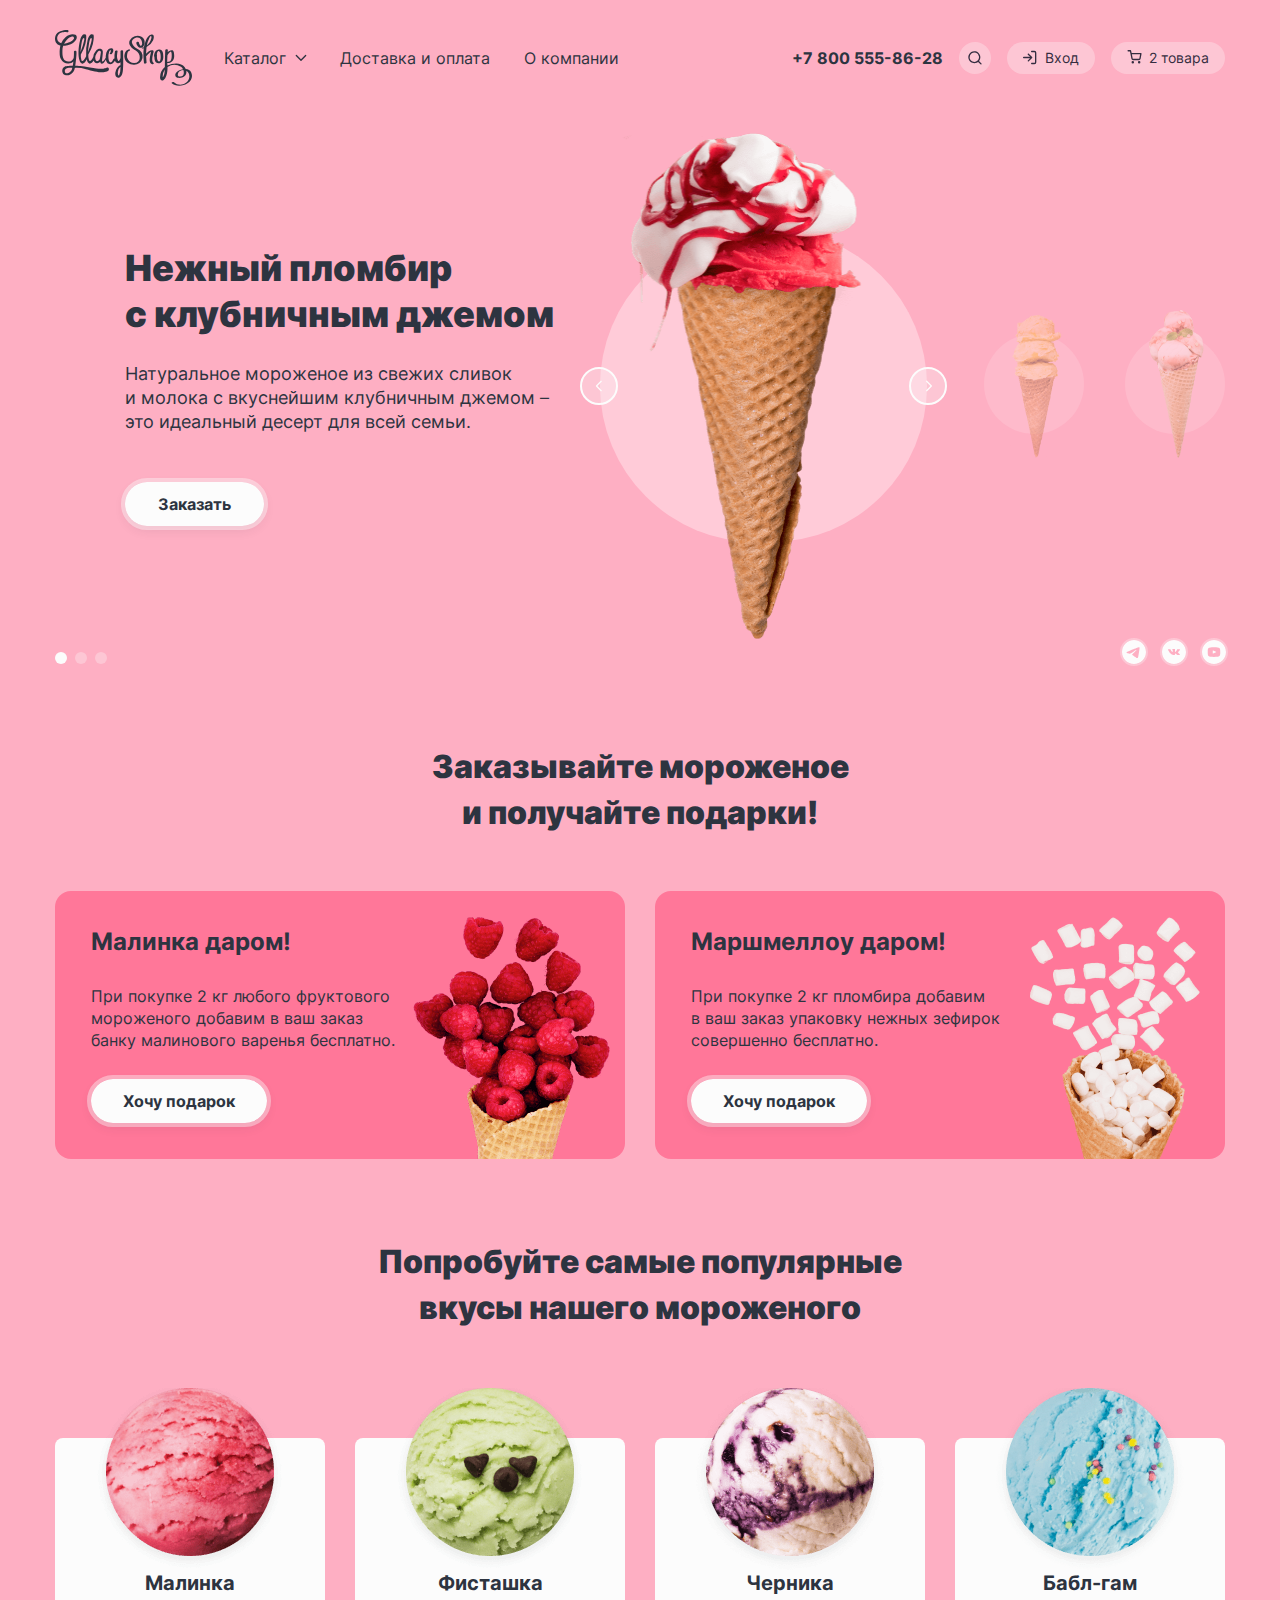
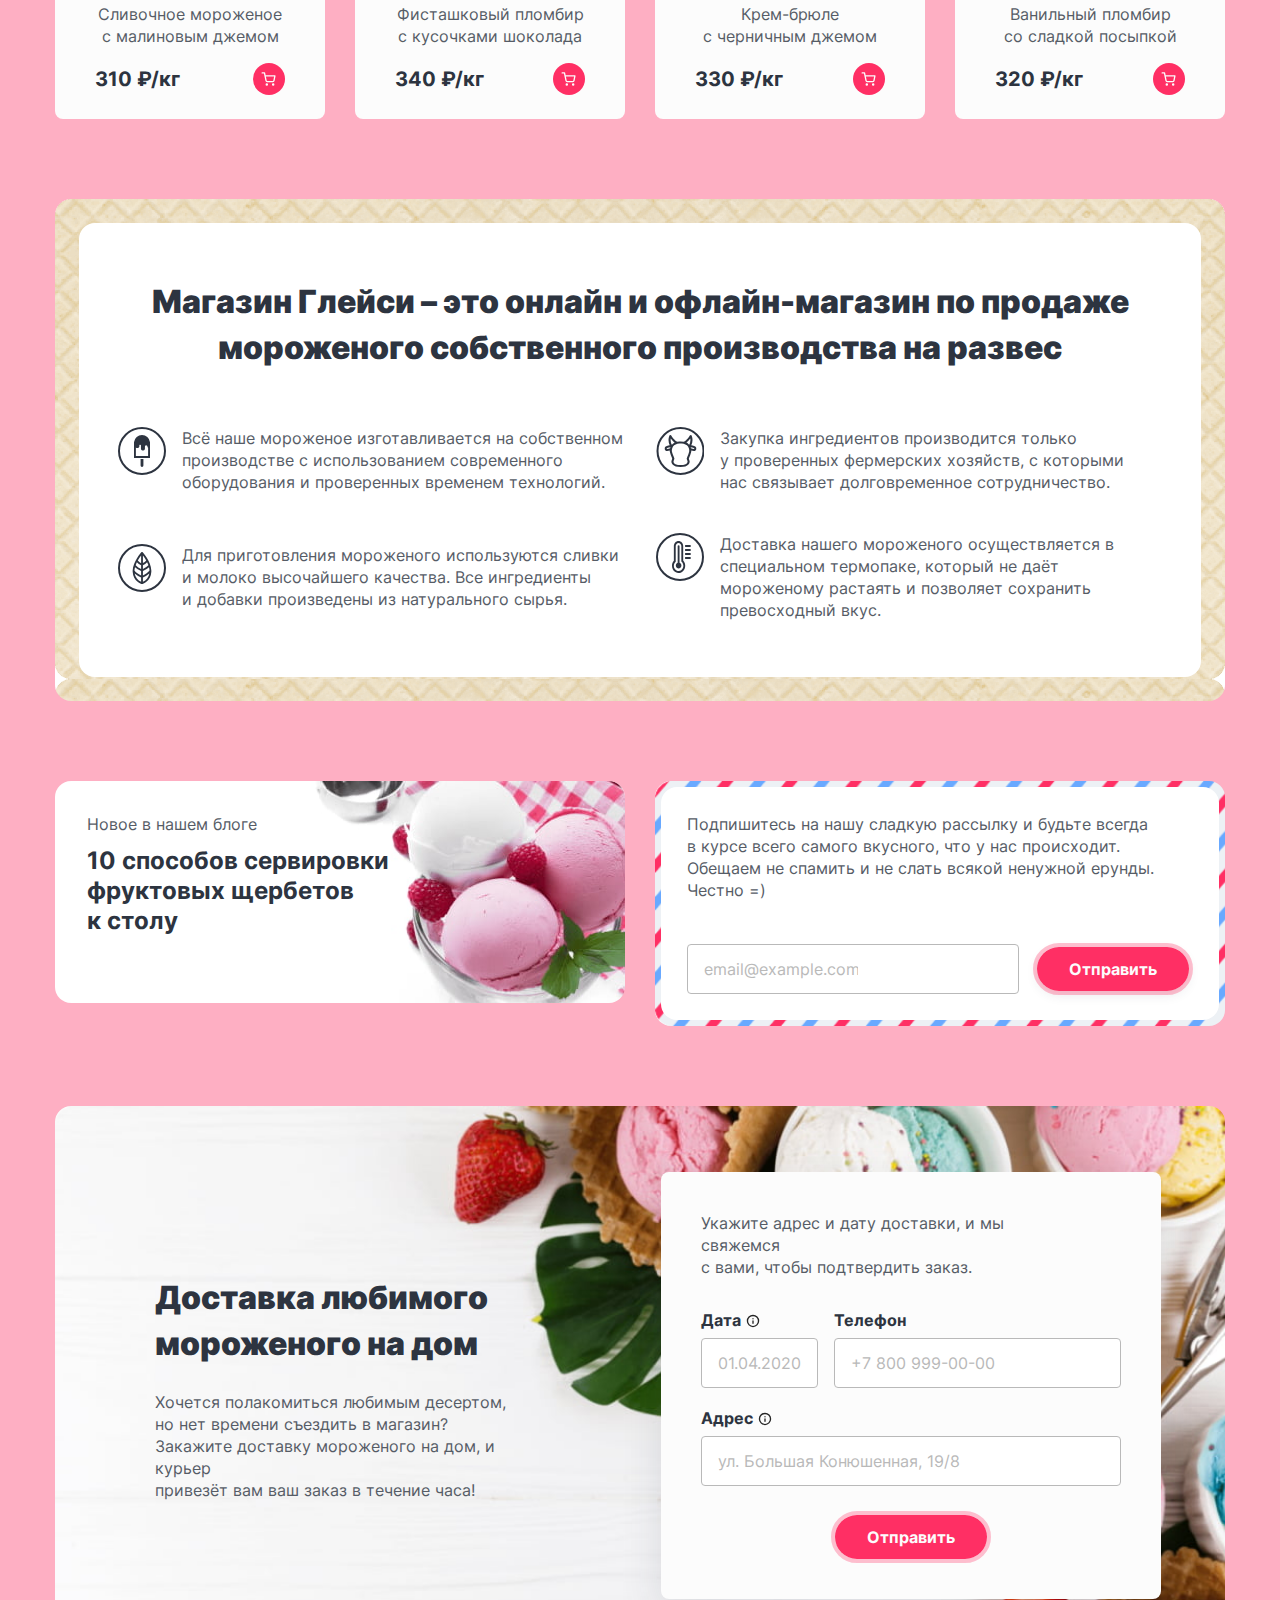
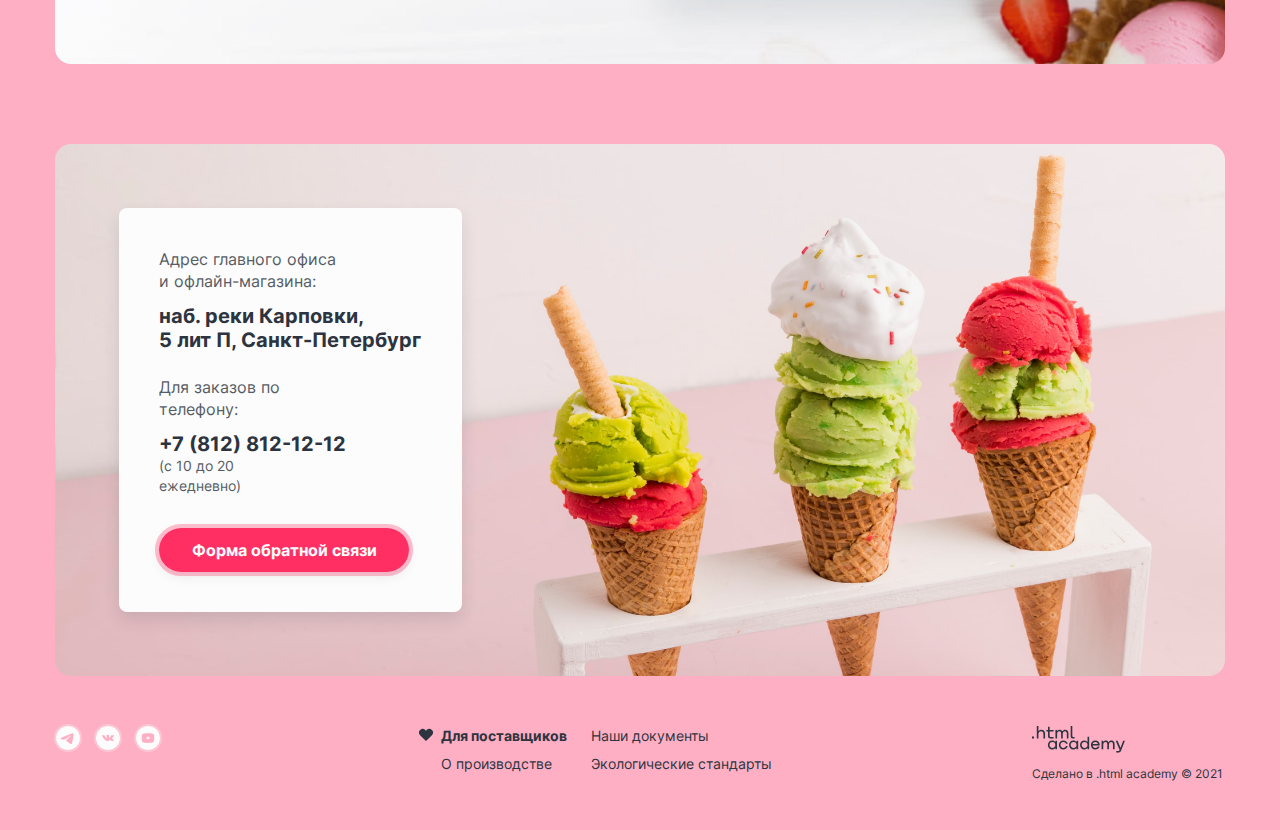
<file: index.html>
<!DOCTYPE html>
<html lang="ru">
  <head>
    <meta charset="utf-8">
    <title>Глейси: главная страница</title>
    <link rel="icon" href="favicon.ico">
    <link rel="icon" type="image/png" href="images/favicon-32.png">
    <link rel="stylesheet" href="styles/styles.css">
  </head>
  <body>
    <div class="body-container pink-background">
      <header class="page-header">
        <nav class="page-navigation">
          <img class="page-navigation-logo" src="images/logo.svg" width="137" height="56" alt="Логотип интернет-магазина Глейси.">
          <ul class="page-navigation-list">
            <li class="page-navigation-item dropdown-catalog">
                <a class="page-navigation-link dropdown-catalog-link" href="#">Каталог</a>
                <ul class="dropdown-catalog-content-list">
                  <li class="dropdown-catalog-content-item">
                    <a class="dropdown-catalog-content-link novelties" href="#">Новинки</a>
                  </li>
                  <li class="dropdown-catalog-content-item">
                    <a class="dropdown-catalog-content-link" href="catalog.html">Сливочное</a>
                  </li>
                  <li class="dropdown-catalog-content-item">
                    <a class="dropdown-catalog-content-link" href="#">Щербеты</a>
                  </li>
                  <li class="dropdown-catalog-content-item">
                    <a class="dropdown-catalog-content-link" href="#">Фруктовый лед</a>
                  </li>
                  <li class="dropdown-catalog-content-item">
                    <a class="dropdown-catalog-content-link" href="#">Мелорин</a>
                  </li>
                </ul>
            </li>
            <li class="page-navigation-item">
              <a class="page-navigation-link" href="#">Доставка и оплата</a>
            </li>
            <li class="page-navigation-item">
              <a class="page-navigation-link" href="#">О компании</a>
            </li>
          </ul>
          <ul class="page-user-menu">
            <li class="page-user-menu-item">
              <a class="page-navigation-link-phone" href="+78005558628">+7 800 555-86-28</a>
            </li>
            <li class="page-user-menu-item">
              <a class="page-user-menu-link search" href="#">
                <svg class="navigation-icon" aria-hidden="true" focusable="false" width="14" height="14" viewBox="0 0 14 14" fill="currentColor" xmlns="http://www.w3.org/2000/svg"><path fill-rule="evenodd" clip-rule="evenodd" d="M1.663 6.188a4.667 4.667 0 1 1 8.028 3.237.674.674 0 0 0-.124.124 4.667 4.667 0 0 1-7.904-3.361Zm8.412 4.688a6 6 0 1 1 .943-.943l2.45 2.45a.667.667 0 1 1-.943.943l-2.45-2.45Z"/></svg>
                <span class="visually-hidden">
                  Поиск.
                </span>
              </a>
              <div class="popover-search">
                <button class="search-close-button" type="button">
                  <svg class="navigation-icon" aria-hidden="true" focusable="false" width="14" height="14" viewBox="0 0 14 14" fill="currentColor" xmlns="http://www.w3.org/2000/svg"><path fill-rule="evenodd" clip-rule="evenodd" d="M1.663 6.188a4.667 4.667 0 1 1 8.028 3.237.674.674 0 0 0-.124.124 4.667 4.667 0 0 1-7.904-3.361Zm8.412 4.688a6 6 0 1 1 .943-.943l2.45 2.45a.667.667 0 1 1-.943.943l-2.45-2.45Z"/></svg>
                <span class="visually-hidden">Поиск.</span>
                <span class="visually-hidden">Закрыть.</span>
                </button>
                <div class="popover-search-content">
                  <h2 class="visually-hidden">Форма поиска по сайту.</h2>
                  <form class="popover-search-form" action="https://echo.htmlacademy.ru/" method="post">
                    <label class="visually-hidden" for="popover-entry-form-field">Поиск по сайту.</label>
                    <input class="popover-search-form-field" type="email" name="popover-search-form-field" id="popover-entry-form-field" placeholder="Поиск по сайту">
                    <label class="visually-hidden" for="popover-search-form-reset">Сброс.</label>
                    <input class="popover-search-form-reset" type="reset" id="popover-search-form-reset" value="">
                  </form>
                </div>
              </div>
            </li>
            <li class="page-user-menu-item">
              <a class="page-user-menu-link entry" href="#">
                <svg class="navigation-icon" aria-hidden="true" focusable="false" width="16" height="16" viewBox="0 0 16 16" fill="currentColor" xmlns="http://www.w3.org/2000/svg"><path fill-rule="evenodd" clip-rule="evenodd" d="M8 1.525c0-.369.298-.667.667-.667h2.666a2 2 0 0 1 2 2v9.333a2 2 0 0 1-2 2H8.667a.667.667 0 0 1 0-1.333h2.666A.667.667 0 0 0 12 12.19V2.858a.666.666 0 0 0-.667-.667H8.667A.667.667 0 0 1 8 1.525ZM4.862 3.72c.26-.26.682-.26.943 0l3.329 3.329a.673.673 0 0 1 .2.476.664.664 0 0 1-.2.476l-3.33 3.328a.667.667 0 1 1-.942-.943l2.195-2.195H.667a.667.667 0 1 1 0-1.333h6.39L4.862 4.663a.667.667 0 0 1 0-.943Z"/></svg>
                Вход
              </a>
              <div class="popover-entry">
                <button class="entry-close-button" type="button">
                  <svg class="navigation-icon" aria-hidden="true" focusable="false" width="16" height="16" viewBox="0 0 16 16" fill="currentColor" xmlns="http://www.w3.org/2000/svg"><path fill-rule="evenodd" clip-rule="evenodd" d="M8 1.525c0-.369.298-.667.667-.667h2.666a2 2 0 0 1 2 2v9.333a2 2 0 0 1-2 2H8.667a.667.667 0 0 1 0-1.333h2.666A.667.667 0 0 0 12 12.19V2.858a.666.666 0 0 0-.667-.667H8.667A.667.667 0 0 1 8 1.525ZM4.862 3.72c.26-.26.682-.26.943 0l3.329 3.329a.673.673 0 0 1 .2.476.664.664 0 0 1-.2.476l-3.33 3.328a.667.667 0 1 1-.942-.943l2.195-2.195H.667a.667.667 0 1 1 0-1.333h6.39L4.862 4.663a.667.667 0 0 1 0-.943Z"/></svg>
                  Вход
                  <span class="visually-hidden">Закрыть.</span>
                </button>
                <div class="popover-entry-content">
                  <h2 class="popover-entry-title">Личный кабинет</h2>
                  <form class="popover-entry-form" action="https://echo.htmlacademy.ru/" method="post">
                    <label class="visually-hidden" for="popover-entry-form-email">Ваш email.</label>
                    <input class="popover-entry-form-input" type="email" name="popover-entry-form-email" id="popover-entry-form-email" placeholder="email@example.com">
                    <label class="visually-hidden" for="popover-entry-form-password">Ваш пароль.</label>
                    <input class="popover-entry-form-input" type="password" name="popover-entry-form-password" id="popover-entry-form-password">
                    <button class="popover-entry-form-button" type="submit">Войти</button>
                    <div class="popover-entry-form-links-wrapper">
                      <a class="popover-entry-form-link" href="#">Забыли пароль?</a>
                      <a class="popover-entry-form-link" href="#">Регистрация</a>
                    </div>
                  </form>
                </div>
              </div>
            </li>
            <li class="page-user-menu-item">
              <a class="page-user-menu-link basket" href="#">
                <svg class="navigation-icon" aria-hidden="true" focusable="false" width="16" height="16" viewBox="0 0 16 16" fill="currentColor" xmlns="http://www.w3.org/2000/svg"><path fill-rule="evenodd" clip-rule="evenodd" d="M1.167.108a.667.667 0 1 0 0 1.333h1.77l.468 2.336a.664.664 0 0 0 .011.053l.967 4.833a1.826 1.826 0 0 0 1.819 1.47h5.62a1.826 1.826 0 0 0 1.819-1.47l.001-.005.927-4.861a.667.667 0 0 0-.655-.792H4.611L4.138.644a.667.667 0 0 0-.654-.536H1.167ZM5.69 8.402l-.813-4.064h8.23l-.775 4.067a.492.492 0 0 1-.492.395H6.183a.492.492 0 0 1-.492-.397Zm-1.134 3.961a1.246 1.246 0 1 1 2.492 0 1.246 1.246 0 0 1-2.492 0Zm6.374 0a1.246 1.246 0 1 1 2.491 0 1.246 1.246 0 0 1-2.491 0Z"/></svg>
                <span class="visually-hidden">
                  Корзина.
                </span>
                <span class="basket-quantity">
                  2 товара
                </span>
              </a>
              <div class="popover-basket">
                <button class="basket-close-button" type="button">
                  <svg class="navigation-icon" aria-hidden="true" focusable="false" width="16" height="16" viewBox="0 0 16 16" fill="#fcfcfc" xmlns="http://www.w3.org/2000/svg"><path fill-rule="evenodd" clip-rule="evenodd" d="M1.167.108a.667.667 0 1 0 0 1.333h1.77l.468 2.336a.664.664 0 0 0 .011.053l.967 4.833a1.826 1.826 0 0 0 1.819 1.47h5.62a1.826 1.826 0 0 0 1.819-1.47l.001-.005.927-4.861a.667.667 0 0 0-.655-.792H4.611L4.138.644a.667.667 0 0 0-.654-.536H1.167ZM5.69 8.402l-.813-4.064h8.23l-.775 4.067a.492.492 0 0 1-.492.395H6.183a.492.492 0 0 1-.492-.397Zm-1.134 3.961a1.246 1.246 0 1 1 2.492 0 1.246 1.246 0 0 1-2.492 0Zm6.374 0a1.246 1.246 0 1 1 2.491 0 1.246 1.246 0 0 1-2.491 0Z"/></svg>
                  2 товара<span class="visually-hidden">Закрыть.</span>
                </button>
                <div class="popover-basket-content">
                  <h2 class="popover-basket-title">Корзина</h2>
                  <ul class="popover-basket-list">
                    <li class="popover-basket-item">
                      <img class="popover-basket-item-image" src="images/cards/raspberry-ice-cream-card-mini.png" width="46" height="46" alt="Сливочное мороженое с малиновым джемом.">
                      <div class="popover-basket-item-title-wripper">
                        <h3 class="popover-basket-item-title">Малинка</h3>
                        <p class="popover-basket-item-description">1 кг х 310 ₽</p>
                      </div>
                      <p class="popover-basket-item-price">310 ₽</p>
                      <button class="popover-basket-item-delete" type="button">
                        <span class="visually-hidden">Удалить из корзины.</span>
                      </button>
                    </li>
                    <li class="popover-basket-item">
                      <img class="popover-basket-item-image" src="images/cards/bubble-gum-ice-cream-card-mini.png" width="46" height="46" alt="Ванильный пломбир со сладкой посыпкой.">
                      <div class="popover-basket-item-title-wripper">
                        <h3 class="popover-basket-item-title">Бабл-гам</h3>
                        <p class="popover-basket-item-description">1,5 кг х 320 ₽</p>
                      </div>
                      <p class="popover-basket-item-price">480 ₽</p>
                      <button class="popover-basket-item-delete" type="button">
                        <span class="visually-hidden">Удалить из корзины.</span>
                      </button>
                    </li>
                  </ul>
                  <form class="popover-basket-form" action="https://echo.htmlacademy.ru/" method="post">
                    <button class="popover-basket-form-button" type="submit">Оформить заказ</button>
                    <p class="popover-basket-form-sum">
                    Итого: <output class="sum-basket" name="sum-basket">790</output> ₽
                    </p>
                  </form>
                </div>
              </div>
              <div class="popover-basket-empty">
                <button class="basket-close-button basket-close-button-empty" type="button">
                  <svg class="navigation-icon" aria-hidden="true" focusable="false" width="16" height="16" viewBox="0 0 16 16" fill="#fcfcfc" xmlns="http://www.w3.org/2000/svg"><path fill-rule="evenodd" clip-rule="evenodd" d="M1.167.108a.667.667 0 1 0 0 1.333h1.77l.468 2.336a.664.664 0 0 0 .011.053l.967 4.833a1.826 1.826 0 0 0 1.819 1.47h5.62a1.826 1.826 0 0 0 1.819-1.47l.001-.005.927-4.861a.667.667 0 0 0-.655-.792H4.611L4.138.644a.667.667 0 0 0-.654-.536H1.167ZM5.69 8.402l-.813-4.064h8.23l-.775 4.067a.492.492 0 0 1-.492.395H6.183a.492.492 0 0 1-.492-.397Zm-1.134 3.961a1.246 1.246 0 1 1 2.492 0 1.246 1.246 0 0 1-2.492 0Zm6.374 0a1.246 1.246 0 1 1 2.491 0 1.246 1.246 0 0 1-2.491 0Z"/></svg>
                  Нет товаров<span class="visually-hidden">Закрыть.</span>
                </button>
                <div class="popover-basket-empty-content">
                  <p class="popover-basket-empty-description">Ваша корзина пока пуста</p>
                </div>
              </div>
            </li>
          </ul>
        </nav>
      </header>
      <main class="main-container main-index">
        <div class="page-container">
          <h1 class="visually-hidden">Интернет-магазин "Глейси".</h1>
          <section class="promo">
            <h2 class="visually-hidden">Промо товары.</h2>
            <div class="promo-slider-product-column">
              <ol class="promo-slider-product-list">
                <li class="promo-slider-product-item promo-slider-product-item-current">
                  <div class="promo-slider-product-item-description-column">
                    <h3 class="promo-slider-product-title">Нежный пломбир<br> с клубничным джемом</h3>
                    <p class="promo-slider-product-text">Натуральное мороженое из свежих сливок<br> и молока с вкуснейшим клубничным джемом –<br> это идеальный десерт для всей семьи.</p>
                    <a class="promo-slider-product-link" href="#">Заказать</a>
                  </div>
                  <div class="promo-slider-product-item-image-column">
                    <div class="promo-slider-product-item-image-column-wripper strawberry-ice">
                      <div class="promo-slider-product-image-wripper-current">
                        <img class="promo-slider-product-image" src="images/main/strawberry-ice-cream.png" width="327" height="507" alt="Нежный пломбир с клубничным джемом.">
                        <span class="promo-slider-product-image-substrate"></span>
                      </div>
                      <div class="container-promo-slider-button">
                        <button class="promo-slider-button promo-slider-button-prev" type="button">
                          <svg class="promo-slider-button-icon" aria-hidden="true" focusable="false" width="17" height="16" viewBox="0 0 17 16" fill="#fcfcfc" xmlns="http://www.w3.org/2000/svg"><path fill-rule="evenodd" clip-rule="evenodd" d="M9.71 13.135a.665.665 0 0 0 .94-.94l-4.2-4.201 4.2-4.202a.665.665 0 0 0-.94-.94L5.042 7.52l-.003.003c-.26.26-.26.681 0 .94l4.671 4.672Z"/></svg>
                          <span class="visually-hidden">Предыдущий товар.</span>
                        </button>
                        <button class="promo-slider-button promo-slider-button-next" type="button">
                          <svg class="promo-slider-button-icon" aria-hidden="true" focusable="false" width="16" height="16" viewBox="0 0 16 16" fill="#fcfcfc" xmlns="http://www.w3.org/2000/svg"><path fill-rule="evenodd" clip-rule="evenodd" d="M7.135 2.865a.665.665 0 1 0-.94.94l4.201 4.201-4.201 4.202a.665.665 0 0 0 .94.94l4.669-4.669.003-.002c.26-.26.26-.681 0-.94L7.135 2.864Z"/></svg>
                          <span class="visually-hidden">Следующий товар.</span>
                        </button>
                      </div>
                    </div>
                    <div class="promo-slider-product-image-wripper">
                      <img class="promo-slider-product-image" src="images/main/banana-ice-cream.png" width="312" height="507" alt="Сливочное мороженое со вкусом банана.">
                      <span class="promo-slider-product-image-substrate"></span>
                    </div>
                    <div class="promo-slider-product-image-wripper">
                      <img class="promo-slider-product-image" src="images/main/caramel-ice-cream.png" width="350" height="507" alt="Карамельный пломбир с маршмеллоу.">
                      <span class="promo-slider-product-image-substrate"></span>
                    </div>
                  </div>
                </li>
                <li class="promo-slider-product-item">
                  <div class="promo-slider-product-item-description-column">
                    <h3 class="promo-slider-product-title">Сливочное мороженое со вкусом банана</h3>
                    <p class="promo-slider-product-text">Сливочное мороженое с ярким банановым<br> вкусом подарит вам свежесть и наслаждение<br> даже в самый жаркий летний день.</p>
                    <a class="promo-slider-product-link" href="#">Заказать</a>
                  </div>
                  <div class="promo-slider-product-item-image-column">
                    <div class="promo-slider-product-item-image-column-wripper banana-ice">
                      <div class="promo-slider-product-image-wripper-current">
                        <img class="promo-slider-product-image" src="images/main/banana-ice-cream.png" width="312" height="507" alt="Сливочное мороженое со вкусом банана.">
                        <span class="promo-slider-product-image-substrate"></span>
                      </div>
                      <div class="container-promo-slider-button">
                        <button class="promo-slider-button promo-slider-button-prev" type="button">
                          <svg class="promo-slider-button-icon" aria-hidden="true" focusable="false" width="17" height="16" viewBox="0 0 17 16" fill="#fcfcfc" xmlns="http://www.w3.org/2000/svg"><path fill-rule="evenodd" clip-rule="evenodd" d="M9.71 13.135a.665.665 0 0 0 .94-.94l-4.2-4.201 4.2-4.202a.665.665 0 0 0-.94-.94L5.042 7.52l-.003.003c-.26.26-.26.681 0 .94l4.671 4.672Z"/></svg>
                          <span class="visually-hidden">Предыдущий товар.</span>
                        </button>
                        <button class="promo-slider-button promo-slider-button-next" type="button">
                          <svg class="promo-slider-button-icon" aria-hidden="true" focusable="false" width="16" height="16" viewBox="0 0 16 16" fill="#fcfcfc" xmlns="http://www.w3.org/2000/svg"><path fill-rule="evenodd" clip-rule="evenodd" d="M7.135 2.865a.665.665 0 1 0-.94.94l4.201 4.201-4.201 4.202a.665.665 0 0 0 .94.94l4.669-4.669.003-.002c.26-.26.26-.681 0-.94L7.135 2.864Z"/></svg>
                          <span class="visually-hidden">Следующий товар.</span>
                        </button>
                      </div>
                    </div>
                    <div class="promo-slider-product-image-wripper banana-ice">
                      <img class="promo-slider-product-image" src="images/main/caramel-ice-cream.png" width="350" height="507" alt="Карамельный пломбир с маршмеллоу.">
                      <span class="promo-slider-product-image-substrate"></span>
                    </div>
                    <div class="promo-slider-product-image-wripper banana-ice">
                      <img class="promo-slider-product-image" src="images/main/strawberry-ice-cream.png" width="327" height="507" alt="Нежный пломбир с клубничным джемом.">
                      <span class="promo-slider-product-image-substrate"></span>
                    </div>
                  </div>
                </li>
                <li class="promo-slider-product-item">
                  <div class="promo-slider-product-item-description-column">
                    <h3 class="promo-slider-product-title">Карамельный пломбир с маршмеллоу</h3>
                    <p class="promo-slider-product-text">Необычный сладкий десерт с карамельным<br> топпингом и кусочками зефира завоюет<br> сердца сладкоежек всех возрастов.</p>
                    <a class="promo-slider-product-link" href="#">Заказать</a>
                  </div>
                  <div class="promo-slider-product-item-image-column">
                    <div class="promo-slider-product-item-image-column-wripper caramel-ice">
                      <div class="promo-slider-product-image-wripper-current">
                        <img class="promo-slider-product-image" src="images/main/caramel-ice-cream.png" width="350" height="507" alt="Карамельный пломбир с маршмеллоу.">
                        <span class="promo-slider-product-image-substrate"></span>
                      </div>
                      <div class="container-promo-slider-button">
                        <button class="promo-slider-button promo-slider-button-prev" type="button">
                          <svg class="promo-slider-button-icon" aria-hidden="true" focusable="false" width="17" height="16" viewBox="0 0 17 16" fill="#fcfcfc" xmlns="http://www.w3.org/2000/svg"><path fill-rule="evenodd" clip-rule="evenodd" d="M9.71 13.135a.665.665 0 0 0 .94-.94l-4.2-4.201 4.2-4.202a.665.665 0 0 0-.94-.94L5.042 7.52l-.003.003c-.26.26-.26.681 0 .94l4.671 4.672Z"/></svg>
                          <span class="visually-hidden">Предыдущий товар.</span>
                        </button>
                        <button class="promo-slider-button promo-slider-button-next" type="button">
                          <svg class="promo-slider-button-icon" aria-hidden="true" focusable="false" width="16" height="16" viewBox="0 0 16 16" fill="#fcfcfc" xmlns="http://www.w3.org/2000/svg"><path fill-rule="evenodd" clip-rule="evenodd" d="M7.135 2.865a.665.665 0 1 0-.94.94l4.201 4.201-4.201 4.202a.665.665 0 0 0 .94.94l4.669-4.669.003-.002c.26-.26.26-.681 0-.94L7.135 2.864Z"/></svg>
                          <span class="visually-hidden">Следующий товар.</span>
                        </button>
                      </div>
                    </div>
                    <div class="promo-slider-product-image-wripper caramel-ice">
                      <img class="promo-slider-product-image" src="images/main/strawberry-ice-cream.png" width="327" height="507" alt="Нежный пломбир с клубничным джемом.">
                      <span class="promo-slider-product-image-substrate"></span>
                    </div>
                    <div class="promo-slider-product-image-wripper caramel-ice">
                      <img class="promo-slider-product-image" src="images/main/banana-ice-cream.png" width="312" height="507" alt="Сливочное мороженое со вкусом банана.">
                      <span class="promo-slider-product-image-substrate"></span>
                    </div>
                  </div>
                </li>
              </ol>
            </div>
            <div class="promo-slider-pagination-column">
              <ol class="promo-slider-pagination-list">
                <li class="promo-slider-pagination-item">
                  <button class="promo-slider-pagination-button promo-slider-pagination-button-current" type="button">
                    <span class="visually-hidden">1 товар.</span>
                  </button>
                </li>
                <li class="promo-slider-pagination-item">
                  <button class="promo-slider-pagination-button" type="button">
                    <span class="visually-hidden">2 товар.</span>
                  </button>
                </li>
                <li class="promo-slider-pagination-item">
                  <button class="promo-slider-pagination-button" type="button">
                    <span class="visually-hidden">3 товар.</span>
                  </button>
                </li>
              </ol>
              <ul class="promo-slider-social-list">
                <li class="promo-slider-social-item">
                  <a class="promo-slider-social-button" href="https://t.me/htmlacademy" target="_blank">
                    <svg class="social-icon" aria-hidden="true" focusable="false" width="28" height="28" viewBox="0 0 28 28" fill="none" xmlns="http://www.w3.org/2000/svg"><path fill-rule="evenodd" clip-rule="evenodd" d="M26 14c0 6.627-5.373 12-12 12S2 20.627 2 14 7.373 2 14 2s12 5.373 12 12Zm-11.57-3.141c-1.167.485-3.5 1.49-6.998 3.014-.568.226-.866.447-.893.663-.046.366.412.51 1.034.705.085.027.173.054.263.084.613.199 1.437.432 1.865.441.389.008.823-.152 1.302-.48 3.268-2.207 4.955-3.322 5.061-3.346.075-.017.179-.039.249.024.07.062.063.18.056.212-.046.193-1.84 1.862-2.77 2.726-.29.269-.495.46-.537.504-.094.097-.19.19-.282.279-.57.548-.996.96.024 1.632.49.323.882.59 1.273.856.427.291.853.581 1.405.943.14.092.274.187.405.28.497.355.944.673 1.496.623.32-.03.652-.331.82-1.23.397-2.126 1.179-6.73 1.36-8.628a2.112 2.112 0 0 0-.02-.472.506.506 0 0 0-.172-.325c-.143-.117-.365-.142-.465-.14-.451.008-1.143.249-4.476 1.635Z" fill="#FCFCFC"/><rect x="1" y="1" width="26" height="26" rx="13" stroke="#FCFCFC" stroke-opacity=".3" stroke-width="2"/></svg>
                    <span class="visually-hidden">Telegram.</span>
                  </a>
                </li>
                <li class="promo-slider-social-item">
                  <a class="promo-slider-social-button" href="https://vk.com/htmlacademy" target="_blank">
                    <svg class="social-icon" aria-hidden="true" focusable="false" width="28" height="28" viewBox="0 0 28 28" fill="none" xmlns="http://www.w3.org/2000/svg"><path fill-rule="evenodd" clip-rule="evenodd" d="M26 14c0 6.627-5.373 12-12 12S2 20.627 2 14 7.373 2 14 2s12 5.373 12 12Zm-11.412 2.975h-.717s-1.582.083-2.976-1.188c-1.52-1.388-2.863-4.14-2.863-4.14s-.077-.18.007-.268c.095-.098.352-.104.352-.104l1.715-.01s.161.024.277.098a.476.476 0 0 1 .149.176s.277.615.644 1.17c.716 1.085 1.05 1.322 1.293 1.206.354-.17.248-1.533.248-1.533s.007-.495-.178-.716c-.143-.17-.414-.22-.533-.235-.096-.011.062-.207.267-.295.309-.133.854-.14 1.498-.135.501.005.645.032.842.074.455.096.44.405.41 1.07-.01.2-.02.43-.02.697 0 .06-.002.124-.004.19-.01.34-.023.73.233.876.132.074.453.011 1.256-1.185.381-.566.667-1.233.667-1.233s.062-.119.16-.17c.098-.052.232-.036.232-.036l1.805-.01s.542-.056.63.158c.091.226-.203.751-.94 1.612-.696.813-1.036 1.115-1.01 1.38.02.196.242.372.67.72.888.722 1.124 1.101 1.18 1.192a.447.447 0 0 0 .011.016c.398.578-.44.623-.44.623l-1.603.02s-.345.06-.798-.214c-.237-.142-.469-.375-.69-.597-.337-.339-.649-.652-.915-.578-.447.124-.433.967-.433.967s.004.18-.098.276c-.11.105-.328.126-.328.126Z" fill="#FCFCFC"/><rect x="1" y="1" width="26" height="26" rx="13" stroke="#FCFCFC" stroke-opacity=".3" stroke-width="2"/></svg>
                    <span class="visually-hidden">Vkontakte.</span>
                  </a>
                </li>
                <li class="promo-slider-social-item">
                  <a class="promo-slider-social-button" href="https://www.youtube.com/user/htmlacademyru" target="_blank">
                    <svg class="social-icon" aria-hidden="true" focusable="false" width="28" height="28" viewBox="0 0 28 28" fill="none" xmlns="http://www.w3.org/2000/svg"><path d="m16.004 13.791-2.808-1.31c-.245-.114-.446.014-.446.285v2.468c0 .271.201.399.446.285l2.807-1.31c.246-.115.246-.303 0-.418ZM14 2C7.372 2 2 7.372 2 14s5.372 12 12 12 12-5.372 12-12S20.628 2 14 2Zm0 16.875c-6.143 0-6.25-.554-6.25-4.875S7.857 9.125 14 9.125c6.142 0 6.25.554 6.25 4.875s-.108 4.875-6.25 4.875Z" fill="#FCFCFC"/><rect x="1" y="1" width="26" height="26" rx="13" stroke="#FCFCFC" stroke-opacity=".3" stroke-width="2"/></svg>
                    <span class="visually-hidden">Youtube.</span>
                  </a>
                </li>
              </ul>
            </div>
          </section>
          <section class="promo-action">
            <h2 class="visually-hidden">Промоакции.</h2>
            <p class="promo-action-title">Заказывайте мороженое и получайте подарки!</p>
            <div class="promo-action-column">
              <article class="promo-action-product">
                <div class="promo-action-product-container">
                  <h3 class="promo-action-product-title">Малинка даром!</h3>
                  <p class="promo-action-product-text">При покупке 2 кг любого фруктового мороженого добавим в ваш заказ<br> банку малинового варенья бесплатно.</p>
                  <a class="promo-action-product-link" href="#">Хочу подарок</a>
                </div>
              </article>
              <article class="promo-action-product">
                <div class="promo-action-product-container">
                  <h3 class="promo-action-product-title">Маршмеллоу даром!</h3>
                  <p class="promo-action-product-text">При покупке 2 кг пломбира добавим<br> в ваш заказ упаковку нежных зефирок совершенно бесплатно.</p>
                  <a class="promo-action-product-link" href="#">Хочу подарок</a>
                </div>
              </article>
            </div>
          </section>
          <section class="catalog">
            <h2 class="visually-hidden">Популярные вкусы нашего мороженого.</h2>
            <p class="catalog-title">Попробуйте самые популярные вкусы нашего мороженого</p>
            <ul class="catalog-list">
              <li class="catalog-item">
                <a class="catalog-item-image-link" href="#">
                  <img class="catalog-item-image" src="images/cards/raspberry-ice-cream-card.png" width="270" height="184" alt="Сливочное мороженое с малиновым джемом.">
                </a>
                <div class="catalog-item-content-container">
                  <a class="catalog-item-title-link" href="#">
                    <h3 class="catalog-item-title">Малинка</h3>
                  </a>
                  <p class="catalog-item-description">Сливочное мороженое с малиновым джемом</p>
                  <div class="catalog-item-price-container">
                    <b class="catalog-item-price">310 ₽/<span class="catalog-product-item-price-kg">кг</span></b>
                    <button class="catalog-item-button" type="button">
                      <svg class="catalog-item-button-icon" aria-hidden="true" focusable="false" width="16" height="16" viewBox="0 0 16 16" fill="#FCFCFC" xmlns="http://www.w3.org/2000/svg"><path fill-rule="evenodd" clip-rule="evenodd" d="M1.167 1.25a.667.667 0 0 0 0 1.333h1.77l.468 2.336a.664.664 0 0 0 .011.053l.967 4.833a1.825 1.825 0 0 0 1.819 1.47h5.62a1.826 1.826 0 0 0 1.819-1.47l.001-.005.927-4.861a.667.667 0 0 0-.655-.792H4.611l-.473-2.361a.667.667 0 0 0-.654-.536H1.167ZM5.69 9.544 4.878 5.48h8.23l-.775 4.067a.492.492 0 0 1-.492.395H6.183a.492.492 0 0 1-.492-.397Zm-1.134 3.961a1.246 1.246 0 1 1 2.492 0 1.246 1.246 0 0 1-2.492 0Zm6.374 0a1.246 1.246 0 1 1 2.491 0 1.246 1.246 0 0 1-2.491 0Z"/></svg>
                      <span class="visually-hidden">Добавить в корзину.</span>
                    </button>
                  </div>
                </div>
              </li>
              <li class="catalog-item">
                <a class="catalog-item-image-link" href="#">
                  <img class="catalog-item-image" src="images/cards/pistachio-ice-cream-card.png" width="270" height="184" alt="Фисташковый пломбир с кусочками шоколада.">
                </a>
                <div class="catalog-item-content-container">
                  <a class="catalog-item-title-link" href="#">
                    <h3 class="catalog-item-title">Фисташка</h3>
                  </a>
                  <p class="catalog-item-description">Фисташковый пломбир с кусочками шоколада</p>
                  <div class="catalog-item-price-container">
                    <b class="catalog-item-price">340 ₽/<span class="catalog-product-item-price-kg">кг</span></b>
                    <button class="catalog-item-button" type="button">
                      <svg class="catalog-item-button-icon" aria-hidden="true" focusable="false" width="16" height="16" viewBox="0 0 16 16" fill="#FCFCFC" xmlns="http://www.w3.org/2000/svg"><path fill-rule="evenodd" clip-rule="evenodd" d="M1.167 1.25a.667.667 0 0 0 0 1.333h1.77l.468 2.336a.664.664 0 0 0 .011.053l.967 4.833a1.825 1.825 0 0 0 1.819 1.47h5.62a1.826 1.826 0 0 0 1.819-1.47l.001-.005.927-4.861a.667.667 0 0 0-.655-.792H4.611l-.473-2.361a.667.667 0 0 0-.654-.536H1.167ZM5.69 9.544 4.878 5.48h8.23l-.775 4.067a.492.492 0 0 1-.492.395H6.183a.492.492 0 0 1-.492-.397Zm-1.134 3.961a1.246 1.246 0 1 1 2.492 0 1.246 1.246 0 0 1-2.492 0Zm6.374 0a1.246 1.246 0 1 1 2.491 0 1.246 1.246 0 0 1-2.491 0Z"/></svg>
                      <span class="visually-hidden">Добавить в корзину.</span>
                    </button>
                  </div>
                </div>
              </li>
              <li class="catalog-item">
                <a class="catalog-item-image-link" href="#">
                  <img class="catalog-item-image" src="images/cards/blueberry-ice-cream-card.png" width="270" height="184" alt="Крем-брюле с черничным джемом.">
                </a>
                <div class="catalog-item-content-container">
                  <a class="catalog-item-title-link" href="#">
                    <h3 class="catalog-item-title">Черника</h3>
                  </a>
                  <p class="catalog-item-description">Крем-брюле<br> с черничным джемом</p>
                  <div class="catalog-item-price-container">
                    <b class="catalog-item-price">330 ₽/<span class="catalog-product-item-price-kg">кг</span></b>
                    <button class="catalog-item-button" type="button">
                      <svg class="catalog-item-button-icon" aria-hidden="true" focusable="false" width="16" height="16" viewBox="0 0 16 16" fill="#FCFCFC" xmlns="http://www.w3.org/2000/svg"><path fill-rule="evenodd" clip-rule="evenodd" d="M1.167 1.25a.667.667 0 0 0 0 1.333h1.77l.468 2.336a.664.664 0 0 0 .011.053l.967 4.833a1.825 1.825 0 0 0 1.819 1.47h5.62a1.826 1.826 0 0 0 1.819-1.47l.001-.005.927-4.861a.667.667 0 0 0-.655-.792H4.611l-.473-2.361a.667.667 0 0 0-.654-.536H1.167ZM5.69 9.544 4.878 5.48h8.23l-.775 4.067a.492.492 0 0 1-.492.395H6.183a.492.492 0 0 1-.492-.397Zm-1.134 3.961a1.246 1.246 0 1 1 2.492 0 1.246 1.246 0 0 1-2.492 0Zm6.374 0a1.246 1.246 0 1 1 2.491 0 1.246 1.246 0 0 1-2.491 0Z"/></svg>
                      <span class="visually-hidden">Добавить в корзину.</span>
                    </button>
                  </div>
                </div>
              </li>
              <li class="catalog-item">
                <a class="catalog-item-image-link" href="#">
                  <img class="catalog-item-image" src="images/cards/bubble-gum-ice-cream-card.png" width="270" height="184" alt="Ванильный пломбир со сладкой посыпкой.">
                </a>
                <div class="catalog-item-content-container">
                  <a class="catalog-item-title-link" href="#">
                    <h3 class="catalog-item-title">Бабл-гам</h3>
                  </a>
                  <p class="catalog-item-description">Ванильный пломбир<br> со сладкой посыпкой</p>
                  <div class="catalog-item-price-container">
                    <b class="catalog-item-price">320 ₽/<span class="catalog-product-item-price-kg">кг</span></b>
                    <button class="catalog-item-button" type="button">
                      <svg class="catalog-item-button-icon" aria-hidden="true" focusable="false" width="16" height="16" viewBox="0 0 16 16" fill="#FCFCFC" xmlns="http://www.w3.org/2000/svg"><path fill-rule="evenodd" clip-rule="evenodd" d="M1.167 1.25a.667.667 0 0 0 0 1.333h1.77l.468 2.336a.664.664 0 0 0 .011.053l.967 4.833a1.825 1.825 0 0 0 1.819 1.47h5.62a1.826 1.826 0 0 0 1.819-1.47l.001-.005.927-4.861a.667.667 0 0 0-.655-.792H4.611l-.473-2.361a.667.667 0 0 0-.654-.536H1.167ZM5.69 9.544 4.878 5.48h8.23l-.775 4.067a.492.492 0 0 1-.492.395H6.183a.492.492 0 0 1-.492-.397Zm-1.134 3.961a1.246 1.246 0 1 1 2.492 0 1.246 1.246 0 0 1-2.492 0Zm6.374 0a1.246 1.246 0 1 1 2.491 0 1.246 1.246 0 0 1-2.491 0Z"/></svg>
                      <span class="visually-hidden">Добавить в корзину.</span>
                    </button>
                  </div>
                </div>
              </li>
            </ul>
          </section>
          <section class="about-us">
            <div class="about-us-container">
              <h2 class="visually-hidden">О нас.</h2>
              <p class="about-us-title">Магазин Глейси – это онлайн и офлайн-магазин по продаже мороженого собственного производства на развес</p>
              <ul class="advantages-list">
                <li class="advantages-item">
                  <p class="advantages-item-text">
                  Всё наше мороженое изготавливается на собственном производстве с использованием современного оборудования и проверенных временем технологий.
                  </p>
                </li>
                <li class="advantages-item">
                  <p class="advantages-item-text">
                    Закупка ингредиентов производится только<br> у проверенных фермерских хозяйств, с которыми<br> нас связывает долговременное сотрудничество.
                  </p>
                </li>
                <li class="advantages-item">
                  <p class="advantages-item-text">
                    Для приготовления мороженого используются сливки<br> и молоко высочайшего качества. Все ингредиенты<br> и добавки произведены из натурального сырья.
                  </p>
                </li>
                <li class="advantages-item">
                  <p class="advantages-item-text">
                    Доставка нашего мороженого осуществляется в специальном термопаке, который не даёт мороженому растаять и позволяет сохранить превосходный вкус.
                  </p>
                </li>
              </ul>
            </div>
          </section>
          <div class="side-subscribe-container">
            <article class="side-information">
              <h2 class="side-information-title">Новое в нашем блоге</h2>
              <p class="side-information-text">
                <a class="side-information-text-link" href="#">10 способов сервировки фруктовых щербетов<br> к столу</a>
              </p>
            </article>
            <article class="subscribe">
              <div class="subscribe-container">
                <h2 class="visually-hidden">Оформить подписку.</h2>
                <p class="subscribe-discription">Подпишитесь на нашу сладкую рассылку и будьте всегда<br> в курсе всего самого вкусного, что у нас происходит. Обещаем не спамить и не слать всякой ненужной ерунды. Честно =)</p>
                <form class="subscribe-form" action="https://echo.htmlacademy.ru/" method="post">
                  <label class="visually-hidden" for="subscribe-form-email">Email.</label>
                  <input class="subscribe-form-field" type="email" id="subscribe-form-email" name="subscribe-form-email" placeholder="email@example.com">
                  <button class="subscribe-form-button" type="submit">Отправить</button>
                </form>
              </div>
            </article>
          </div>
          <section class="delivery">
            <div class="delivery-description-container">
              <h2 class="delivery-title">Доставка любимого мороженого на дом</h2>
              <p class="delivery-text">Хочется полакомиться любимым десертом,<br> но нет времени съездить в магазин? Закажите доставку мороженого на дом, и курьер<br> привезёт вам ваш заказ в течение часа!</p>
            </div>
            <div class="delivery-form-container">
              <p class="delivery-form-text">Укажите адрес и дату доставки, и мы свяжемся<br> с вами, чтобы подтвердить заказ.</p>
              <form class="delivery-form" action="https://echo.htmlacademy.ru/" method="post">
                <p class="delivery-form-field-group delivery-form-date-container">
                  <span class="delivery-form-label">
                    <label class="delivery-form-label" for="delivery-form-date">Дата</label>
                    <span class="tooltip">
                      <button class="tooltip-toggle" type="button" aria-labelledby="tooltip-label-date">
                        <svg class="tooltip-icon" width="14" height="14" viewBox="0 0 14 14" fill="currentColor" xmlns="http://www.w3.org/2000/svg"><g clip-path="url(#b)"><path fill-rule="evenodd" clip-rule="evenodd" d="M7 2.125a4.875 4.875 0 1 0 0 9.75 4.875 4.875 0 0 0 0-9.75ZM.792 7a6.209 6.209 0 1 1 12.417 0A6.209 6.209 0 0 1 .792 7ZM7 6.333c.368 0 .667.299.667.667v2.217a.667.667 0 0 1-1.334 0V7c0-.368.299-.667.667-.667Zm0-2.216A.667.667 0 0 0 7 5.45h.006a.667.667 0 0 0 0-1.333H7Z"/></g><defs><clipPath id="b"><path fill="#fff" d="M0 0h14v14H0z"/></clipPath></defs></svg>
                      </button>
                      <span class="tooltip-text" role="tooltip" id="tooltip-label-date">Введите желаемую дату доставки</span>
                    </span>
                  </span>
                  <input class="delivery-form-field" type="text" id="delivery-form-date" name="delivery-form-date" placeholder="01.04.2020">
                </p>
                <p class="delivery-form-field-group delivery-form-phone-container">
                  <label class="delivery-form-label" for="delivery-form-phone">Телефон</label>
                  <input class="delivery-form-field" type="text" id="delivery-form-phone" name="delivery-form-phone" placeholder="+7 800 999-00-00">
                </p>
                <p class="delivery-form-field-group delivery-form-adress-container">
                  <span class="delivery-form-label">
                    <label class="delivery-form-label" for="delivery-form-address">Адрес</label>
                    <span class="tooltip">
                      <button class="tooltip-toggle" type="button" aria-labelledby="tooltip-label-address">
                        <svg class="tooltip-icon" width="14" height="14" viewBox="0 0 14 14" fill="currentColor" xmlns="http://www.w3.org/2000/svg"><g clip-path="url(#a)"><path fill-rule="evenodd" clip-rule="evenodd" d="M7 2.125a4.875 4.875 0 1 0 0 9.75 4.875 4.875 0 0 0 0-9.75ZM.792 7a6.209 6.209 0 1 1 12.417 0A6.209 6.209 0 0 1 .792 7ZM7 6.333c.368 0 .667.299.667.667v2.217a.667.667 0 0 1-1.334 0V7c0-.368.299-.667.667-.667Zm0-2.216A.667.667 0 0 0 7 5.45h.006a.667.667 0 0 0 0-1.333H7Z"/></g><defs><clipPath id="a"><path fill="#fff" d="M0 0h14v14H0z"/></clipPath></defs></svg>
                      </button>
                      <span class="tooltip-text" role="tooltip" id="tooltip-label-address">Введите название улицы, дома и квартиры</span>
                    </span>
                  </span>
                    <input class="delivery-form-field" type="text" id="delivery-form-address" name="delivery-form-address" placeholder="ул. Большая Конюшенная, 19/8">
                </p>
                <button class="delivery-form-button" type="submit">Отправить</button>
              </form>
            </div>
          </section>
          <section class="contacts">
            <h2 class="visually-hidden">Контакты.</h2>
            <div class="contacts-address-container">
              <p class="contacts-address-description">Адрес главного офиса<br> и офлайн-магазина:</p>
              <address class="contacts-address">
                <p class="contacts-address-text">наб. реки Карповки,<br> 5 лит П, Санкт-Петербург</p>
              </address>
              <p class="contacts-address-description">Для заказов по телефону:</p>
              <address class="contacts-address-phone">
                <a class="contacts-address-phone-link" href="+78128121212">+7 (812) 812-12-12</a>
              </address>
              <p class="contacts-address-description-small">(с 10 до 20 ежедневно)</p>
              <button class="contacts-button-feedback" type="button">Форма обратной связи</button>
            </div>
          </section>
        </div>
      </main>
      <footer class="page-footer">
        <div class="page-footer-container page-footer-container-index">
          <section class="footer-social">
            <h2 class="visually-hidden">Наши социальные сети.</h2>
            <ul class="footer-social-list">
              <li class="footer-social-item">
                <a class="footer-social-item-button" href="https://t.me/htmlacademy" target="_blank">
                  <svg class="social-icon" aria-hidden="true" focusable="false" width="28" height="28" viewBox="0 0 28 28" fill="none" xmlns="http://www.w3.org/2000/svg"><path fill-rule="evenodd" clip-rule="evenodd" d="M26 14c0 6.627-5.373 12-12 12S2 20.627 2 14 7.373 2 14 2s12 5.373 12 12Zm-11.57-3.141c-1.167.485-3.5 1.49-6.998 3.014-.568.226-.866.447-.893.663-.046.366.412.51 1.034.705.085.027.173.054.263.084.613.199 1.437.432 1.865.441.389.008.823-.152 1.302-.48 3.268-2.207 4.955-3.322 5.061-3.346.075-.017.179-.039.249.024.07.062.063.18.056.212-.046.193-1.84 1.862-2.77 2.726-.29.269-.495.46-.537.504-.094.097-.19.19-.282.279-.57.548-.996.96.024 1.632.49.323.882.59 1.273.856.427.291.853.581 1.405.943.14.092.274.187.405.28.497.355.944.673 1.496.623.32-.03.652-.331.82-1.23.397-2.126 1.179-6.73 1.36-8.628a2.112 2.112 0 0 0-.02-.472.506.506 0 0 0-.172-.325c-.143-.117-.365-.142-.465-.14-.451.008-1.143.249-4.476 1.635Z" fill="#FCFCFC"/><rect x="1" y="1" width="26" height="26" rx="13" stroke="#FCFCFC" stroke-opacity=".3" stroke-width="2"/></svg>
                  <span class="visually-hidden">Telegram.</span>
                </a>
              </li>
              <li class="footer-social-item">
                <a class="footer-social-item-button" href="https://vk.com/htmlacademy" target="_blank">
                  <svg class="social-icon" aria-hidden="true" focusable="false" width="28" height="28" viewBox="0 0 28 28" fill="none" xmlns="http://www.w3.org/2000/svg"><path fill-rule="evenodd" clip-rule="evenodd" d="M26 14c0 6.627-5.373 12-12 12S2 20.627 2 14 7.373 2 14 2s12 5.373 12 12Zm-11.412 2.975h-.717s-1.582.083-2.976-1.188c-1.52-1.388-2.863-4.14-2.863-4.14s-.077-.18.007-.268c.095-.098.352-.104.352-.104l1.715-.01s.161.024.277.098a.476.476 0 0 1 .149.176s.277.615.644 1.17c.716 1.085 1.05 1.322 1.293 1.206.354-.17.248-1.533.248-1.533s.007-.495-.178-.716c-.143-.17-.414-.22-.533-.235-.096-.011.062-.207.267-.295.309-.133.854-.14 1.498-.135.501.005.645.032.842.074.455.096.44.405.41 1.07-.01.2-.02.43-.02.697 0 .06-.002.124-.004.19-.01.34-.023.73.233.876.132.074.453.011 1.256-1.185.381-.566.667-1.233.667-1.233s.062-.119.16-.17c.098-.052.232-.036.232-.036l1.805-.01s.542-.056.63.158c.091.226-.203.751-.94 1.612-.696.813-1.036 1.115-1.01 1.38.02.196.242.372.67.72.888.722 1.124 1.101 1.18 1.192a.447.447 0 0 0 .011.016c.398.578-.44.623-.44.623l-1.603.02s-.345.06-.798-.214c-.237-.142-.469-.375-.69-.597-.337-.339-.649-.652-.915-.578-.447.124-.433.967-.433.967s.004.18-.098.276c-.11.105-.328.126-.328.126Z" fill="#FCFCFC"/><rect x="1" y="1" width="26" height="26" rx="13" stroke="#FCFCFC" stroke-opacity=".3" stroke-width="2"/></svg>
                  <span class="visually-hidden">Vkontakte.</span>
                </a>
              </li>
              <li class="footer-social-item">
                <a class="footer-social-item-button" href="https://www.youtube.com/user/htmlacademyru" target="_blank">
                  <svg class="social-icon" aria-hidden="true" focusable="false" width="28" height="28" viewBox="0 0 28 28" fill="none" xmlns="http://www.w3.org/2000/svg"><path d="m16.004 13.791-2.808-1.31c-.245-.114-.446.014-.446.285v2.468c0 .271.201.399.446.285l2.807-1.31c.246-.115.246-.303 0-.418ZM14 2C7.372 2 2 7.372 2 14s5.372 12 12 12 12-5.372 12-12S20.628 2 14 2Zm0 16.875c-6.143 0-6.25-.554-6.25-4.875S7.857 9.125 14 9.125c6.142 0 6.25.554 6.25 4.875s-.108 4.875-6.25 4.875Z" fill="#FCFCFC"/><rect x="1" y="1" width="26" height="26" rx="13" stroke="#FCFCFC" stroke-opacity=".3" stroke-width="2"/></svg>
                  <span class="visually-hidden">Youtube.</span>
                </a>
              </li>
            </ul>
          </section>
          <section class="our-documents">
            <h2 class="visually-hidden">Наши документы.</h2>
            <ul class="our-documents-list">
              <li class="our-documents-item">
                <a class="our-documents-item-link our-documents-item-link-current" href="#">Для поставщиков</a>
              </li>
              <li class="our-documents-item">
                <a class="our-documents-item-link" href="#">Наши документы</a>
              </li>
              <li class="our-documents-item">
                <a class="our-documents-item-link" href="#">О производстве</a>
              </li>
              <li class="our-documents-item">
                <a class="our-documents-item-link" href="#">Экологические стандарты</a>
              </li>
            </ul>
          </section>
          <div class="academy-link-container-footer">
            <a class="academy-link" href="https://htmlacademy.ru/" target="_blank">
              <img class="academy-link-container-image" src="images/logo-htmlacademy.svg" width="93" height="27" alt="Логотип htmlacademy.">
            </a>
            <p class="academy-link-container-text">Сделано в <a class="htmlacademy-link" href="https://htmlacademy.ru/" target="_blank">.html academy</a> © 2021</p>
          </div>
        </div>
      </footer>
      <div class="modal-container modal-container-close">
        <div class="modal modal-auth">
          <button class="modal-close-button" type="button">
            <span class="visually-hidden">Закрыть.</span>
          </button>
          <section class="modal-content">
            <h2 class="visually-hidden">Форма обратной связи.</h2>
            <p class="modal-title">Мы обязательно ответим вам!</p>
            <form class="modal-form" action="https://echo.htmlacademy.ru/" method="post">
              <p class="modal-form-field-group">
                <label class="visually-hidden" for="moadal-field-name">Имя и фамилия.</label>
                <input class="modal-field" type="text" id="moadal-field-name" name="moadal-field-name" placeholder="Имя и фамилия">
              </p>
              <p class="modal-form-field-group">
                <label class="visually-hidden" for="moadal-field-email">Email.</label>
                <input class="modal-field" type="email" id="moadal-field-email" name="moadal-field-email" placeholder="email@example.com">
              </p>
              <p class="modal-form-field-group">
                <label class="visually-hidden" for="modal-form-comments">Комментарий в свободной форме.</label>
                <textarea class="modal-field modal-field-comments" id="modal-form-comments" name="modal-form-comments" placeholder="В свободной форме"></textarea>
              </p>
              <button class="modal-form-button" type="submit">
                Отправить
              </button>
            </form>
          </section>
        </div>
      </div>
    </div>
  </body>
</html>
</file>
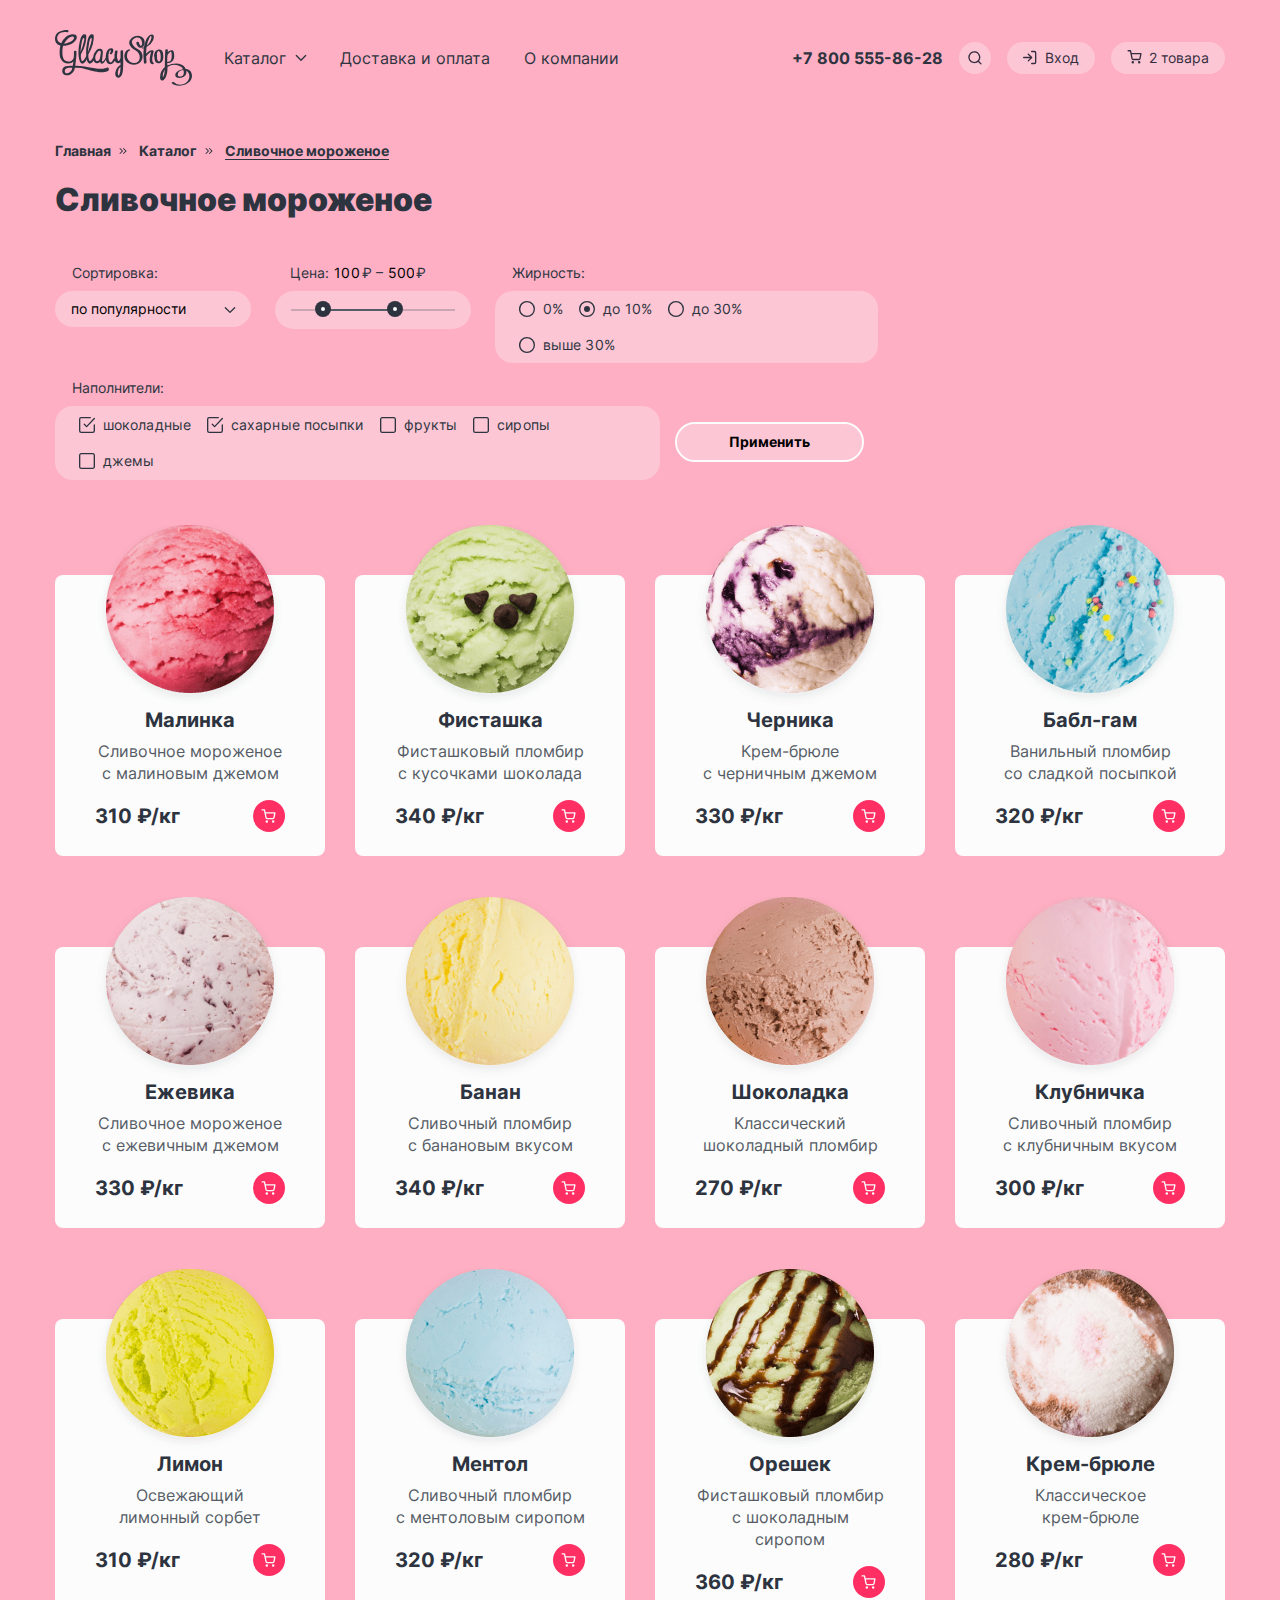
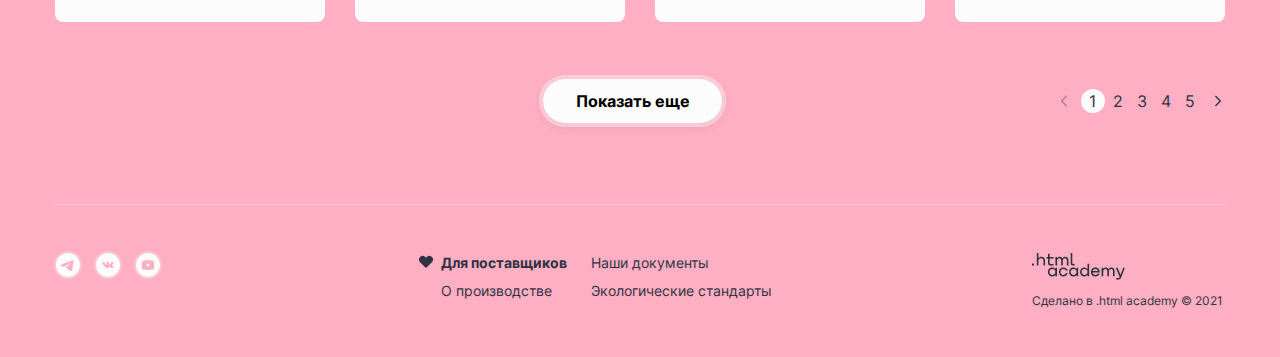
<file: catalog.html>
<!DOCTYPE html>
<html lang="ru">
  <head>
    <meta charset="utf-8">
    <title>Глейси: каталог</title>
    <link rel="icon" href="favicon.ico">
    <link rel="icon" type="image/png" href="images/favicon-32.png">
    <link rel="stylesheet" href="styles/styles.css">
  </head>
  <body>
    <div class="body-container pink-background">
      <header class="page-header">
        <nav class="page-navigation">
          <a class="page-navigation-logo-link" href="index.html">
            <img class="page-navigation-logo" src="images/logo.svg" width="137" height="56" alt="Логотип интернет-магазина Глейси.">
          </a>
          <ul class="page-navigation-list">
            <li class="page-navigation-item dropdown-catalog">
                <a class="page-navigation-link dropdown-catalog-link" href="#">Каталог</a>
                <ul class="dropdown-catalog-content-list">
                  <li class="dropdown-catalog-content-item">
                    <a class="dropdown-catalog-content-link novelties" href="#">Новинки</a>
                  </li>
                  <li class="dropdown-catalog-content-item">
                    <a class="dropdown-catalog-content-link" href="#">Сливочное</a>
                  </li>
                  <li class="dropdown-catalog-content-item">
                    <a class="dropdown-catalog-content-link" href="#">Щербеты</a>
                  </li>
                  <li class="dropdown-catalog-content-item">
                    <a class="dropdown-catalog-content-link" href="#">Фруктовый лед</a>
                  </li>
                  <li class="dropdown-catalog-content-item">
                    <a class="dropdown-catalog-content-link" href="#">Мелорин</a>
                  </li>
                </ul>
            </li>
            <li class="page-navigation-item">
              <a class="page-navigation-link" href="#">Доставка и оплата</a>
            </li>
            <li class="page-navigation-item">
              <a class="page-navigation-link" href="#">О компании</a>
            </li>
          </ul>
          <ul class="page-user-menu">
            <li class="page-user-menu-item">
              <a class="page-navigation-link-phone" href="+78005558628">+7 800 555-86-28</a>
            </li>
            <li class="page-user-menu-item">
              <a class="page-user-menu-link search" href="#">
                <svg class="navigation-icon" aria-hidden="true" focusable="false" width="14" height="14" viewBox="0 0 14 14" fill="currentColor" xmlns="http://www.w3.org/2000/svg"><path fill-rule="evenodd" clip-rule="evenodd" d="M1.663 6.188a4.667 4.667 0 1 1 8.028 3.237.674.674 0 0 0-.124.124 4.667 4.667 0 0 1-7.904-3.361Zm8.412 4.688a6 6 0 1 1 .943-.943l2.45 2.45a.667.667 0 1 1-.943.943l-2.45-2.45Z"/></svg>
                <span class="visually-hidden">
                  Поиск.
                </span>
              </a>
              <div class="popover-search">
                <button class="search-close-button" type="button">
                  <svg class="navigation-icon" aria-hidden="true" focusable="false" width="14" height="14" viewBox="0 0 14 14" fill="currentColor" xmlns="http://www.w3.org/2000/svg"><path fill-rule="evenodd" clip-rule="evenodd" d="M1.663 6.188a4.667 4.667 0 1 1 8.028 3.237.674.674 0 0 0-.124.124 4.667 4.667 0 0 1-7.904-3.361Zm8.412 4.688a6 6 0 1 1 .943-.943l2.45 2.45a.667.667 0 1 1-.943.943l-2.45-2.45Z"/></svg>
                <span class="visually-hidden">Поиск.</span>
                <span class="visually-hidden">Закрыть.</span>
                </button>
                <div class="popover-search-content">
                  <h2 class="visually-hidden">Форма поиска по сайту.</h2>
                  <form class="popover-search-form" action="https://echo.htmlacademy.ru/" method="post">
                    <label class="visually-hidden" for="popover-entry-form-field">Поиск по сайту.</label>
                    <input class="popover-search-form-field" type="email" name="popover-search-form-field" id="popover-entry-form-field" placeholder="Поиск по сайту">
                    <label class="visually-hidden" for="popover-search-form-reset">Сброс</label>
                    <input class="popover-search-form-reset" type="reset" id="popover-search-form-reset" value="">
                  </form>
                </div>
              </div>
            </li>
            <li class="page-user-menu-item">
              <a class="page-user-menu-link entry" href="#">
                <svg class="navigation-icon" aria-hidden="true" focusable="false" width="16" height="16" viewBox="0 0 16 16" fill="currentColor" xmlns="http://www.w3.org/2000/svg"><path fill-rule="evenodd" clip-rule="evenodd" d="M8 1.525c0-.369.298-.667.667-.667h2.666a2 2 0 0 1 2 2v9.333a2 2 0 0 1-2 2H8.667a.667.667 0 0 1 0-1.333h2.666A.667.667 0 0 0 12 12.19V2.858a.666.666 0 0 0-.667-.667H8.667A.667.667 0 0 1 8 1.525ZM4.862 3.72c.26-.26.682-.26.943 0l3.329 3.329a.673.673 0 0 1 .2.476.664.664 0 0 1-.2.476l-3.33 3.328a.667.667 0 1 1-.942-.943l2.195-2.195H.667a.667.667 0 1 1 0-1.333h6.39L4.862 4.663a.667.667 0 0 1 0-.943Z"/></svg>
                Вход
              </a>
              <div class="popover-entry">
                <button class="entry-close-button" type="button">
                  <svg class="navigation-icon" aria-hidden="true" focusable="false" width="16" height="16" viewBox="0 0 16 16" fill="currentColor" xmlns="http://www.w3.org/2000/svg"><path fill-rule="evenodd" clip-rule="evenodd" d="M8 1.525c0-.369.298-.667.667-.667h2.666a2 2 0 0 1 2 2v9.333a2 2 0 0 1-2 2H8.667a.667.667 0 0 1 0-1.333h2.666A.667.667 0 0 0 12 12.19V2.858a.666.666 0 0 0-.667-.667H8.667A.667.667 0 0 1 8 1.525ZM4.862 3.72c.26-.26.682-.26.943 0l3.329 3.329a.673.673 0 0 1 .2.476.664.664 0 0 1-.2.476l-3.33 3.328a.667.667 0 1 1-.942-.943l2.195-2.195H.667a.667.667 0 1 1 0-1.333h6.39L4.862 4.663a.667.667 0 0 1 0-.943Z"/></svg>
                  Вход
                  <span class="visually-hidden">Закрыть.</span>
                </button>
                <div class="popover-entry-content">
                  <h2 class="popover-entry-title">Личный кабинет</h2>
                  <form class="popover-entry-form" action="https://echo.htmlacademy.ru/" method="post">
                    <label class="visually-hidden" for="popover-entry-form-email">Ваш email.</label>
                    <input class="popover-entry-form-input" type="email" name="popover-entry-form-email" id="popover-entry-form-email" placeholder="email@example.com">
                    <label class="visually-hidden" for="popover-entry-form-password">Ваш пароль.</label>
                    <input class="popover-entry-form-input" type="password" name="popover-entry-form-password" id="popover-entry-form-password" placeholder="&bull;&bull;&bull;&bull;&bull;&bull;">
                    <button class="popover-entry-form-button" type="submit">Войти</button>
                    <div class="popover-entry-form-links-wrapper">
                      <a class="popover-entry-form-link" href="#">Забыли пароль?</a>
                      <a class="popover-entry-form-link" href="#">Регистрация</a>
                    </div>
                  </form>
                </div>
              </div>
            </li>
            <li class="page-user-menu-item">
              <a class="page-user-menu-link basket" href="#">
                <svg class="navigation-icon" aria-hidden="true" focusable="false" width="16" height="16" viewBox="0 0 16 16" fill="currentColor" xmlns="http://www.w3.org/2000/svg"><path fill-rule="evenodd" clip-rule="evenodd" d="M1.167.108a.667.667 0 1 0 0 1.333h1.77l.468 2.336a.664.664 0 0 0 .011.053l.967 4.833a1.826 1.826 0 0 0 1.819 1.47h5.62a1.826 1.826 0 0 0 1.819-1.47l.001-.005.927-4.861a.667.667 0 0 0-.655-.792H4.611L4.138.644a.667.667 0 0 0-.654-.536H1.167ZM5.69 8.402l-.813-4.064h8.23l-.775 4.067a.492.492 0 0 1-.492.395H6.183a.492.492 0 0 1-.492-.397Zm-1.134 3.961a1.246 1.246 0 1 1 2.492 0 1.246 1.246 0 0 1-2.492 0Zm6.374 0a1.246 1.246 0 1 1 2.491 0 1.246 1.246 0 0 1-2.491 0Z"/></svg>
                <span class="visually-hidden">
                  Корзина.
                </span>
                <span class="basket-quantity">
                  2 товара
                </span>
              </a>
              <div class="popover-basket">
                <button class="basket-close-button" type="button">
                  <svg class="navigation-icon" aria-hidden="true" focusable="false" width="16" height="16" viewBox="0 0 16 16" fill="#fcfcfc" xmlns="http://www.w3.org/2000/svg"><path fill-rule="evenodd" clip-rule="evenodd" d="M1.167.108a.667.667 0 1 0 0 1.333h1.77l.468 2.336a.664.664 0 0 0 .011.053l.967 4.833a1.826 1.826 0 0 0 1.819 1.47h5.62a1.826 1.826 0 0 0 1.819-1.47l.001-.005.927-4.861a.667.667 0 0 0-.655-.792H4.611L4.138.644a.667.667 0 0 0-.654-.536H1.167ZM5.69 8.402l-.813-4.064h8.23l-.775 4.067a.492.492 0 0 1-.492.395H6.183a.492.492 0 0 1-.492-.397Zm-1.134 3.961a1.246 1.246 0 1 1 2.492 0 1.246 1.246 0 0 1-2.492 0Zm6.374 0a1.246 1.246 0 1 1 2.491 0 1.246 1.246 0 0 1-2.491 0Z"/></svg>
                  2 товара<span class="visually-hidden">Закрыть.</span>
                </button>
                <div class="popover-basket-content">
                  <h2 class="popover-basket-title">Корзина</h2>
                  <ul class="popover-basket-list">
                    <li class="popover-basket-item">
                      <img class="popover-basket-item-image" src="images/cards/raspberry-ice-cream-card-mini.png" width="46" height="46" alt="Сливочное мороженое с малиновым джемом.">
                      <div class="popover-basket-item-title-wripper">
                        <h3 class="popover-basket-item-title">Малинка</h3>
                        <p class="popover-basket-item-description">1 кг х 310 ₽</p>
                      </div>
                      <p class="popover-basket-item-price">310 ₽</p>
                      <button class="popover-basket-item-delete" type="button">
                        <span class="visually-hidden">Удалить из корзины.</span>
                      </button>
                    </li>
                    <li class="popover-basket-item">
                      <img class="popover-basket-item-image" src="images/cards/bubble-gum-ice-cream-card-mini.png" width="46" height="46" alt="Ванильный пломбир со сладкой посыпкой.">
                      <div class="popover-basket-item-title-wripper">
                        <h3 class="popover-basket-item-title">Бабл-гам</h3>
                        <p class="popover-basket-item-description">1,5 кг х 320 ₽</p>
                      </div>
                      <p class="popover-basket-item-price">480 ₽</p>
                      <button class="popover-basket-item-delete" type="button">
                        <span class="visually-hidden">Удалить из корзины.</span>
                      </button>
                    </li>
                  </ul>
                  <form class="popover-basket-form" action="https://echo.htmlacademy.ru/" method="post">
                    <button class="popover-basket-form-button" type="submit">Оформить заказ</button>
                    <p class="popover-basket-form-sum">
                    Итого: <output name="sum-basket">790</output> ₽
                    </p>
                  </form>
                </div>
              </div>
              <div class="popover-basket-empty">
                <button class="basket-close-button basket-close-button-empty" type="button">
                  <svg class="navigation-icon" aria-hidden="true" focusable="false" width="16" height="16" viewBox="0 0 16 16" fill="#fcfcfc" xmlns="http://www.w3.org/2000/svg"><path fill-rule="evenodd" clip-rule="evenodd" d="M1.167.108a.667.667 0 1 0 0 1.333h1.77l.468 2.336a.664.664 0 0 0 .011.053l.967 4.833a1.826 1.826 0 0 0 1.819 1.47h5.62a1.826 1.826 0 0 0 1.819-1.47l.001-.005.927-4.861a.667.667 0 0 0-.655-.792H4.611L4.138.644a.667.667 0 0 0-.654-.536H1.167ZM5.69 8.402l-.813-4.064h8.23l-.775 4.067a.492.492 0 0 1-.492.395H6.183a.492.492 0 0 1-.492-.397Zm-1.134 3.961a1.246 1.246 0 1 1 2.492 0 1.246 1.246 0 0 1-2.492 0Zm6.374 0a1.246 1.246 0 1 1 2.491 0 1.246 1.246 0 0 1-2.491 0Z"/></svg>
                  Нет товаров<span class="visually-hidden">Закрыть.</span>
                </button>
                <div class="popover-basket-empty-content">
                  <p class="popover-basket-empty-description">Ваша корзина пока пуста</p>
                </div>
              </div>
            </li>
          </ul>
        </nav>
      </header>
      <main class="main-container main-inner">
        <div class="inner-container">
          <div class="main-inner-title-breadcrumbs-container">
            <h1 class="main-inner-title">Сливочное мороженое</h1>
            <ol class="breadcrumbs-list">
              <li class="breadcrumbs-item">
                <a class="breadcrumbs-link" href="index.html">Главная</a>
              </li>
              <li class="breadcrumbs-item">
                <a class="breadcrumbs-link" href="#">Каталог</a>
              </li>
              <li class="breadcrumbs-item">
                <a class="breadcrumbs-link breadcrumbs-link-current">Сливочное мороженое</a>
              </li>
            </ol>
          </div>
          <section class="catalog-products">
            <h2 class="visually-hidden">Список мороженого с фильтрами.</h2>
            <form class="catalog-products-filter-wrapper" action="https://echo.htmlacademy.ru/" method="post">
              <fieldset class="catalog-products-filter catalog-products-filter-select">
                <legend class="select-control-title">Сортировка:</legend>
                <select class="select-control" aria-label="Сортировка.">
                  <option label="по популярности" value="popular">по популярности </option>
                  <option label="самое дорогое" value="expensive">самое дорогое</option>
                  <option label="самое дешёвое" value="cheap">самое дешёвое</option>
                </select>
              </fieldset>
              <fieldset class="catalog-products-filter catalog-products-filter-price">
                <legend class="visually-hidden">Разброс цены товара.</legend>
                <div class="range">
                  <div class="range-wrapper-inputs">
                    <label class="range-wrapper-inputs-price">
                      Цена: <input class="range-input" type="number" name="catalog-price-min" id="catalog-price-min" min="100" max="249" value="100">₽
                    </label>
                    <label class="range-wrapper-inputs-price">
                      – <input class="range-input" type="number" name="catalog-price-max" id="catalog-price-max" min="250" max="500" value="500">₽
                    </label>
                  </div>
                  <div class="range-scale-wrapper">
                    <div class="range-scale">
                      <div class="range-bar" style="left: 32px; width: 72px">
                        <button class="range-toggle range-toggle-min" type="button">
                          <svg class="range-toggle-icon" aria-hidden="true" focusable="false" width="16" height="16" viewBox="0 0 16 16" fill="#fcfcfc"  xmlns="http://www.w3.org/2000/svg"><circle cx="8" cy="8" r="2"/></svg>
                          <span class="visually-hidden">Изменить минимальную цену.</span>
                        </button>
                        <button class="range-toggle range-toggle-max" type="button">
                          <svg class="range-toggle-icon" aria-hidden="true" focusable="false" width="16" height="16" viewBox="0 0 16 16" fill="#fcfcfc"  xmlns="http://www.w3.org/2000/svg"><circle cx="8" cy="8" r="2"/></svg>
                          <span class="visually-hidden">Изменить максимальную цену.</span>
                        </button>
                      </div>
                    </div>
                  </div>
                </div>
              </fieldset>
              <fieldset class="catalog-products-filter catalog-products-filter-fat">
                <legend class="fat-filter-legend">Жирность:</legend>
                <ul class="catalog-products-filter-list-fat">
                  <li class="catalog-products-filter-item">
                    <label class="fat-control">
                      <input class="visually-hidden fat-control-input" type="radio" name="catalog-fat" id="catalog-fat-zero" value="0">
                      <span class="fat-control-percent">
                        <svg class="fat-control-percent-icon-off" aria-hidden="true" focusable="false" width="16" height="16" viewBox="0 0 16 16" fill="#2d3440" xmlns="http://www.w3.org/2000/svg"><g clip-path="url(#a)"><path fill-rule="evenodd" clip-rule="evenodd" d="M8.002 1.333H8a6.666 6.666 0 0 0-.002 13.333H8a6.666 6.666 0 0 0 .002-13.333Zm0 14.666H8A8 8 0 1 1 7.995 0a8 8 0 0 1 .007 16Z"/></g><defs><clipPath id="a"><path fill="#fff" d="M0 0h16v16H0z"/></clipPath></defs></svg>
                        <svg class="fat-control-percent-icon-on" aria-hidden="true" focusable="false" width="16" height="16" viewBox="0 0 16 16" fill="#2d3440" xmlns="http://www.w3.org/2000/svg"><g clip-path="url(#b)"><path fill-rule="evenodd" clip-rule="evenodd" d="M14.667 8A6.667 6.667 0 1 1 1.333 8a6.667 6.667 0 0 1 13.334 0ZM8 16A8 8 0 1 0 8 0a8 8 0 0 0 0 16Zm0-5a3 3 0 1 0 0-6 3 3 0 0 0 0 6Z"/></g><defs><clipPath id="b"><path fill="#fff" d="M0 0h16v16H0z"/></clipPath></defs></svg>
                      </span>
                      <span class="fat-control-label">0%</span>
                    </label>
                  </li>
                  <li class="catalog-products-filter-item">
                    <label class="fat-control">
                      <input class="visually-hidden fat-control-input" type="radio" name="catalog-fat" id="catalog-fat-to-ten" value="to 10" checked>
                      <span class="fat-control-percent">
                        <svg class="fat-control-percent-icon-off" aria-hidden="true" focusable="false" width="16" height="16" viewBox="0 0 16 16" fill="#2d3440" xmlns="http://www.w3.org/2000/svg"><g clip-path="url(#c)"><path fill-rule="evenodd" clip-rule="evenodd" d="M8.002 1.333H8a6.666 6.666 0 0 0-.002 13.333H8a6.666 6.666 0 0 0 .002-13.333Zm0 14.666H8A8 8 0 1 1 7.995 0a8 8 0 0 1 .007 16Z"/></g><defs><clipPath id="c"><path fill="#fff" d="M0 0h16v16H0z"/></clipPath></defs></svg>
                        <svg class="fat-control-percent-icon-on" aria-hidden="true" focusable="false" width="16" height="16" viewBox="0 0 16 16" fill="#2d3440" xmlns="http://www.w3.org/2000/svg"><g clip-path="url(#d)"><path fill-rule="evenodd" clip-rule="evenodd" d="M14.667 8A6.667 6.667 0 1 1 1.333 8a6.667 6.667 0 0 1 13.334 0ZM8 16A8 8 0 1 0 8 0a8 8 0 0 0 0 16Zm0-5a3 3 0 1 0 0-6 3 3 0 0 0 0 6Z"/></g><defs><clipPath id="d"><path fill="#fff" d="M0 0h16v16H0z"/></clipPath></defs></svg>
                      </span>
                      <span class="fat-control-label">до 10%</span>
                    </label>
                  </li>
                  <li class="catalog-products-filter-item">
                    <label class="fat-control">
                      <input class="visually-hidden fat-control-input" type="radio" name="catalog-fat" id="catalog-fat-to-thirty" value="to 30">
                      <span class="fat-control-percent">
                        <svg class="fat-control-percent-icon-off" aria-hidden="true" focusable="false" width="16" height="16" viewBox="0 0 16 16" fill="#2d3440" xmlns="http://www.w3.org/2000/svg"><g clip-path="url(#e)"><path fill-rule="evenodd" clip-rule="evenodd" d="M8.002 1.333H8a6.666 6.666 0 0 0-.002 13.333H8a6.666 6.666 0 0 0 .002-13.333Zm0 14.666H8A8 8 0 1 1 7.995 0a8 8 0 0 1 .007 16Z"/></g><defs><clipPath id="e"><path fill="#fff" d="M0 0h16v16H0z"/></clipPath></defs></svg>
                        <svg class="fat-control-percent-icon-on" aria-hidden="true" focusable="false" width="16" height="16" viewBox="0 0 16 16" fill="#2d3440" xmlns="http://www.w3.org/2000/svg"><g clip-path="url(#f)"><path fill-rule="evenodd" clip-rule="evenodd" d="M14.667 8A6.667 6.667 0 1 1 1.333 8a6.667 6.667 0 0 1 13.334 0ZM8 16A8 8 0 1 0 8 0a8 8 0 0 0 0 16Zm0-5a3 3 0 1 0 0-6 3 3 0 0 0 0 6Z"/></g><defs><clipPath id="f"><path fill="#fff" d="M0 0h16v16H0z"/></clipPath></defs></svg>
                      </span>
                      <span class="fat-control-label">до 30%</span>
                    </label>
                  </li>
                  <li class="catalog-products-filter-item">
                    <label class="fat-control">
                      <input class="visually-hidden fat-control-input" type="radio" name="catalog-fat" id="catalog-fat-over-thirty" value="over 30">
                      <span class="fat-control-percent">
                        <svg class="fat-control-percent-icon-off" aria-hidden="true" focusable="false" width="16" height="16" viewBox="0 0 16 16" fill="#2d3440" xmlns="http://www.w3.org/2000/svg"><g clip-path="url(#g)"><path fill-rule="evenodd" clip-rule="evenodd" d="M8.002 1.333H8a6.666 6.666 0 0 0-.002 13.333H8a6.666 6.666 0 0 0 .002-13.333Zm0 14.666H8A8 8 0 1 1 7.995 0a8 8 0 0 1 .007 16Z"/></g><defs><clipPath id="g"><path fill="#fff" d="M0 0h16v16H0z"/></clipPath></defs></svg>
                        <svg class="fat-control-percent-icon-on" aria-hidden="true" focusable="false" width="16" height="16" viewBox="0 0 16 16" fill="#2d3440" xmlns="http://www.w3.org/2000/svg"><g clip-path="url(#h)"><path fill-rule="evenodd" clip-rule="evenodd" d="M14.667 8A6.667 6.667 0 1 1 1.333 8a6.667 6.667 0 0 1 13.334 0ZM8 16A8 8 0 1 0 8 0a8 8 0 0 0 0 16Zm0-5a3 3 0 1 0 0-6 3 3 0 0 0 0 6Z"/></g><defs><clipPath id="h"><path fill="#fff" d="M0 0h16v16H0z"/></clipPath></defs></svg>
                      </span>
                      <span class="fat-control-label">выше 30%</span>
                    </label>
                  </li>
                </ul>
              </fieldset>
              <fieldset class="catalog-products-filter catalog-products-filter-fillers">
                <legend class="filter-fillers-legend">Наполнители:</legend>
                <ul class="catalog-products-filter-list-fillers">
                  <li class="catalog-products-filter-item">
                    <label class="fillers-control">
                      <input class="visually-hidden fillers-control-input" type="checkbox" name="catalog-fillers-chocolate" id="catalog-fillers-chocolate" checked>
                      <span class="fillers-control-taste">
                        <svg class="fillers-control-taste-icon-off" aria-hidden="true" focusable="false" width="16" height="16" viewBox="0 0 16 16" fill="#2d3440" xmlns="http://www.w3.org/2000/svg"><g clip-path="url(#i)"><path fill-rule="evenodd" clip-rule="evenodd" d="M1.615 1.615a.963.963 0 0 1 .68-.282h11.408c.242 0 .34.029.395.053.057.026.13.074.286.23a.91.91 0 0 1 .282.68v11.369a.963.963 0 0 1-.964 1H2.296a.963.963 0 0 1-.963-.963V2.296c0-.255.102-.5.282-.68Zm14.223 12.929a2.296 2.296 0 0 1-2.136 1.454H2.296A2.296 2.296 0 0 1 0 13.702V2.296A2.296 2.296 0 0 1 1.458.158.664.664 0 0 1 1.89 0h11.813c.337 0 .643.038.934.166.287.127.5.318.69.507.481.481.672 1.057.672 1.623V14.11c0 .166-.06.318-.16.435Z"/></g><defs><clipPath id="i"><path fill="#fff" d="M0 0h16v16H0z"/></clipPath></defs></svg>
                        <svg class="fillers-control-taste-icon-on" aria-hidden="true" focusable="false" width="16" height="16" viewBox="0 0 16 16" fill="#2d3440" xmlns="http://www.w3.org/2000/svg"><g clip-path="url(#j)"><path fill-rule="evenodd" clip-rule="evenodd" d="M1.615 1.615a.962.962 0 0 1 .68-.282h8.96a.667.667 0 1 0 0-1.333h-8.96A2.295 2.295 0 0 0 0 2.296v11.407A2.297 2.297 0 0 0 2.296 16h11.402a2.295 2.295 0 0 0 2.295-2.296V8a.667.667 0 0 0-1.333 0v5.703a.963.963 0 0 1-.962.963H2.296a.962.962 0 0 1-.963-.963V2.296c0-.255.102-.5.282-.68Zm14.202.325a.667.667 0 1 0-.968-.917L7.614 8.66 5.782 6.727a.667.667 0 0 0-.967.917l2.315 2.444a.667.667 0 0 0 .968 0l7.719-8.148Z"/></g><defs><clipPath id="j"><path fill="#fff" d="M0 0h16v16H0z"/></clipPath></defs></svg>
                      </span>
                      <span class="fillers-control-label">шоколадные</span>
                    </label>
                  </li>
                  <li class="catalog-products-filter-item">
                    <label class="fillers-control">
                      <input class="visually-hidden fillers-control-input" type="checkbox" name="catalog-fillers-sugar-sprinkles" id="catalog-fillers-sugar-sprinkles" checked>
                      <span class="fillers-control-taste">
                        <svg class="fillers-control-taste-icon-off" aria-hidden="true" focusable="false" width="16" height="16" viewBox="0 0 16 16" fill="#2d3440" xmlns="http://www.w3.org/2000/svg"><g clip-path="url(#k)"><path fill-rule="evenodd" clip-rule="evenodd" d="M1.615 1.615a.963.963 0 0 1 .68-.282h11.408c.242 0 .34.029.395.053.057.026.13.074.286.23a.91.91 0 0 1 .282.68v11.369a.963.963 0 0 1-.964 1H2.296a.963.963 0 0 1-.963-.963V2.296c0-.255.102-.5.282-.68Zm14.223 12.929a2.296 2.296 0 0 1-2.136 1.454H2.296A2.296 2.296 0 0 1 0 13.702V2.296A2.296 2.296 0 0 1 1.458.158.664.664 0 0 1 1.89 0h11.813c.337 0 .643.038.934.166.287.127.5.318.69.507.481.481.672 1.057.672 1.623V14.11c0 .166-.06.318-.16.435Z"/></g><defs><clipPath id="k"><path fill="#fff" d="M0 0h16v16H0z"/></clipPath></defs></svg>
                        <svg class="fillers-control-taste-icon-on" aria-hidden="true" focusable="false" width="16" height="16" viewBox="0 0 16 16" fill="#2d3440" xmlns="http://www.w3.org/2000/svg"><g clip-path="url(#l)"><path fill-rule="evenodd" clip-rule="evenodd" d="M1.615 1.615a.962.962 0 0 1 .68-.282h8.96a.667.667 0 1 0 0-1.333h-8.96A2.295 2.295 0 0 0 0 2.296v11.407A2.297 2.297 0 0 0 2.296 16h11.402a2.295 2.295 0 0 0 2.295-2.296V8a.667.667 0 0 0-1.333 0v5.703a.963.963 0 0 1-.962.963H2.296a.962.962 0 0 1-.963-.963V2.296c0-.255.102-.5.282-.68Zm14.202.325a.667.667 0 1 0-.968-.917L7.614 8.66 5.782 6.727a.667.667 0 0 0-.967.917l2.315 2.444a.667.667 0 0 0 .968 0l7.719-8.148Z"/></g><defs><clipPath id="l"><path fill="#fff" d="M0 0h16v16H0z"/></clipPath></defs></svg>
                      </span>
                      <span class="fillers-control-label">сахарные посыпки</span>
                    </label>
                  </li>
                <li class="catalog-products-filter-item">
                    <label class="fillers-control">
                      <input class="visually-hidden fillers-control-input" type="checkbox" name="catalog-fillers-fruits" id="catalog-fillers-fruits">
                      <span class="fillers-control-taste">
                        <svg class="fillers-control-taste-icon-off" aria-hidden="true" focusable="false" width="16" height="16" viewBox="0 0 16 16" fill="#2d3440" xmlns="http://www.w3.org/2000/svg"><g clip-path="url(#m)"><path fill-rule="evenodd" clip-rule="evenodd" d="M1.615 1.615a.963.963 0 0 1 .68-.282h11.408c.242 0 .34.029.395.053.057.026.13.074.286.23a.91.91 0 0 1 .282.68v11.369a.963.963 0 0 1-.964 1H2.296a.963.963 0 0 1-.963-.963V2.296c0-.255.102-.5.282-.68Zm14.223 12.929a2.296 2.296 0 0 1-2.136 1.454H2.296A2.296 2.296 0 0 1 0 13.702V2.296A2.296 2.296 0 0 1 1.458.158.664.664 0 0 1 1.89 0h11.813c.337 0 .643.038.934.166.287.127.5.318.69.507.481.481.672 1.057.672 1.623V14.11c0 .166-.06.318-.16.435Z"/></g><defs><clipPath id="m"><path fill="#fff" d="M0 0h16v16H0z"/></clipPath></defs></svg>
                        <svg class="fillers-control-taste-icon-on" aria-hidden="true" focusable="false" width="16" height="16" viewBox="0 0 16 16" fill="#2d3440" xmlns="http://www.w3.org/2000/svg"><g clip-path="url(#n)"><path fill-rule="evenodd" clip-rule="evenodd" d="M1.615 1.615a.962.962 0 0 1 .68-.282h8.96a.667.667 0 1 0 0-1.333h-8.96A2.295 2.295 0 0 0 0 2.296v11.407A2.297 2.297 0 0 0 2.296 16h11.402a2.295 2.295 0 0 0 2.295-2.296V8a.667.667 0 0 0-1.333 0v5.703a.963.963 0 0 1-.962.963H2.296a.962.962 0 0 1-.963-.963V2.296c0-.255.102-.5.282-.68Zm14.202.325a.667.667 0 1 0-.968-.917L7.614 8.66 5.782 6.727a.667.667 0 0 0-.967.917l2.315 2.444a.667.667 0 0 0 .968 0l7.719-8.148Z"/></g><defs><clipPath id="n"><path fill="#fff" d="M0 0h16v16H0z"/></clipPath></defs></svg>
                      </span>
                      <span class="fillers-control-label">фрукты</span>
                    </label>
                  </li>
                  <li class="catalog-products-filter-item">
                    <label class="fillers-control">
                      <input class="visually-hidden fillers-control-input" type="checkbox" name="catalog-fillers-syrups" id="catalog-fillers-syrups">
                      <span class="fillers-control-taste">
                        <svg class="fillers-control-taste-icon-off" aria-hidden="true" focusable="false" width="16" height="16" viewBox="0 0 16 16" fill="#2d3440" xmlns="http://www.w3.org/2000/svg"><g clip-path="url(#o)"><path fill-rule="evenodd" clip-rule="evenodd" d="M1.615 1.615a.963.963 0 0 1 .68-.282h11.408c.242 0 .34.029.395.053.057.026.13.074.286.23a.91.91 0 0 1 .282.68v11.369a.963.963 0 0 1-.964 1H2.296a.963.963 0 0 1-.963-.963V2.296c0-.255.102-.5.282-.68Zm14.223 12.929a2.296 2.296 0 0 1-2.136 1.454H2.296A2.296 2.296 0 0 1 0 13.702V2.296A2.296 2.296 0 0 1 1.458.158.664.664 0 0 1 1.89 0h11.813c.337 0 .643.038.934.166.287.127.5.318.69.507.481.481.672 1.057.672 1.623V14.11c0 .166-.06.318-.16.435Z"/></g><defs><clipPath id="o"><path fill="#fff" d="M0 0h16v16H0z"/></clipPath></defs></svg>
                        <svg class="fillers-control-taste-icon-on" aria-hidden="true" focusable="false" width="16" height="16" viewBox="0 0 16 16" fill="#2d3440" xmlns="http://www.w3.org/2000/svg"><g clip-path="url(#p)"><path fill-rule="evenodd" clip-rule="evenodd" d="M1.615 1.615a.962.962 0 0 1 .68-.282h8.96a.667.667 0 1 0 0-1.333h-8.96A2.295 2.295 0 0 0 0 2.296v11.407A2.297 2.297 0 0 0 2.296 16h11.402a2.295 2.295 0 0 0 2.295-2.296V8a.667.667 0 0 0-1.333 0v5.703a.963.963 0 0 1-.962.963H2.296a.962.962 0 0 1-.963-.963V2.296c0-.255.102-.5.282-.68Zm14.202.325a.667.667 0 1 0-.968-.917L7.614 8.66 5.782 6.727a.667.667 0 0 0-.967.917l2.315 2.444a.667.667 0 0 0 .968 0l7.719-8.148Z"/></g><defs><clipPath id="p"><path fill="#fff" d="M0 0h16v16H0z"/></clipPath></defs></svg>
                      </span>
                      <span class="fillers-control-label">сиропы</span>
                    </label>
                  </li>
                  <li class="catalog-products-filter-item">
                    <label class="fillers-control">
                      <input class="visually-hidden fillers-control-input" type="checkbox" name="catalog-fillers-jams" id="catalog-fillers-jams">
                      <span class="fillers-control-taste">
                        <svg class="fillers-control-taste-icon-off" aria-hidden="true" focusable="false" width="16" height="16" viewBox="0 0 16 16" fill="#2d3440" xmlns="http://www.w3.org/2000/svg"><g clip-path="url(#q)"><path fill-rule="evenodd" clip-rule="evenodd" d="M1.615 1.615a.963.963 0 0 1 .68-.282h11.408c.242 0 .34.029.395.053.057.026.13.074.286.23a.91.91 0 0 1 .282.68v11.369a.963.963 0 0 1-.964 1H2.296a.963.963 0 0 1-.963-.963V2.296c0-.255.102-.5.282-.68Zm14.223 12.929a2.296 2.296 0 0 1-2.136 1.454H2.296A2.296 2.296 0 0 1 0 13.702V2.296A2.296 2.296 0 0 1 1.458.158.664.664 0 0 1 1.89 0h11.813c.337 0 .643.038.934.166.287.127.5.318.69.507.481.481.672 1.057.672 1.623V14.11c0 .166-.06.318-.16.435Z"/></g><defs><clipPath id="q"><path fill="#fff" d="M0 0h16v16H0z"/></clipPath></defs></svg>
                        <svg class="fillers-control-taste-icon-on" aria-hidden="true" focusable="false" width="16" height="16" viewBox="0 0 16 16" fill="#2d3440" xmlns="http://www.w3.org/2000/svg"><g clip-path="url(#r)"><path fill-rule="evenodd" clip-rule="evenodd" d="M1.615 1.615a.962.962 0 0 1 .68-.282h8.96a.667.667 0 1 0 0-1.333h-8.96A2.295 2.295 0 0 0 0 2.296v11.407A2.297 2.297 0 0 0 2.296 16h11.402a2.295 2.295 0 0 0 2.295-2.296V8a.667.667 0 0 0-1.333 0v5.703a.963.963 0 0 1-.962.963H2.296a.962.962 0 0 1-.963-.963V2.296c0-.255.102-.5.282-.68Zm14.202.325a.667.667 0 1 0-.968-.917L7.614 8.66 5.782 6.727a.667.667 0 0 0-.967.917l2.315 2.444a.667.667 0 0 0 .968 0l7.719-8.148Z"/></g><defs><clipPath id="r"><path fill="#fff" d="M0 0h16v16H0z"/></clipPath></defs></svg>
                      </span>
                      <span class="fillers-control-label">джемы</span>
                    </label>
                  </li>
                </ul>
              </fieldset>
              <button class="catalog-products-filter-button" type="submit">Применить</button>
            </form>
            <ul class="catalog-product-list">
              <li class="catalog-product-item">
                <a class="catalog-product-item-image-link" href="#">
                  <img class="catalog-product-item-image" src="images/cards/raspberry-ice-cream-card.png" width="270" height="184" alt="Сливочное мороженое с малиновым джемом.">
                </a>
                <div class="catalog-product-item-content-container">
                  <a class="catalog-product-item-title-link" href="#">
                    <h3 class="catalog-product-item-title">Малинка</h3>
                  </a>
                  <p class="catalog-product-item-description">Сливочное мороженое с малиновым джемом</p>
                  <div class="catalog-product-item-price-container">
                    <b class="catalog-product-item-price">310 ₽/<span class="catalog-product-item-price-kg">кг</span></b>
                    <button class="catalog-product-item-button" type="button">
                      <svg class="catalog-product-item-button-icon" aria-hidden="true" focusable="false" width="16" height="16" viewBox="0 0 16 16" fill="#FCFCFC" xmlns="http://www.w3.org/2000/svg"><path fill-rule="evenodd" clip-rule="evenodd" d="M1.167 1.25a.667.667 0 0 0 0 1.333h1.77l.468 2.336a.664.664 0 0 0 .011.053l.967 4.833a1.825 1.825 0 0 0 1.819 1.47h5.62a1.826 1.826 0 0 0 1.819-1.47l.001-.005.927-4.861a.667.667 0 0 0-.655-.792H4.611l-.473-2.361a.667.667 0 0 0-.654-.536H1.167ZM5.69 9.544 4.878 5.48h8.23l-.775 4.067a.492.492 0 0 1-.492.395H6.183a.492.492 0 0 1-.492-.397Zm-1.134 3.961a1.246 1.246 0 1 1 2.492 0 1.246 1.246 0 0 1-2.492 0Zm6.374 0a1.246 1.246 0 1 1 2.491 0 1.246 1.246 0 0 1-2.491 0Z"/></svg>
                      <span class="visually-hidden">Добавить в корзину.</span>
                    </button>
                  </div>
                </div>
              </li>
              <li class="catalog-product-item">
                <a class="catalog-product-item-image-link" href="#">
                  <img class="catalog-product-item-image" src="images/cards/pistachio-ice-cream-card.png" width="270" height="184" alt="Фисташковый пломбир с кусочками шоколада.">
                </a>
                <div class="catalog-product-item-content-container">
                  <a class="catalog-product-item-title-link" href="#">
                    <h3 class="catalog-product-item-title">Фисташка</h3>
                  </a>
                  <p class="catalog-product-item-description">Фисташковый пломбир с кусочками шоколада</p>
                  <div class="catalog-product-item-price-container">
                    <b class="catalog-product-item-price">340 ₽/<span class="catalog-product-item-price-kg">кг</span></b>
                    <button class="catalog-product-item-button" type="button">
                      <svg class="catalog-product-item-button-icon" aria-hidden="true" focusable="false" width="16" height="16" viewBox="0 0 16 16" fill="#FCFCFC" xmlns="http://www.w3.org/2000/svg"><path fill-rule="evenodd" clip-rule="evenodd" d="M1.167 1.25a.667.667 0 0 0 0 1.333h1.77l.468 2.336a.664.664 0 0 0 .011.053l.967 4.833a1.825 1.825 0 0 0 1.819 1.47h5.62a1.826 1.826 0 0 0 1.819-1.47l.001-.005.927-4.861a.667.667 0 0 0-.655-.792H4.611l-.473-2.361a.667.667 0 0 0-.654-.536H1.167ZM5.69 9.544 4.878 5.48h8.23l-.775 4.067a.492.492 0 0 1-.492.395H6.183a.492.492 0 0 1-.492-.397Zm-1.134 3.961a1.246 1.246 0 1 1 2.492 0 1.246 1.246 0 0 1-2.492 0Zm6.374 0a1.246 1.246 0 1 1 2.491 0 1.246 1.246 0 0 1-2.491 0Z"/></svg>
                      <span class="visually-hidden">Добавить в корзину.</span>
                    </button>
                  </div>
                </div>
              </li>
              <li class="catalog-product-item">
                <a class="catalog-product-item-image-link" href="#">
                  <img class="catalog-product-item-image" src="images/cards/blueberry-ice-cream-card.png" width="270" height="184" alt="Крем-брюле с черничным джемом.">
                </a>
                <div class="catalog-product-item-content-container">
                  <a class="catalog-product-item-title-link" href="#">
                    <h3 class="catalog-product-item-title">Черника</h3>
                  </a>
                  <p class="catalog-product-item-description">Крем-брюле<br> с черничным джемом</p>
                  <div class="catalog-product-item-price-container">
                    <b class="catalog-product-item-price">330 ₽/<span class="catalog-product-item-price-kg">кг</span></b>
                    <button class="catalog-product-item-button" type="button">
                      <svg class="catalog-product-item-button-icon" aria-hidden="true" focusable="false" width="16" height="16" viewBox="0 0 16 16" fill="#FCFCFC" xmlns="http://www.w3.org/2000/svg"><path fill-rule="evenodd" clip-rule="evenodd" d="M1.167 1.25a.667.667 0 0 0 0 1.333h1.77l.468 2.336a.664.664 0 0 0 .011.053l.967 4.833a1.825 1.825 0 0 0 1.819 1.47h5.62a1.826 1.826 0 0 0 1.819-1.47l.001-.005.927-4.861a.667.667 0 0 0-.655-.792H4.611l-.473-2.361a.667.667 0 0 0-.654-.536H1.167ZM5.69 9.544 4.878 5.48h8.23l-.775 4.067a.492.492 0 0 1-.492.395H6.183a.492.492 0 0 1-.492-.397Zm-1.134 3.961a1.246 1.246 0 1 1 2.492 0 1.246 1.246 0 0 1-2.492 0Zm6.374 0a1.246 1.246 0 1 1 2.491 0 1.246 1.246 0 0 1-2.491 0Z"/></svg>
                      <span class="visually-hidden">Добавить в корзину.</span>
                    </button>
                  </div>
                </div>
              </li>
              <li class="catalog-product-item">
                <a class="catalog-product-item-image-link" href="#">
                  <img class="catalog-product-item-image" src="images/cards/bubble-gum-ice-cream-card.png" width="270" height="184" alt="Ванильный пломбир со сладкой посыпкой.">
                </a>
                <div class="catalog-product-item-content-container">
                  <a class="catalog-product-item-title-link" href="#">
                    <h3 class="catalog-product-item-title">Бабл-гам</h3>
                  </a>
                  <p class="catalog-product-item-description">Ванильный пломбир<br> со сладкой посыпкой</p>
                  <div class="catalog-product-item-price-container">
                    <b class="catalog-product-item-price">320 ₽/<span class="catalog-product-item-price-kg">кг</span></b>
                    <button class="catalog-product-item-button" type="button">
                      <svg class="catalog-product-item-button-icon" aria-hidden="true" focusable="false" width="16" height="16" viewBox="0 0 16 16" fill="#FCFCFC" xmlns="http://www.w3.org/2000/svg"><path fill-rule="evenodd" clip-rule="evenodd" d="M1.167 1.25a.667.667 0 0 0 0 1.333h1.77l.468 2.336a.664.664 0 0 0 .011.053l.967 4.833a1.825 1.825 0 0 0 1.819 1.47h5.62a1.826 1.826 0 0 0 1.819-1.47l.001-.005.927-4.861a.667.667 0 0 0-.655-.792H4.611l-.473-2.361a.667.667 0 0 0-.654-.536H1.167ZM5.69 9.544 4.878 5.48h8.23l-.775 4.067a.492.492 0 0 1-.492.395H6.183a.492.492 0 0 1-.492-.397Zm-1.134 3.961a1.246 1.246 0 1 1 2.492 0 1.246 1.246 0 0 1-2.492 0Zm6.374 0a1.246 1.246 0 1 1 2.491 0 1.246 1.246 0 0 1-2.491 0Z"/></svg>
                      <span class="visually-hidden">Добавить в корзину.</span>
                    </button>
                  </div>
                </div>
              </li>
              <li class="catalog-product-item">
                <a class="catalog-product-item-image-link" href="#">
                  <img class="catalog-product-item-image" src="images/cards/blackberry-ice-cream-card.png" width="270" height="184" alt="Сливочное мороженое с ежевичным джемом.">
                </a>
                <div class="catalog-product-item-content-container">
                  <a class="catalog-product-item-title-link" href="#">
                    <h3 class="catalog-product-item-title">Ежевика</h3>
                  </a>
                  <p class="catalog-product-item-description">Сливочное мороженое с ежевичным джемом</p>
                  <div class="catalog-product-item-price-container">
                    <b class="catalog-product-item-price">330 ₽/<span class="catalog-product-item-price-kg">кг</span></b>
                    <button class="catalog-product-item-button" type="button">
                      <svg class="catalog-product-item-button-icon" aria-hidden="true" focusable="false" width="16" height="16" viewBox="0 0 16 16" fill="#FCFCFC" xmlns="http://www.w3.org/2000/svg"><path fill-rule="evenodd" clip-rule="evenodd" d="M1.167 1.25a.667.667 0 0 0 0 1.333h1.77l.468 2.336a.664.664 0 0 0 .011.053l.967 4.833a1.825 1.825 0 0 0 1.819 1.47h5.62a1.826 1.826 0 0 0 1.819-1.47l.001-.005.927-4.861a.667.667 0 0 0-.655-.792H4.611l-.473-2.361a.667.667 0 0 0-.654-.536H1.167ZM5.69 9.544 4.878 5.48h8.23l-.775 4.067a.492.492 0 0 1-.492.395H6.183a.492.492 0 0 1-.492-.397Zm-1.134 3.961a1.246 1.246 0 1 1 2.492 0 1.246 1.246 0 0 1-2.492 0Zm6.374 0a1.246 1.246 0 1 1 2.491 0 1.246 1.246 0 0 1-2.491 0Z"/></svg>
                      <span class="visually-hidden">Добавить в корзину.</span>
                    </button>
                  </div>
                </div>
              </li>
              <li class="catalog-product-item">
                <a class="catalog-product-item-image-link" href="#">
                  <img class="catalog-product-item-image" src="images/cards/banana-ice-cream-card.png" width="270" height="184" alt="Сливочный пломбир с банановым вкусом.">
                </a>
                <div class="catalog-product-item-content-container">
                  <a class="catalog-product-item-title-link" href="#">
                    <h3 class="catalog-product-item-title">Банан</h3>
                  </a>
                  <p class="catalog-product-item-description">Сливочный пломбир<br> с банановым вкусом</p>
                  <div class="catalog-product-item-price-container">
                    <b class="catalog-product-item-price">340 ₽/<span class="catalog-product-item-price-kg">кг</span></b>
                    <button class="catalog-product-item-button" type="button">
                      <svg class="catalog-product-item-button-icon" aria-hidden="true" focusable="false" width="16" height="16" viewBox="0 0 16 16" fill="#FCFCFC" xmlns="http://www.w3.org/2000/svg"><path fill-rule="evenodd" clip-rule="evenodd" d="M1.167 1.25a.667.667 0 0 0 0 1.333h1.77l.468 2.336a.664.664 0 0 0 .011.053l.967 4.833a1.825 1.825 0 0 0 1.819 1.47h5.62a1.826 1.826 0 0 0 1.819-1.47l.001-.005.927-4.861a.667.667 0 0 0-.655-.792H4.611l-.473-2.361a.667.667 0 0 0-.654-.536H1.167ZM5.69 9.544 4.878 5.48h8.23l-.775 4.067a.492.492 0 0 1-.492.395H6.183a.492.492 0 0 1-.492-.397Zm-1.134 3.961a1.246 1.246 0 1 1 2.492 0 1.246 1.246 0 0 1-2.492 0Zm6.374 0a1.246 1.246 0 1 1 2.491 0 1.246 1.246 0 0 1-2.491 0Z"/></svg>
                      <span class="visually-hidden">Добавить в корзину.</span>
                    </button>
                  </div>
                </div>
              </li>
              <li class="catalog-product-item">
                <a class="catalog-product-item-image-link" href="#">
                  <img class="catalog-product-item-image" src="images/cards/chocolate-ice-cream-card.png" width="270" height="184" alt="Классический шоколадный пломбир.">
                </a>
                <div class="catalog-product-item-content-container">
                  <a class="catalog-product-item-title-link" href="#">
                    <h3 class="catalog-product-item-title">Шоколадка</h3>
                  </a>
                  <p class="catalog-product-item-description">Классический шоколадный пломбир</p>
                  <div class="catalog-product-item-price-container">
                    <b class="catalog-product-item-price">270 ₽/<span class="catalog-product-item-price-kg">кг</span></b>
                    <button class="catalog-product-item-button" type="button">
                      <svg class="catalog-product-item-button-icon" aria-hidden="true" focusable="false" width="16" height="16" viewBox="0 0 16 16" fill="#FCFCFC" xmlns="http://www.w3.org/2000/svg"><path fill-rule="evenodd" clip-rule="evenodd" d="M1.167 1.25a.667.667 0 0 0 0 1.333h1.77l.468 2.336a.664.664 0 0 0 .011.053l.967 4.833a1.825 1.825 0 0 0 1.819 1.47h5.62a1.826 1.826 0 0 0 1.819-1.47l.001-.005.927-4.861a.667.667 0 0 0-.655-.792H4.611l-.473-2.361a.667.667 0 0 0-.654-.536H1.167ZM5.69 9.544 4.878 5.48h8.23l-.775 4.067a.492.492 0 0 1-.492.395H6.183a.492.492 0 0 1-.492-.397Zm-1.134 3.961a1.246 1.246 0 1 1 2.492 0 1.246 1.246 0 0 1-2.492 0Zm6.374 0a1.246 1.246 0 1 1 2.491 0 1.246 1.246 0 0 1-2.491 0Z"/></svg>
                      <span class="visually-hidden">Добавить в корзину.</span>
                    </button>
                  </div>
                </div>
              </li>
              <li class="catalog-product-item">
                <a class="catalog-product-item-image-link" href="#">
                  <img class="catalog-product-item-image" src="images/cards/strawberry-ice-cream-card.png" width="270" height="184" alt="Сливочный пломбир с клубничным вкусом.">
                </a>
                <div class="catalog-product-item-content-container">
                  <a class="catalog-product-item-title-link" href="#">
                    <h3 class="catalog-product-item-title">Клубничка</h3>
                  </a>
                  <p class="catalog-product-item-description">Сливочный пломбир<br> с клубничным вкусом</p>
                  <div class="catalog-product-item-price-container">
                    <b class="catalog-product-item-price">300 ₽/<span class="catalog-product-item-price-kg">кг</span></b>
                    <button class="catalog-product-item-button" type="button">
                      <svg class="catalog-product-item-button-icon" aria-hidden="true" focusable="false" width="16" height="16" viewBox="0 0 16 16" fill="#FCFCFC" xmlns="http://www.w3.org/2000/svg"><path fill-rule="evenodd" clip-rule="evenodd" d="M1.167 1.25a.667.667 0 0 0 0 1.333h1.77l.468 2.336a.664.664 0 0 0 .011.053l.967 4.833a1.825 1.825 0 0 0 1.819 1.47h5.62a1.826 1.826 0 0 0 1.819-1.47l.001-.005.927-4.861a.667.667 0 0 0-.655-.792H4.611l-.473-2.361a.667.667 0 0 0-.654-.536H1.167ZM5.69 9.544 4.878 5.48h8.23l-.775 4.067a.492.492 0 0 1-.492.395H6.183a.492.492 0 0 1-.492-.397Zm-1.134 3.961a1.246 1.246 0 1 1 2.492 0 1.246 1.246 0 0 1-2.492 0Zm6.374 0a1.246 1.246 0 1 1 2.491 0 1.246 1.246 0 0 1-2.491 0Z"/></svg>
                      <span class="visually-hidden">Добавить в корзину.</span>
                    </button>
                  </div>
                </div>
              </li>
              <li class="catalog-product-item">
                <a class="catalog-product-item-image-link" href="#">
                  <img class="catalog-product-item-image" src="images/cards/limon-ice-cream-card.png" width="270" height="184" alt="Освежающий лимонный сорбет.">
                </a>
                <div class="catalog-product-item-content-container">
                  <a class="catalog-product-item-title-link" href="#">
                    <h3 class="catalog-product-item-title">Лимон</h3>
                  </a>
                  <p class="catalog-product-item-description">Освежающий лимонный сорбет</p>
                  <div class="catalog-product-item-price-container">
                    <b class="catalog-product-item-price">310 ₽/<span class="catalog-product-item-price-kg">кг</span></b>
                    <button class="catalog-product-item-button" type="button">
                      <svg class="catalog-product-item-button-icon" aria-hidden="true" focusable="false" width="16" height="16" viewBox="0 0 16 16" fill="#FCFCFC" xmlns="http://www.w3.org/2000/svg"><path fill-rule="evenodd" clip-rule="evenodd" d="M1.167 1.25a.667.667 0 0 0 0 1.333h1.77l.468 2.336a.664.664 0 0 0 .011.053l.967 4.833a1.825 1.825 0 0 0 1.819 1.47h5.62a1.826 1.826 0 0 0 1.819-1.47l.001-.005.927-4.861a.667.667 0 0 0-.655-.792H4.611l-.473-2.361a.667.667 0 0 0-.654-.536H1.167ZM5.69 9.544 4.878 5.48h8.23l-.775 4.067a.492.492 0 0 1-.492.395H6.183a.492.492 0 0 1-.492-.397Zm-1.134 3.961a1.246 1.246 0 1 1 2.492 0 1.246 1.246 0 0 1-2.492 0Zm6.374 0a1.246 1.246 0 1 1 2.491 0 1.246 1.246 0 0 1-2.491 0Z"/></svg>
                      <span class="visually-hidden">Добавить в корзину.</span>
                    </button>
                  </div>
                </div>
              </li>
              <li class="catalog-product-item">
                <a class="catalog-product-item-image-link" href="#">
                  <img class="catalog-product-item-image" src="images/cards/menthol-ice-cream-card.png" width="270" height="184" alt="Сливочный пломбир с ментоловым сиропом.">
                </a>
                <div class="catalog-product-item-content-container">
                  <a class="catalog-product-item-title-link" href="#">
                    <h3 class="catalog-product-item-title">Ментол</h3>
                  </a>
                  <p class="catalog-product-item-description">Сливочный пломбир<br> с ментоловым сиропом</p>
                  <div class="catalog-product-item-price-container">
                    <b class="catalog-product-item-price">320 ₽/<span class="catalog-product-item-price-kg">кг</span></b>
                    <button class="catalog-product-item-button" type="button">
                      <svg class="catalog-product-item-button-icon" aria-hidden="true" focusable="false" width="16" height="16" viewBox="0 0 16 16" fill="#FCFCFC" xmlns="http://www.w3.org/2000/svg"><path fill-rule="evenodd" clip-rule="evenodd" d="M1.167 1.25a.667.667 0 0 0 0 1.333h1.77l.468 2.336a.664.664 0 0 0 .011.053l.967 4.833a1.825 1.825 0 0 0 1.819 1.47h5.62a1.826 1.826 0 0 0 1.819-1.47l.001-.005.927-4.861a.667.667 0 0 0-.655-.792H4.611l-.473-2.361a.667.667 0 0 0-.654-.536H1.167ZM5.69 9.544 4.878 5.48h8.23l-.775 4.067a.492.492 0 0 1-.492.395H6.183a.492.492 0 0 1-.492-.397Zm-1.134 3.961a1.246 1.246 0 1 1 2.492 0 1.246 1.246 0 0 1-2.492 0Zm6.374 0a1.246 1.246 0 1 1 2.491 0 1.246 1.246 0 0 1-2.491 0Z"/></svg>
                      <span class="visually-hidden">Добавить в корзину.</span>
                    </button>
                  </div>
                </div>
              </li>
              <li class="catalog-product-item">
                <a class="catalog-product-item-image-link" href="#">
                  <img class="catalog-product-item-image" src="images/cards/nut-ice-cream-card.png" width="270" height="184" alt="Фисташковый пломбир с шоколадным сиропом.">
                </a>
                <div class="catalog-product-item-content-container">
                  <a class="catalog-product-item-title-link" href="#">
                    <h3 class="catalog-product-item-title">Орешек</h3>
                  </a>
                  <p class="catalog-product-item-description">Фисташковый пломбир с шоколадным сиропом</p>
                  <div class="catalog-product-item-price-container">
                    <b class="catalog-product-item-price">360 ₽/<span class="catalog-product-item-price-kg">кг</span></b>
                    <button class="catalog-product-item-button" type="button">
                      <svg class="catalog-product-item-button-icon" aria-hidden="true" focusable="false" width="16" height="16" viewBox="0 0 16 16" fill="#FCFCFC" xmlns="http://www.w3.org/2000/svg"><path fill-rule="evenodd" clip-rule="evenodd" d="M1.167 1.25a.667.667 0 0 0 0 1.333h1.77l.468 2.336a.664.664 0 0 0 .011.053l.967 4.833a1.825 1.825 0 0 0 1.819 1.47h5.62a1.826 1.826 0 0 0 1.819-1.47l.001-.005.927-4.861a.667.667 0 0 0-.655-.792H4.611l-.473-2.361a.667.667 0 0 0-.654-.536H1.167ZM5.69 9.544 4.878 5.48h8.23l-.775 4.067a.492.492 0 0 1-.492.395H6.183a.492.492 0 0 1-.492-.397Zm-1.134 3.961a1.246 1.246 0 1 1 2.492 0 1.246 1.246 0 0 1-2.492 0Zm6.374 0a1.246 1.246 0 1 1 2.491 0 1.246 1.246 0 0 1-2.491 0Z"/></svg>
                      <span class="visually-hidden">Добавить в корзину.</span>
                    </button>
                  </div>
                </div>
              </li>
              <li class="catalog-product-item">
                <a class="catalog-product-item-image-link" href="#">
                  <img class="catalog-product-item-image" src="images/cards/creme-brulee-ice-cream-card.png" width="270" height="184" alt="Классическое крем-брюле.">
                </a>
                <div class="catalog-product-item-content-container">
                  <a class="catalog-product-item-title-link" href="#">
                    <h3 class="catalog-product-item-title">Крем-брюле</h3>
                  </a>
                  <p class="catalog-product-item-description">Классическое<br> крем-брюле</p>
                  <div class="catalog-product-item-price-container">
                    <b class="catalog-product-item-price">280 ₽/<span class="catalog-product-item-price-kg">кг</span></b>
                    <button class="catalog-product-item-button" type="button">
                      <svg class="catalog-product-item-button-icon" aria-hidden="true" focusable="false" width="16" height="16" viewBox="0 0 16 16" fill="#FCFCFC" xmlns="http://www.w3.org/2000/svg"><path fill-rule="evenodd" clip-rule="evenodd" d="M1.167 1.25a.667.667 0 0 0 0 1.333h1.77l.468 2.336a.664.664 0 0 0 .011.053l.967 4.833a1.825 1.825 0 0 0 1.819 1.47h5.62a1.826 1.826 0 0 0 1.819-1.47l.001-.005.927-4.861a.667.667 0 0 0-.655-.792H4.611l-.473-2.361a.667.667 0 0 0-.654-.536H1.167ZM5.69 9.544 4.878 5.48h8.23l-.775 4.067a.492.492 0 0 1-.492.395H6.183a.492.492 0 0 1-.492-.397Zm-1.134 3.961a1.246 1.246 0 1 1 2.492 0 1.246 1.246 0 0 1-2.492 0Zm6.374 0a1.246 1.246 0 1 1 2.491 0 1.246 1.246 0 0 1-2.491 0Z"/></svg>
                      <span class="visually-hidden">Добавить в корзину.</span>
                    </button>
                  </div>
                </div>
              </li>
            </ul>
            <div class="catalog-product-pagination-container">
              <button class="catalog-product-button-pagination-show-more" type="button">Показать еще</button>
              <ul class="catalog-product-pagination">
                <li class="catalog-product-pagination-item">
                  <a class="catalog-product-pagination-link pagination-prev pagination-disabled">
                    <svg class="catalog-product-pagination-link-icon" aria-hidden="true" focusable="false" width="16" height="16" viewBox="0 0 16 16" fill="2d3440" xmlns="http://www.w3.org/2000/svg"><path fill-rule="evenodd" clip-rule="evenodd" d="M9.803 3.805a.665.665 0 1 0-.94-.94L4.195 7.533a.665.665 0 0 0-.003.938l.004.003 4.668 4.668a.665.665 0 1 0 .94-.94L5.605 8.003l4.198-4.198Z"/></svg>
                    <span class="visually-hidden">Предыдущая страница.</span>
                  </a>
                </li>
                <li class="catalog-product-pagination-item">
                  <a class="catalog-product-pagination-link pagination-current">1 <span class="visually-hidden">Текущая страница.</span></a>
                </li>
                <li class="catalog-product-pagination-item">
                  <a class="catalog-product-pagination-link" href="#">2 <span class="visually-hidden">Вторая страница.</span></a>
                </li>
                <li class="catalog-product-pagination-item">
                  <a class="catalog-product-pagination-link" href="#">3 <span class="visually-hidden">Третья страница.</span></a>
                </li>
                <li class="catalog-product-pagination-item">
                  <a class="catalog-product-pagination-link" href="#">4 <span class="visually-hidden">Четвертая страница.</span></a>
                </li>
                <li class="catalog-product-pagination-item">
                  <a class="catalog-product-pagination-link" href="#">5 <span class="visually-hidden">Пятая страница.</span></a>
                </li>
                <li class="catalog-product-pagination-item">
                  <a class="catalog-product-pagination-link pagination-next" href="#">
                    <svg class="catalog-product-pagination-link-icon" aria-hidden="true" focusable="false" width="16" height="16" viewBox="0 0 16 16" fill="#2d3440" xmlns="http://www.w3.org/2000/svg">
                      <path fill-rule="evenodd" clip-rule="evenodd" d="M7.13526 2.8647C6.87557 2.605 6.45451 2.605 6.19481 2.8647C5.93511 3.12439 5.93511 3.54545 6.19481 3.80515L10.3961 8.00643L6.19477 12.2077C5.93508 12.4674 5.93508 12.8885 6.19477 13.1482C6.45447 13.4079 6.87553 13.4079 7.13523 13.1482L11.8039 8.47949C11.8049 8.47855 11.8058 8.47761 11.8068 8.47666C12.0665 8.21696 12.0665 7.79591 11.8068 7.53621L7.13526 2.8647Z"/>
                      </svg>
                    <span class="visually-hidden">Следующая страница.</span>
                  </a>
                </li>
              </ul>
            </div>
          </section>
        </div>
      </main>
      <footer class="page-footer">
        <div class="page-footer-container page-footer-container-catalog">
          <section class="footer-social">
            <h2 class="visually-hidden">Наши социальные сети.</h2>
            <ul class="footer-social-list">
              <li class="footer-social-item">
                <a class="footer-social-item-button" href="https://t.me/htmlacademy" target="_blank">
                  <svg class="social-icon" aria-hidden="true" focusable="false" width="28" height="28" viewBox="0 0 28 28" fill="none" xmlns="http://www.w3.org/2000/svg"><path fill-rule="evenodd" clip-rule="evenodd" d="M26 14c0 6.627-5.373 12-12 12S2 20.627 2 14 7.373 2 14 2s12 5.373 12 12Zm-11.57-3.141c-1.167.485-3.5 1.49-6.998 3.014-.568.226-.866.447-.893.663-.046.366.412.51 1.034.705.085.027.173.054.263.084.613.199 1.437.432 1.865.441.389.008.823-.152 1.302-.48 3.268-2.207 4.955-3.322 5.061-3.346.075-.017.179-.039.249.024.07.062.063.18.056.212-.046.193-1.84 1.862-2.77 2.726-.29.269-.495.46-.537.504-.094.097-.19.19-.282.279-.57.548-.996.96.024 1.632.49.323.882.59 1.273.856.427.291.853.581 1.405.943.14.092.274.187.405.28.497.355.944.673 1.496.623.32-.03.652-.331.82-1.23.397-2.126 1.179-6.73 1.36-8.628a2.112 2.112 0 0 0-.02-.472.506.506 0 0 0-.172-.325c-.143-.117-.365-.142-.465-.14-.451.008-1.143.249-4.476 1.635Z" fill="#FCFCFC"/><rect x="1" y="1" width="26" height="26" rx="13" stroke="#FCFCFC" stroke-opacity=".3" stroke-width="2"/></svg>
                  <span class="visually-hidden">Telegram.</span>
                </a>
              </li>
              <li class="footer-social-item">
                <a class="footer-social-item-button" href="https://vk.com/htmlacademy" target="_blank">
                  <svg class="social-icon" aria-hidden="true" focusable="false" width="28" height="28" viewBox="0 0 28 28" fill="none" xmlns="http://www.w3.org/2000/svg"><path fill-rule="evenodd" clip-rule="evenodd" d="M26 14c0 6.627-5.373 12-12 12S2 20.627 2 14 7.373 2 14 2s12 5.373 12 12Zm-11.412 2.975h-.717s-1.582.083-2.976-1.188c-1.52-1.388-2.863-4.14-2.863-4.14s-.077-.18.007-.268c.095-.098.352-.104.352-.104l1.715-.01s.161.024.277.098a.476.476 0 0 1 .149.176s.277.615.644 1.17c.716 1.085 1.05 1.322 1.293 1.206.354-.17.248-1.533.248-1.533s.007-.495-.178-.716c-.143-.17-.414-.22-.533-.235-.096-.011.062-.207.267-.295.309-.133.854-.14 1.498-.135.501.005.645.032.842.074.455.096.44.405.41 1.07-.01.2-.02.43-.02.697 0 .06-.002.124-.004.19-.01.34-.023.73.233.876.132.074.453.011 1.256-1.185.381-.566.667-1.233.667-1.233s.062-.119.16-.17c.098-.052.232-.036.232-.036l1.805-.01s.542-.056.63.158c.091.226-.203.751-.94 1.612-.696.813-1.036 1.115-1.01 1.38.02.196.242.372.67.72.888.722 1.124 1.101 1.18 1.192a.447.447 0 0 0 .011.016c.398.578-.44.623-.44.623l-1.603.02s-.345.06-.798-.214c-.237-.142-.469-.375-.69-.597-.337-.339-.649-.652-.915-.578-.447.124-.433.967-.433.967s.004.18-.098.276c-.11.105-.328.126-.328.126Z" fill="#FCFCFC"/><rect x="1" y="1" width="26" height="26" rx="13" stroke="#FCFCFC" stroke-opacity=".3" stroke-width="2"/></svg>
                  <span class="visually-hidden">Vkontakte.</span>
                </a>
              </li>
              <li class="footer-social-item">
                <a class="footer-social-item-button" href="https://www.youtube.com/user/htmlacademyru" target="_blank">
                  <svg class="social-icon" aria-hidden="true" focusable="false" width="28" height="28" viewBox="0 0 28 28" fill="none" xmlns="http://www.w3.org/2000/svg"><path d="m16.004 13.791-2.808-1.31c-.245-.114-.446.014-.446.285v2.468c0 .271.201.399.446.285l2.807-1.31c.246-.115.246-.303 0-.418ZM14 2C7.372 2 2 7.372 2 14s5.372 12 12 12 12-5.372 12-12S20.628 2 14 2Zm0 16.875c-6.143 0-6.25-.554-6.25-4.875S7.857 9.125 14 9.125c6.142 0 6.25.554 6.25 4.875s-.108 4.875-6.25 4.875Z" fill="#FCFCFC"/><rect x="1" y="1" width="26" height="26" rx="13" stroke="#FCFCFC" stroke-opacity=".3" stroke-width="2"/></svg>
                  <span class="visually-hidden">Youtube.</span>
                </a>
              </li>
            </ul>
          </section>
          <section class="our-documents">
            <h2 class="visually-hidden">Наши документы.</h2>
            <ul class="our-documents-list">
              <li class="our-documents-item">
                <a class="our-documents-item-link our-documents-item-link-current" href="#">Для поставщиков</a>
              </li>
              <li class="our-documents-item">
                <a class="our-documents-item-link" href="#">Наши документы</a>
              </li>
              <li class="our-documents-item">
                <a class="our-documents-item-link" href="#">О производстве</a>
              </li>
              <li class="our-documents-item">
                <a class="our-documents-item-link" href="#">Экологические стандарты</a>
              </li>
            </ul>
          </section>
          <div class="academy-link-container-footer">
            <a class="academy-link" href="https://htmlacademy.ru/" target="_blank">
              <img class="academy-link-container-image" src="images/logo-htmlacademy.svg" width="93" height="27" alt="Логотип htmlacademy.">
            </a>
            <p class="academy-link-container-text">Сделано в <a class="htmlacademy-link" href="https://htmlacademy.ru/" target="_blank">.html academy</a> © 2021</p>
          </div>
        </div>
      </footer>
    </div>
  </body>
</html>
</file>
<file: styles/styles.css>
@font-face {
  font-family: "Inter";
  font-weight: 400;
  font-style: normal;
  src: url("../fonts/inter-400.woff2") format("woff2");
  font-display: swap;
}

@font-face {
  font-family: "Inter";
  font-weight: 700;
  font-style: normal;
  src: url("../fonts/inter-700.woff2") format("woff2");
  font-display: swap;
}

@font-face {
  font-family: "Inter";
  font-weight: 900;
  font-style: normal;
  src: url("../fonts/inter-900.woff2") format("woff2");
  font-display: swap;
}

html {
  height: 100%;
}

body {
  margin: 0;
  height: 100%;
  font-family: "Inter", sans-serif;
  font-size: 16px;
  line-height: 22px;
  font-weight: 400;
  color: #2d3440;
}

.body-container {
  display: flex;
  flex-direction: column;
  min-height: 100%;
}

.pink-background {
  background-color: #feafc3;
  background-size: 100% auto;
}

.blue-background {
  background-color: #69a9ff;
  background-size: 100% auto;
}

.yellow-background {
  background-color: #fcc850;
  background-size: 100% auto;
}

.visually-hidden {
  position: absolute;
  width: 1px;
  height: 1px;
  margin: -1px;
  padding: 0;
  border: 0;
  clip: rect(0 0 0 0);
  overflow: hidden;
}

/* Хедер */

.page-navigation {
  display: flex;
  width: 1170px;
  margin: 0 auto;
  justify-content: space-between;
  padding: 0;
  padding-top: 30px;
  padding-bottom: 23px;
}

.page-navigation-logo {
  display: block;
  box-sizing: border-box;
  align-self: center;
  margin-right: 16px;
}

.page-navigation-list {
  width: 497px;
  margin: 0;
  padding: 0;
  list-style-type: none;
  display: flex;
  flex-wrap: wrap;
  align-items: center;
}

.dropdown-catalog {
  position: relative;
}

/* .page-navigation-item:first-child {
  position: relative;
  margin-right: 16px;
} */

.page-navigation-item{
  margin-right: 2px;
}

.page-navigation-logo-link {
  display: block;
  align-self: center;
}

.page-navigation-logo-link:hover {
  opacity: 0.5;
}

.page-navigation-logo-link:active {
  opacity: 0.2;
}

.page-navigation-link {
  display: block;
  box-sizing: border-box;
  padding: 6px 16px;
  color: #2d3440;
  line-height: 20px;
  text-decoration: none;
  border-radius: 30px;
}

.page-navigation-link:hover {
  background-color: rgba(252, 252, 252, 0.5);
}

.page-navigation-link:focus {
  box-shadow: 0 0 0 2px #2d3440;
  background-color: rgba(252, 252, 252, 0.5);
  outline: none;
}

.page-navigation-link:active {
  background-color: #fcfcfc;
}

.page-navigation-link-active {
  display: block;
  box-sizing: border-box;
  padding: 6px 16px;
  color: #fcfcfc;
  line-height: 20px;
  text-decoration: none;
  border-radius: 30px;
  background-color: #ff4a78;
}

.page-navigation-link-active-list {
  display: block;
  box-sizing: border-box;
  padding: 6px 16px;
  padding-right: 36px;
  color: #fcfcfc;
  line-height: 20px;
  text-decoration: none;
  border-radius: 30px;
  background-color: #ff4a78;
}

.page-navigation-link-active:hover,
.page-navigation-link-active-list:hover {
  opacity: 0.6;
}

.page-navigation-link-active:focus,
.page-navigation-link-active-list:focus {
  outline: 2px solid #000000;
  opacity: 1;
}

.page-navigation-link-active:active,
.page-navigation-link-active-list:active {
  opacity: 0.3;
}

.dropdown-catalog-link {
  padding-right: 36px;
}

.dropdown-catalog-link::after {
  position: absolute;
  top: 6px;
  right: 13px;
  width: 16px;
  height: 16px;
  background-image: url("../images/arrow-down.svg");
  content: "";
}

.page-navigation-link-active-list::after {
  position: absolute;
  top: 6px;
  right: 13px;
  width: 16px;
  height: 16px;
  background-image: url("../images/arrow-up-white.svg");
  content: "";
}

.dropdown-catalog-content-list {
  display: none;
  position: absolute;
  top: 39.14px;
  left: 0;
  margin: 0;
  padding: 8px 0;
  width: 135px;
  list-style-type: none;
  border-radius: 4px;
  background-color: #fcfcfc;
  box-shadow: 0 8px 16px 0 rgba(45, 52, 64, 0.12);
  z-index: 1;
}

.dropdown-catalog-content-item:first-child {
  position: relative;
  margin-bottom: 9px;
}

.dropdown-catalog-content-item:first-child::after {
  top: 40px;
  left: 16px;
  position: absolute;
  width: 103px;
  height: 1px;
  background: #b9b9b9;
  content: "";
}

.dropdown-catalog-content-link {
  display: block;
  color: #2d3440;
  font-size: 14px;
  line-height: 20px;
  text-decoration: none;
  padding: 6px 16px;
}

.dropdown-catalog:focus-within .dropdown-catalog-content-list {
  display: block;
  margin: 0;
  padding: 8px 0;
  list-style-type: none;
  background-color: #fcfcfc;
}

.novelties {
  font-weight: 700;
  padding: 8px 16px;
}

.dropdown-catalog-content-link:hover {
  background-color: #ffcbd8;
}

.dropdown-catalog-content-link:focus {
  background-color: #ff4a78;
  outline: none;
}

.dropdown-catalog-content-link:active {
  background-color: #ff7799;
}

.page-user-menu {
  width: 470px;
  margin: 0;
  margin-left: auto;
  padding: 0;
  list-style-type: none;
  display: flex;
  flex-wrap: wrap;
  align-items: center;
  column-gap: 16px;
  row-gap: 16px;
}

.page-user-menu-item {
  position: relative;
}

.page-user-menu-item:first-child {
  margin-left: auto;
}

.page-navigation-link-phone {
  color: #2d3440;
  line-height: 20px;
  font-weight: 700;
  text-decoration: none;
  padding: 6px 0;
  border-radius: 30px;
}

.page-navigation-link-phone:hover {
  -webkit-text-decoration: underline solid #2d3440;
          text-decoration: underline solid #2d3440;
}

.page-navigation-link-phone:active {
  opacity: 0.5;
}

.page-user-menu-link {
  position: relative;
  display: block;
  box-sizing: border-box;
  padding: 6px 16px;
  color: #342d40;
  font-size: 14px;
  line-height: 20px;
  text-decoration: none;
  background-color: rgba(252, 252, 252, 0.3);
  border: none;
  border-radius: 30px;
}

.page-user-menu-link:hover {
  background-color: rgba(252, 252, 252, 0.5);
}

.page-user-menu-link:focus {
  box-shadow: inset 0 0 0 2px #000000;
  background-color: rgba(252, 252, 252, 0.5);
  outline: none;
}

.page-user-menu-link:active {
  background-color: #fcfcfc;
}

.search {
  box-sizing: border-box;
  min-width: 32px;
  min-height: 32px;
  border-radius: 27px;
}

.entry {
  padding-left: 38px;
}

.entry .navigation-icon {
  right: auto;
  left: 16px;
  margin: auto 0;
}

.basket {
  padding-left: 38px;
}

.basket .navigation-icon {
  right: auto;
  left: 16px;
  margin: auto 0;
}

.navigation-icon {
  position: absolute;
  top: 0;
  right: 0;
  bottom: 0;
  left: 0;
  margin: auto;
}

/* Основное содержание главной страницы */

.main-container {
  flex-grow: 1;
}

.page-container {
  width: 1170px;
  margin: 0 auto;
}

/* Промо-слайдер */

.promo {
  width: 1170px;
  margin-bottom: 80px;
  display: flex;
  flex-direction: column;
}

.promo-slider-product-list {
  margin: 0;
  padding: 0;
}

.promo-slider-product-item {
  display: none;
}

.promo-slider-product-item-current {
  display: flex;
}

.promo-slider-product-item-description-column {
  width: 453px;
  margin-left: 70px;
  display: flex;
  flex-direction: column;
}

.promo-slider-product-title {
  width: 453px;
  margin: 0;
  margin-top: 136px;
  margin-bottom: 25px;
  font-size: 36px;
  font-weight: 900;
  line-height: 46px;
}

.promo-slider-product-text {
  width: 100%;
  margin: 0;
  margin-bottom: 48px;
  font-size: 18px;
  line-height: 24px;
}

.promo-slider-product-link {
  align-self: flex-start;
  min-width: 139px;
  box-sizing: border-box;
  margin-bottom: 114px;
  padding: 12px 32px;
  color: #2d3440;
  line-height: 20px;
  font-weight: 700;
  text-decoration: none;
  background-color: #fcfcfc;
  border: none;
  text-align: center;
  border-radius: 26px;
  outline: 4px solid rgba(252, 252, 252, 0.4);
  box-shadow: 0 4px 12px 0 rgba(45, 52, 64, 0.1);
}

.promo-slider-product-link:hover {
  outline: 4px solid #fcfcfc;
  background-color: rgba(252, 252, 252, 0.5);
}

.promo-slider-product-link:focus {
  outline: 2px solid #2d3440;
  background-color: rgba(252, 252, 252, 0.5);
}

.promo-slider-product-link:active {
  outline: 2px solid #2d3440;
  background-color: #fcfcfc;
}

.promo-slider-product-link:disabled {
  background-color: #e7e7e7;
  font-weight: 400;
}

.promo-slider-product-link-loading {
  box-sizing: border-box;
  padding: 12px 32px;
  padding-right: 56px;
  color: #2d3440;
  line-height: 20px;
  font-weight: 700;
  text-decoration: none;
  background-color: #fcfcfc;
  background-clip: padding-box;
  text-align: center;
  border-radius: 26px;
  outline: 4px solid rgba(252, 252, 252, 0.4);
  box-shadow: 0 4px 12px 0 rgba(45, 52, 64, 0.1);
  background-image: url("../images/main/spinner-grey.svg");
  background-repeat: no-repeat;
  background-position: bottom 50% right 32px;
}

.promo-slider-product-item-image-column {
  display: flex;
  justify-content: flex-end;
  align-items: center;
  width: 100%;
  contain: content;
}

.promo-slider-product-item-image-column-wripper {
  display: flex;
  align-items: center;
  justify-content: center;
  margin-top: 22px;
  width: 352px;
  position: relative;
  contain: content;
}

.promo-slider-product-item-image-column-wripper.strawberry-ice {
  display: flex;
  align-items: center;
  justify-content: center;
  padding: 0;
  margin-left: 0;
  width: 367px;
  position: relative;
  contain: content;
}

.promo-slider-product-image-wripper-current {
  position: relative;
}

.promo-slider-product-image-wripper-current .promo-slider-product-image {
  position: relative;
  display: block;
  z-index: 1;
}

.promo-slider-product-image-substrate {
  position: absolute;
  top: 0;
  right: 0;
  bottom: 0;
  left: 0;
  margin: auto;
  width: 327px;
  height: 312px;
  background: #ffcbd8;
  border-radius: 327px;
  z-index: 0;
}

.banana-ice .promo-slider-product-image-substrate {
  width: 312px;
  border-radius: 312px;
  background: #9fc8ff;
}

.caramel-ice .promo-slider-product-image-substrate {
  width: 312px;
  border-radius: 312px;
  background: #fcdc92;
}

.promo-slider-product-image-wripper {
  position: relative;
  margin-top: 18px;
  width: 100px;
  height: 150px;
}

.promo-slider-product-image-wripper:nth-child(2) {
  margin-right: 41px;
  margin-left: 37px;
}

.promo-slider-product-image-wripper .promo-slider-product-image {
  position: absolute;
  top: 0;
  right: 0;
  bottom: 0;
  left: 3px;
  margin: 0 auto;
  display: block;
  width: 90px;
  height: 150px;
  opacity: 0.4;
  z-index: 1;
}

.promo-slider-product-image-wripper .promo-slider-product-image-substrate {
  position: absolute;
  top: 0;
  right: 0;
  bottom: 0;
  left: 0;
  margin: auto;
  width: 100px;
  height: 100px;
  background: #ffcbd8;
  border-radius: 50%;
  opacity: 0.4;
  z-index: 0;
}

.promo-slider-product-image-wripper.banana-ice .promo-slider-product-image-substrate {
  background: #9fc8ff;
}

.promo-slider-product-image-wripper.caramel-ice .promo-slider-product-image-substrate {
  background: #fcdc92;
}

.container-promo-slider-button {
  position: absolute;
  top: 50%;
  width: 100%;
  transform: translateY(-50%);
  display: flex;
  justify-content: space-between;
  z-index: 2;
}

.promo-slider-button {
  position: relative;
  box-sizing: border-box;
  width: 38px;
  height: 38px;
  padding: 11px;
  border: 2px solid #fcfcfc;
  border-radius: 50%;
  background: rgba(252, 252, 252, 0.3);
  cursor: pointer;
}

.promo-slider-button-icon {
  position: absolute;
  top: 0;
  right: 0;
  bottom: 0;
  left: 0;
  margin: auto;
}

.promo-slider-button:hover {
  background: #fcfcfc;
  border: none;
}

.promo-slider-button:hover .promo-slider-button-icon {
  fill: #2d3440;
}

.promo-slider-button:focus {
  background: rgba(252, 252, 252, 0.5);
  border: 2px solid #2d3440;
  outline: none;
}

.promo-slider-button:focus .promo-slider-button-icon {
  fill: #2d3440;
}

.promo-slider-button:active {
  background: rgba(252, 252, 252, 0.5);
  border: none;
}

.promo-slider-button:active .promo-slider-button-icon {
  fill: #2d3440;
}

.promo-slider-button:disabled {
  opacity: 0.4;
  background: rgba(252, 252, 252, 0.3);
}

.promo-slider-pagination-column {
  width: 1170px;
  display: flex;
  flex-direction: row;
  justify-content: space-between;
}

.promo-slider-pagination-list {
  width: 52px;
  align-self: flex-end;
  list-style-type: none;
  margin: 0;
  margin-top: 0;
  padding: 0;
  display: flex;
  flex-wrap: wrap;
  justify-content: space-between;
  column-gap: 8px;
  row-gap: 8px;
}

.promo-slider-pagination-button {
  display: block;
  box-sizing: border-box;
  width: 12px;
  height: 12px;
  border-radius: 50%;
  border: none;
  background-color: #fcfcfc;
  opacity: 0.3;
  cursor: pointer;
}

.promo-slider-pagination-button-current {
  background-color: #fcfcfc;
  opacity: 1;
}

.promo-slider-pagination-button:hover {
  outline: 1px solid #fcfcfc;
  background-color: rgba(252, 252, 252, 0.3);
}

.promo-slider-pagination-button-current:hover {
  outline: 1px solid #fcfcfc;
  background-color: rgba(252, 252, 252, 0.3);
  opacity: 0.3;
}

.promo-slider-pagination-button:focus {
  background-color: rgba(252, 252, 252, 0.3);
  outline: 1px solid #2d3440;
}

.promo-slider-pagination-button-current:focus {
  background-color: rgba(252, 252, 252, 0.3);
  outline: 1px solid #2d3440;
  opacity: 0.3;
}

.promo-slider-pagination-button:active {
  opacity: 0.5;
}

.promo-slider-pagination-button-current:active {
  opacity: 0.5;
}

.promo-slider-social-list {
  width: 104px;
  list-style-type: none;
  margin: 0;
  margin-top: 0;
  padding: 0;
  display: flex;
  justify-content: center;
  flex-wrap: wrap;
  column-gap: 16px;
  row-gap: 16px;
}

.promo-slider-social-button {
  position: relative;
  display: block;
  width: 22px;
  height: 22px;
  border: 1px solid #feafc3;
  border-radius: 50%;
  background-clip: padding-box;
}

.social-icon {
  position: absolute;
  top: 0;
  right: 0;
  bottom: 0;
  left: -2px;
  margin: auto;
  z-index: 1;
}

.promo-slider-social-button:hover {
  background-color: #2d3440;
}

.promo-slider-social-button:hover .social-icon rect {
  stroke-opacity: 0.5;
}

.promo-slider-social-button:focus {
  background-color: #2d3440;
  outline: none;
}

.promo-slider-social-button:focus .social-icon rect {
  stroke-opacity: 1;
  stroke: #2d3440;
}

.promo-slider-social-button:active {
  opacity: 0.5;
}

.promo-slider-social-button:active .social-icon rect {
  stroke-opacity: 0.5;
  stroke: #fcfcfc;
}

/* Промо-акции */

.promo-action {
  width: 1170px;
  margin-bottom: 80px;
  display: flex;
  flex-direction: column;
  justify-content: center;
  align-items: center;
}

.promo-action-title {
  width: 434px;
  margin-top: 0;
  margin-bottom: 55px;
  font-size: 32px;
  line-height: 46px;
  font-weight: 900;
  text-align: center;
}

.promo-action-column {
  width: 1170px;
  display: flex;
  flex-direction: row;
  flex-wrap: wrap;
  justify-content: space-between;
  align-items: flex-start;
  row-gap: 30px;
}

.promo-action-product {
  box-sizing: border-box;
  position: relative;
  width: 570px;
  background-color: #ff7799;
  padding: 36px;
  padding-right: 200px;
  border-radius: 16px;
}

.promo-action-product:nth-child(odd) {
  margin-right: 30px;
}

.promo-action-product:nth-child(1)::after {
  position: absolute;
  bottom: 0;
  right: 0;
  width: 219px;
  height: 268px;
  background: url("../images/main/raspberries-photo.png") no-repeat;
  content: "";
}

.promo-action-product:nth-child(2)::after {
  position: absolute;
  bottom: 0;
  right: 0;
  width: 219px;
  height: 268px;
  background: url("../images/main/marshmallow-photo.png") no-repeat;
  content: "";
}

.promo-action-product-container {
  width: 317px;
  display: flex;
  flex-direction: column;
  justify-content: space-between;
  align-items: flex-start;
}

.promo-action-product-title {
  margin-top: 0;
  margin-bottom: 28px;
  font-size: 24px;
  line-height: 30px;
  font-weight: 700;
}

.promo-action-product-text {
  margin-top: 0;
  margin-bottom: 28px;
}

.promo-action-product-link {
  box-sizing: border-box;
  padding: 12px 32px;
  color: #2d3440;
  line-height: 20px;
  font-weight: 700;
  text-decoration: none;
  text-align: center;
  border-radius: 26px;
  outline: 4px solid rgba(252, 252, 252, 0.4);
  background-color: #fcfcfc;
  border: none;
  box-shadow: 0 4px 12px 0 rgba(45, 52, 64, 0.1);
}

.promo-action-product-link:hover {
  outline: 4px solid #fcfcfc;
  background-color: rgba(252, 252, 252, 0.5);
}

.promo-action-product-link:focus {
  outline: 2px solid #2d3440;
  background-color: rgba(252, 252, 252, 0.5);
}

.promo-action-product-link:active {
  outline: 2px solid #2d3440;
  background-color: #fcfcfc;
}

.promo-action-product-link:disabled {
  background-color: #e7e7e7;
  font-weight: 400;
}

.promo-action-product-link-loading {
  box-sizing: border-box;
  padding: 12px 32px;
  padding-right: 56px;
  color: #2d3440;
  line-height: 20px;
  font-weight: 700;
  text-decoration: none;
  text-align: center;
  border-radius: 26px;
  outline: 4px solid rgba(252, 252, 252, 0.4);
  background-color: #fcfcfc;
  border: none;
  box-shadow: 0 4px 12px 0 rgba(45, 52, 64, 0.1);
  background-image: url("../images/main/spinner-grey.svg");
  background-repeat: no-repeat;
  background-position: bottom 50% right 32px;
}


/* Примеры из каталога */

.catalog {
  width: 1170px;
  margin-bottom: 80px;
  display: flex;
  flex-direction: column;
  align-items: center;
}

.catalog-title {
  width: 576px;
  margin-top: 0;
  margin-bottom: 107px;
  font-size: 32px;
  line-height: 46px;
  font-weight: 900;
  text-align: center;
}

.catalog-list {
  width: 1170px;
  margin: 0;
  padding: 0;
  list-style-type: none;
  display: flex;
  flex-wrap: wrap;
  column-gap: 30px;
  row-gap: 40px;
}

.catalog-item {
  position: relative;
  width: 270px;
  padding-top: 133px;
  background-color: #fcfcfc;
  display: flex;
  flex-direction: column;
  border-radius: 8px;
}

.catalog-item-image {
  position: absolute;
  top: -50px;
  margin: auto;
  object-fit: contain;
}

.catalog-item-content-container {
  display: flex;
  flex-direction: column;
  padding: 0 40px 24px 40px;
}

.catalog-item-title-link {
  display: block;
  margin-bottom: 8px;
  color: #2d3440;
  text-decoration: none;
}

.catalog-item-title {
  margin: 0;
  font-size: 20px;
  line-height: 24px;
  font-weight: 700;
  text-align: center;
}

.catalog-item-description {
  margin: 0;
  color: #565c66;
  text-align: center;
}

.catalog-item-price-container {
  margin-top: 16px;
  display: flex;
  justify-content: space-between;
  flex-wrap: wrap;
  row-gap: 30px;
}

.catalog-item-price {
  align-self: center;
  font-size: 20px;
  font-weight: 700;
  line-height: 24px;
}

.catalog-item-button {
  position: relative;
  box-sizing: border-box;
  min-width: 32px;
  min-height: 32px;
  border-radius: 50%;
  border: none;
  background-color: #ff2f64;
  cursor: pointer;
  align-self: center;
}

.catalog-item-button:hover {
  border: 2px solid #ff2f64;
  background-color: rgba(252, 252, 252, 0.3);
}

.catalog-item-button:hover .catalog-item-button-icon {
  fill: #2d3440;
}

.catalog-item-button:focus {
  border: 2px solid #2d3440;
  background-color: #ff2f64;
  outline: none;
}

.catalog-item-button:active {
  border: 2px solid #ff2f64;
  background-color: #ffcbd8;
}

.catalog-item-button:active .catalog-item-button-icon {
  fill: #2d3440;
}

.catalog-item-button:disabled {
  background-color: #b9b9b9;
}

.catalog-item-button:disabled .catalog-item-button-icon {
  fill: #565c66;
}

.catalog-item-button-icon {
  position: absolute;
  top: 0;
  right: 0;
  bottom: 0;
  left: 0;
  margin: auto;
}

/* О нас */

.about-us {
  box-sizing: border-box;
  width: 1170px;
  padding: 24px;
  margin-bottom: 80px;
  background-color: #ffffff;
  background-image: url("../images/main/wafer.png");
  background-repeat: repeat-y;
  border-radius: 16px;
}

.about-us-container {
  box-sizing: border-box;
  width: 1122px;
  padding: 56px 40px;
  background-color: #ffffff;
  border-radius: 16px;
  display: flex;
  flex-direction: column;
  justify-content: space-between;
  align-items: center;
}

.about-us-title {
  width: 1114px;
  margin: 0;
  margin-bottom: 56px;
  font-size: 32px;
  line-height: 46px;
  font-weight: 900;
  text-align: center;
}

.advantages-list {
  width: 1044px;
  margin: 0;
  padding: 0;
  list-style-type: none;
  display: flex;
  flex-wrap: wrap;
  align-items: center;
  row-gap: 40px;
}

.advantages-item {
  width: 506px;
  margin-right: 32px;
  color: #565c66;
  display: flex;
  justify-content: flex-end;
}

.advantages-item:nth-child(2n) {
  margin-right: 0;
}

.advantages-item-text {
  position: relative;
  width: 442px;
  margin: 0;
}

.advantages-item:nth-child(1) .advantages-item-text::before {
  position: absolute;
  left: -64px;
  width: 48px;
  height: 48px;
  background: url("../images/main/mini-ice.svg") no-repeat;
  content: "";
}

.advantages-item:nth-child(2) .advantages-item-text::before {
  position: absolute;
  left: -64px;
  width: 48px;
  height: 48px;
  background: url("../images/main/cow.svg") no-repeat;
  content: "";
}

.advantages-item:nth-child(3) .advantages-item-text::before {
  position: absolute;
  left: -64px;
  width: 48px;
  height: 48px;
  background: url("../images/main/leaf.svg") no-repeat;
  content: "";
}

.advantages-item:nth-child(4) .advantages-item-text::before {
  position: absolute;
  left: -64px;
  width: 48px;
  height: 48px;
  background: url("../images/main/termometer.svg") no-repeat;
  content: "";
}

.side-subscribe-container {
  width: 1170px;
  margin-bottom: 80px;
  display: flex;
  justify-content: space-between;
  align-items: flex-start;
  column-gap: 30px;
}

.side-information {
  width: 570px;
  padding: 32.59px 235px 67.15px 32px;
  background-color: #ffffff;
  background-image: url("../images/main/news-background.jpg");
  background-size: cover;
  background-repeat: no-repeat;
  border-radius: 16px;
}

.side-information-title {
  width: 170px;
  margin: 0;
  margin-bottom: 12.22px;
  color: #565c66;
  font-size: 16px;
  line-height: 20px;
  font-weight: 400;
}

.side-information-text {
  margin: 0;
}

.side-information-text-link {
  width: 303px;
  color: #2d3440;
  font-size: 24px;
  line-height: 30px;
  font-weight: 700;
  text-decoration: none;
}

.subscribe {
  width: 570px;
  padding: 6px;
  background-color: #ffffff;
  background-image: url("../images/main/subscribe.png");
  background-size: cover;
  background-repeat: no-repeat;
  border-radius: 16px;
}

.subscribe-container {
  box-sizing: border-box;
  width: 558px;
  padding: 26px;
  display: flex;
  flex-direction: column;
  align-items: center;
  background-color: #ffffff;
  border-radius: 16px;
}

.subscribe-discription {
  width: 506px;
  margin: 0;
  margin-bottom: 43px;
  color: #565c66;
}

.subscribe-form {
  width: 506px;
  display: flex;
  justify-content: flex-start;
  flex-wrap: wrap;
  align-items: center;
  row-gap: 10px;
}

.subscribe-form-field {
  display: block;
  width: 332px;
  box-sizing: border-box;
  margin-right: 18px;
  padding: 14px 160px 14px 16px;
  font: inherit;
  line-height: 20px;
  border: 1px solid #b9b9b9;
  border-radius: 4px;
}

.subscribe-form-field:hover {
  border-color: #2d3440;
}

.subscribe-form-field:focus {
  outline: 1px solid #2d3440;
}

.subscribe-form-field:invalid {
  border: 1px solid #ea5454;
}

.subscribe-form-field:hover:invalid {
  border: 1px solid #ea5454;
  outline: 1px solid #ea5454;
}

.subscribe-form-field:disabled {
  border: 1px solid #b9b9b9;
  background-color: #e7e7e7;
}

.subscribe-form-field:disabled::placeholder {
  color: #2d3440;
  opacity: 0.65;
}

.subscribe-form-field:disabled:hover {
  border: 1px solid #b9b9b9;
  background-color: #e7e7e7;
}

.subscribe-form-field:disabled:hover::placeholder {
  color: #2d3440;
  opacity: 1;
}

.subscribe-form-field::placeholder {
  color: #b9b9b9;
}

.subscribe-form-button {
  box-sizing: border-box;
  min-width: 152px;
  min-height: 44px;
  padding: 12px 32px;
  color: #fcfcfc;
  font-family: "Inter", sans-serif;
  font-size: 16px;
  line-height: 20px;
  font-weight: 700;
  text-decoration: none;
  background-color: #ff2f64;
  border: none;
  text-align: center;
  border-radius: 26px;
  outline: 4px solid rgba(255, 47, 100, 0.3);
  box-shadow: 0 4px 12px 0 rgba(45, 52, 64, 0.1);
  cursor: pointer;
}

.subscribe-form-button:hover {
  color: #2d3440;
  outline: 4px solid #ff2f64;
  background-color: rgba(252, 252, 252, 0.3);
}

.subscribe-form-button:focus {
  outline: 2px solid #2d3440;
  box-shadow: 0 4px 12px 0 rgba(45, 52, 64, 0.1);
}

.subscribe-form-button:active {
  outline: 2px solid #2d3440;
  background-color: #feafc3;
  box-shadow: 0 4px 12px 0 rgba(45, 52, 64, 0.1);
}

.subscribe-form-button:disabled {
  color: #565c66;
  outline: 4px solid rgba(185, 185, 185, 0.3);
  background-color: #b9b9b9;
}

.subscribe-form-button-loading {
  box-sizing: border-box;
  min-width: 152px;
  min-height: 44px;
  padding: 12px 32px;
  padding-right: 56px;
  color: #fcfcfc;
  font-family: "Inter", sans-serif;
  font-size: 16px;
  line-height: 20px;
  font-weight: 700;
  text-decoration: none;
  background-color: #ff2f64;
  border: none;
  text-align: center;
  border-radius: 26px;
  outline: 4px solid rgba(255, 47, 100, 0.3);
  box-shadow: 0 4px 12px 0 rgba(45, 52, 64, 0.1);
  cursor: pointer;
  background-image: url("../images/main/spinner-white.svg");
  background-repeat: no-repeat;
  background-position: bottom 50% right 32px;
}

/* Доставка */

.delivery {
  width: 1170px;
  box-sizing: border-box;
  padding: 64px;
  padding-top: 66px;
  padding-left: 100px;
  margin-bottom: 80px;
  display: flex;
  align-items: flex-start;
  background-color: #ffffff;
  background-image: url("../images/main/delivery-background.jpg");
  background-repeat: no-repeat;
  background-size: cover;
  border-radius: 16px;
}

.delivery-description-container {
  width: 371px;
  margin-top: 103px;
  margin-right: 135px;
  margin-bottom: 99px;
}

.delivery-title {
  width: 364px;
  margin: 0;
  margin-bottom: 24px;
  font-size: 32px;
  line-height: 46px;
  font-weight: 900;
}

.delivery-text {
  width: 371px;
  margin: 0;
  color: #565c66;
}

.delivery-form-text {
  width: 380px;
  margin-top: 0;
  margin-bottom: 32px;
  color: #565c66;
}

.delivery-form-container {
  box-sizing: border-box;
  width: 500px;
  padding: 40px;
  background-color: #fcfcfc;
  border-radius: 8px;
  box-shadow: 0 15px 40px 0 rgba(45, 52, 64, 0.12);
}

.delivery-form {
  width: 420px;
  display: grid;
  grid-template-columns: 117px 287px;
  column-gap: 16px;
  row-gap: 20px;
}

.delivery-form-field-group {
  display: flex;
  flex-direction: column;
  margin: 0;
}

.delivery-form-label {
  margin-bottom: 8px;
}

.delivery-form-field {
  box-sizing: border-box;
  margin: 0;
  padding: 14px 16px;
  font: inherit;
  line-height: 20px;
  border: 1px solid #b9b9b9;
  border-radius: 4px;
  background-color: #ffffff;
}

.delivery-form-field:hover {
  border-color: #2d3440;
}

.delivery-form-field:focus {
  outline: 1px solid #2d3440;
}

.delivery-form-field:invalid {
  border: 1px solid #ea5454;
}

.delivery-form-field:hover:invalid {
  border: 1px solid #ea5454;
  outline: 1px solid #ea5454;
}

.delivery-form-field:disabled {
  border: 1px solid #b9b9b9;
  background-color: #e7e7e7;
}

.delivery-form-field:disabled::placeholder {
  color: #2d3440;
  opacity: 0.65;
}

.delivery-form-field:disabled:hover {
  border: 1px solid #b9b9b9;
  background-color: #e7e7e7;
}

.delivery-form-field:disabled:hover::placeholder {
  color: #2d3440;
  opacity: 1;
}

.delivery-form-field::placeholder {
  color: #b9b9b9;
}

.delivery-form-adress-container {
  grid-column: 1/-1;
}

.delivery-form-button {
  grid-column: 1/-1;
  justify-self: center;
  margin-top: 9px;
  box-sizing: border-box;
  min-width: 152px;
  min-height: 44px;
  padding: 12px 32px;
  color: #fcfcfc;
  font-family: "Inter", sans-serif;
  font-size: 16px;
  line-height: 20px;
  font-weight: 700;
  text-decoration: none;
  background-color: #ff2f64;
  text-align: center;
  border: none;
  border-radius: 26px;
  outline: 4px solid rgba(255, 47, 100, 0.3);
  cursor: pointer;
}

.delivery-form-button:hover {
  color: #2d3440;
  outline: 4px solid #ff2f64;
  background-color: rgba(252, 252, 252, 0.3);
}

.delivery-form-button:focus {
  outline: 2px solid #2d3440;
}

.delivery-form-button:active {
  outline: 2px solid #2d3440;
  background-color: #feafc3;
}

.delivery-form-button:disabled {
  color: #565c66;
  outline: 4px solid rgba(185, 185, 185, 0.3);
  background-color: #b9b9b9;
}

.delivery-form-button-loading {
  grid-column: 1/-1;
  justify-self: center;
  margin-top: 12px;
  box-sizing: border-box;
  min-width: 152px;
  min-height: 44px;
  padding: 12px 32px;
  padding-right: 56px;
  color: #fcfcfc;
  font-family: "Inter", sans-serif;
  font-size: 16px;
  line-height: 20px;
  font-weight: 700;
  text-decoration: none;
  background-color: #ff2f64;
  border: none;
  text-align: center;
  border-radius: 26px;
  outline: 4px solid rgba(255, 47, 100, 0.3);
  box-shadow: 0 4px 12px 0 rgba(45, 52, 64, 0.1);
  cursor: pointer;
  background-image: url("../images/main/spinner-white.svg");
  background-repeat: no-repeat;
  background-position: bottom 50% right 32px;
}


.delivery-form-label {
  font-size: 16px;
  line-height: 20px;
  font-weight: 700;
}

.tooltip {
  position: absolute;
  margin-top: 4px;
  margin-left: 5px;
  width: 14px;
  height: 14px;
}

.tooltip-toggle {
  display: block;
  border: none;
  background-color: transparent;
  padding: 0;
  margin: 0;
}

.tooltip-icon {
  width: 100%;
  height: 100%;
  color: #242424;
  display: block;
}

.tooltip-toggle:hover .tooltip-icon {
  color: #ff2f64;
}

.tooltip-text {
  position: absolute;
  top: -12px;
  left: 25px;
  margin-bottom: 6px;
  padding: 10px 8px 10px 7px;
  width: 161px;
  background-color: #fcfcfc;
  border: 1px solid #b9b9b9;
  border-radius: 2px;
  color: #565c66;
  font-size: 12px;
  line-height: 16px;
  font-weight: 400;
  z-index: 1;
  display: none;
}

.tooltip-toggle:hover + .tooltip-text,
.tooltip-toggle:focus + .tooltip-text {
  display: block;
}

.tooltip-text::before {
  content: "";
  display: block;
  border: 11px solid transparent;
  border-right-color: #b9b9b9;
  position: absolute;
  top: 9px;
  left: -22px;
}

.tooltip-text::after {
  content: "";
  display: block;
  border: 10px solid transparent;
  border-right-color: #ffffff;
  position: absolute;
  top: 10px;
  left: -20px;
}

/* Контакты */

.contacts {
  width: 1170px;
  box-sizing: border-box;
  padding: 64px;
  padding-right: 763px;
  background-color: #ffffff;
  background-image: url("../images/main/contacts-background.jpg");
  background-size: cover;
  background-position: left 0 top 50%;
  background-repeat: no-repeat;
  border-radius: 16px;
}

.contacts-address-container {
  box-sizing: border-box;
  width: 343px;
  padding: 40px;
  background-color: #fcfcfc;
  border-radius: 8px;
  box-shadow: 0 8px 16px 0 rgba(45, 52, 64, 0.12);
}

.contacts-address-text {
  width: 263px;
  margin: 0;
  margin-bottom: 24px;
  font-size: 20px;
  line-height: 24px;
  font-weight: 700;
  font-style: normal;
}

.contacts-address-description {
  width: 203px;
  margin: 0;
  margin-right: 60px;
  margin-bottom: 12px;
  color: #565c66;
}

.contacts-address-phone-link {
  display: block;
  width: 225px;
  margin: 0;
  margin-right: 38px;
  color: #2d3440;
  font-size: 20px;
  line-height: 24px;
  font-weight: 700;
  text-decoration: none;
  font-style: normal;
}

.contacts-address-phone-link:hover {
  opacity: 0.5;
}

.contacts-address-phone-link:active {
  opacity: 0.2;
}

.contacts-address-description-small {
  width: 160px;
  margin: 0;
  margin-right: 103px;
  margin-bottom: 32px;
  color: #565c66;
  font-size: 14px;
  line-height: 20px;
}

.contacts-button-feedback {
  box-sizing: border-box;
  min-width: 250px;
  min-height: 44px;
  padding: 12px 32px;
  color: #fcfcfc;
  font-family: "Inter", sans-serif;
  font-size: 16px;
  line-height: 20px;
  font-weight: 700;
  text-decoration: none;
  background-color: #ff2f64;
  text-align: center;
  border: none;
  border-radius: 26px;
  outline: 4px solid rgba(255, 47, 100, 0.3);
  box-shadow: 0 4px 12px 0 rgba(45, 52, 64, 0.1);
  cursor: pointer;
}

.contacts-button-feedback:hover {
  color: #2d3440;
  outline: 4px solid #ff2f64;
  background-color: rgba(252, 252, 252, 0.3);
}

.contacts-button-feedback:focus {
  outline: 2px solid #2d3440;
  box-shadow: 0 4px 12px 0 rgba(45, 52, 64, 0.1);
}

.contacts-button-feedback:active {
  outline: 2px solid #2d3440;
  background-color: #feafc3;
  box-shadow: 0 4px 12px 0 rgba(45, 52, 64, 0.1);
}

.contacts-button-feedback:disabled {
  color: #565c66;
  outline: 4px solid rgba(185, 185, 185, 0.3);
  background-color: #b9b9b9;
}

.contacts-button-feedback-loading {
  box-sizing: border-box;
  min-width: 250px;
  min-height: 44px;
  padding: 12px 32px;
  padding-right: 56px;
  color: #fcfcfc;
  font-family: "Inter", sans-serif;
  font-size: 16px;
  line-height: 20px;
  font-weight: 700;
  text-decoration: none;
  background-color: #ff2f64;
  background-clip: padding-box;
  text-align: center;
  border-radius: 26px;
  outline: 4px solid rgba(255, 47, 100, 0.3);
  box-shadow: 0 4px 12px 0 rgba(45, 52, 64, 0.1);
  cursor: pointer;
  background-image: url("../images/main/spinner-white.svg");
  background-repeat: no-repeat;
  background-position: bottom 50% right 32px;
}

.page-footer-container {
  width: 1170px;
  margin: 48px auto;
  display: flex;
  justify-content: space-between;
}

.page-footer-container-catalog {
  margin-top: 40px;
  border-top: 1px solid rgba(252, 252, 252, 0.3);
  padding-top: 46px;
}

.footer-social {
  width: 104px;
  margin-right: auto;
  align-self: flex-start;
}

.footer-social-list {
  width: 104px;
  margin: 0;
  margin-top: 2px;
  padding: 0;
  list-style-type: none;
  display: flex;
  justify-content: flex-end;
  column-gap: 16px;
  flex-wrap: wrap;
  row-gap: 16px;
}

.footer-social-item-button {
  position: relative;
  display: block;
  width: 22px;
  height: 22px;
  border: 1px solid #feafc3;
  border-radius: 50%;
  background-clip: padding-box;
}

.footer-social-item-button:hover {
  background-color: #2d3440;
}

.footer-social-item-button:hover .social-icon rect {
  stroke-opacity: 0.5;
}

.footer-social-item-button:focus {
  background-color: #2d3440;
  outline: none;
}

.footer-social-item-button:focus .social-icon rect {
  stroke-opacity: 1;
  stroke: #2d3440;
}

.footer-social-item-button:active {
  opacity: 0.5;
}

.footer-social-item-button:active .social-icon rect {
  stroke-opacity: 0.5;
  stroke: #fcfcfc;
}

.our-documents {
  margin-right: 259px;
  align-self: flex-start;
}

.our-documents-list {
  width: 332px;
  margin: 0;
  padding: 0;
  list-style-type: none;
  display: grid;
  grid-template-columns: 126px 182px;
  align-items: center;
  column-gap: 24px;
  row-gap: 6px;
}

.our-documents-item-link {
  color: #2d3440;
  font-size: 14px;
  line-height: 20px;
  text-decoration: none;
}

.our-documents-item-link-current {
  position: relative;
  color: #2d3440;
  font-size: 14px;
  line-height: 20px;
  font-weight: 700;
  text-decoration: none;
}

.our-documents-item-link-current::before {
  position: absolute;
  left: -22px;
  top: 1px;
  width: 16px;
  height: 16px;
  background: url("../images/heart.svg") no-repeat;
  content: "";
}

.our-documents-item-link:hover {
  -webkit-text-decoration: underline solid #2d3440;
          text-decoration: underline solid #2d3440;
  opacity: 0.5;
}

.our-documents-item-link:active {
  opacity: 0.2;
}

.academy-link-container-footer {
  display: flex;
  flex-direction: column;
  justify-content: space-between;
  margin-top: 2px;
  width: 193px;
}

.academy-link {
  align-self: flex-start;
}

.academy-link:hover {
  opacity: 0.5;
}

.academy-link:active {
  opacity: 0.2;
}

.academy-link-container-text {
  margin: 0;
  margin-top: 8px;
  font-size: 12px;
  line-height: 16px;
}

.htmlacademy-link {
  color: #2d3440;
  font-size: 12px;
  line-height: 16px;
  text-decoration: none;
}

.htmlacademy-link:hover {
  -webkit-text-decoration: underline solid #2d3440;
          text-decoration: underline solid #2d3440;
  opacity: 0.5;
}

.htmlacademy-link:active {
  opacity: 0.2;
}

.modal-container {
  position: fixed;
  top: 0;
  left: 0;
  display: flex;
  width: 100%;
  height: 100%;
  background-color: rgba(44, 51, 63, 0.3);
}

.modal-container-close {
  display: none;
}

.modal {
  position: relative;
  box-sizing: border-box;
  margin: auto;
  padding: 64px;
  border-radius: 8px;
  background-color: #fcfcfc;
  box-shadow: 0 15px 40px 0 rgba(45, 52, 64, 0.12);
}

.modal-auth {
  width: 570px;
}

.modal-close-button {
  position: absolute;
  padding: 0;
  top: 32px;
  right: 32px;
  width: 20px;
  height: 20px;
  background-color: transparent;
  border: none;
  background-image: url("../images/cross.svg");
  background-repeat: no-repeat;
  background-position: center;
  cursor: pointer;
}

.modal-close-button:hover {
  opacity: 0.5;
}

.modal-close-button:active {
  opacity: 0.2;
}

.modal-title {
  margin: 0;
  margin-bottom: 32px;
  font-family: "Inter", sans-serif;
  font-size: 24px;
  font-weight: 700;
  line-height: 30px;
  color: #2d3440;
}

.modal-form {
  display: flex;
  flex-direction: column;
}

.modal-form-field-group {
  margin: 0;
  margin-bottom: 16px;
  width: 100%;
}

.modal-field {
  box-sizing: border-box;
  margin: 0;
  padding: 14px 16px;
  width: 100%;
  font: inherit;
  line-height: 20px;
  border: 1px solid #b9b9b9;
  border-radius: 4px;
  background-color: #ffffff;
}

.modal-field:hover {
  border-color: #2d3440;
}

.modal-field:focus {
  outline: 1px solid #2d3440;
}

.modal-field:invalid {
  border: 1px solid #ea5454;
}

.modal-field:hover:invalid {
  border: 1px solid #ea5454;
  outline: 1px solid #ea5454;
}

.modal-field:disabled {
  border: 1px solid #b9b9b9;
  background-color: #e7e7e7;
}

.modal-field:disabled::placeholder {
  color: #2d3440;
  opacity: 0.65;
}

.modal-field:disabled:hover {
  border: 1px solid #b9b9b9;
  background-color: #e7e7e7;
}

.modal-field:disabled:hover::placeholder {
  color: #2d3440;
  opacity: 1;
}

.modal-field::placeholder {
  color: #b9b9b9;
}

.modal-field-comments {
  height: 149px;
  resize: none;
}

.modal-form-button {
  align-self: flex-end;
  box-sizing: border-box;
  margin-top: 10px;
  padding: 12px 32px;
  color: #fcfcfc;
  font-family: "Inter", sans-serif;
  font-size: 16px;
  line-height: 20px;
  font-weight: 700;
  text-decoration: none;
  background-color: #ff2f64;
  border: none;
  text-align: center;
  border-radius: 26px;
  outline: 4px solid rgba(255, 47, 100, 0.3);
  box-shadow: 0 4px 12px 0 rgba(45, 52, 64, 0.1);
  cursor: pointer;
}

.modal-form-button:hover {
  color: #2d3440;
  outline: 4px solid #ff2f64;
  background-color: rgba(252, 252, 252, 0.3);
}

.modal-form-button:focus {
  outline: 2px solid #2d3440;
  box-shadow: 0 4px 12px 0 rgba(45, 52, 64, 0.1);
}

.modal-form-button:active {
  outline: 2px solid #2d3440;
  background-color: #feafc3;
  box-shadow: 0 4px 12px 0 rgba(45, 52, 64, 0.1);
}

.modal-form-button:disabled {
  color: #565c66;
  outline: 4px solid rgba(185, 185, 185, 0.3);
  background-color: #b9b9b9;
}

.modal-form-button-loading {
  box-sizing: border-box;
  min-width: 250px;
  min-height: 44px;
  padding: 12px 32px;
  padding-right: 56px;
  color: #fcfcfc;
  font-family: "Inter", sans-serif;
  font-size: 16px;
  line-height: 20px;
  font-weight: 700;
  text-decoration: none;
  background-color: #ff2f64;
  border: none;
  text-align: center;
  border-radius: 26px;
  outline: 4px solid rgba(255, 47, 100, 0.3);
  box-shadow: 0 4px 12px 0 rgba(45, 52, 64, 0.1);
  cursor: pointer;
  background-image: url("../images/main/spinner-white.svg");
  background-repeat: no-repeat;
  background-position: bottom 50% right 32px;
}
/* Каталог */

.inner-container {
  width: 1170px;
  margin: 0 auto;
  display: flex;
  flex-direction: column;
}

.main-inner-title-breadcrumbs-container {
  min-width: 379px;
  margin-top: 30px;
  margin-bottom: 40px;
  display: flex;
  flex-direction: column-reverse;
  justify-content: space-between;
}

.main-inner-title {
  margin: 0;
  font-size: 32px;
  line-height: 46px;
  font-weight: 900;
}

.breadcrumbs-list {
  margin: 0;
  margin-bottom: 16px;
  padding: 0;
  list-style-type: none;
  display: flex;
  justify-content: flex-start;
  flex-wrap: wrap;
}

.breadcrumbs-item:not(:last-of-type) {
  position: relative;
  margin-right: 28px;
}

.breadcrumbs-item::after {
  position: absolute;
  right: -20px;
  top: 9px;
  width: 12px;
  height: 12px;
  background: url("../images/double-arrow.svg") no-repeat;
  content: "";
}

.breadcrumbs-item:last-of-type::after {
  content: none;
}

.breadcrumbs-link {
  position: relative;
  color: #2d3440;
  font-size: 14px;
  line-height: 20px;
  font-weight: 700;
  text-decoration: none;
  cursor: pointer;
}

.breadcrumbs-link:hover {
  opacity: 0.5;
}

.breadcrumbs-link:active {
  opacity: 0.2;
}

.breadcrumbs-link-current {
  border-bottom: 1px solid #2d3440;
}

.catalog-products-filter-wrapper {
  display: flex;
  flex-wrap: wrap;
  row-gap: 15px;
  width: 823px;
  margin-bottom: 95px;
  font-size: 14px;
  line-height: 20px;
}

.catalog-products-filter {
  margin: 0;
  padding: 0;
  border: none;
}

.catalog-products-filter-select {
  display: flex;
  flex-direction: column;
  width: 196px;
  margin-right: 24px;
}

.select-control-title {
  display: block;
  margin-bottom: 8px;
  margin-left: 15px;
}

.select-control {
  width: 100%;
  padding: 8px 63px 8px 16px;
  font: inherit;
  border: none;
  border-radius: 20px;
  background-image: url("../images/main/arrow-down-select.svg");
  background-repeat: no-repeat;
  background-position: right 13px center;
  background-color: rgba(252, 252, 252, 0.3);
  -webkit-appearance: none;
          appearance: none;
}

.select-control:hover {
  background-color: rgba(252, 252, 252, 0.5);
}

.select-control:focus {
  border-radius: 26px;
  outline: 2px solid #fcfcfc;
}

.catalog-products-filter-price {
  width: 196px;
  margin-right: 24px;
}

.range-wrapper-inputs {
  box-sizing: border-box;
  margin-right: 45px;
  margin-left: 15px;
}

.range-input {
  width: 26px;
  margin-left: -1px;
  padding: 0 2px;
  font: inherit;
  letter-spacing: 0.1px;
  text-align: center;
  background-color: transparent;
  border: none;
  -webkit-appearance: textfield;
          appearance: textfield;
}

.range-input::-webkit-outer-spin-button,
.range-input::-webkit-inner-spin-button {
-webkit-appearance: none;
        appearance: none;
margin: 0;
}

.range-scale-wrapper {
  box-sizing: border-box;
  width: 196px;
  margin-top: 8px;
  padding: 18px 16px;
  background-color: rgba(252, 252, 252, 0.3);
  border-radius: 20px;
}

.range-scale {
  position: relative;
  width: 100%;
  height: 2px;
  background-color: rgba(86, 92, 102, 0.3);
}

.range-bar {
  position: absolute;
  height: 2px;
  background-color: #565c66;
}

.range-toggle {
  position: absolute;
  box-sizing: border-box;
  width: 16px;
  height: 16px;
  border: none;
  border-radius: 50%;
  background-color: #2d3440;
  cursor: pointer;
}

.range-toggle-icon {
  position: absolute;
  top: 0;
  right: 0;
  bottom: 0;
  left: 0;
  margin: auto;
  z-index: 1;
}

.range-toggle:hover {
  background-color: #fcfcfc;
  z-index: 2;
}

.range-toggle:hover .range-toggle-icon {
  fill: #2d3440;
}

.range-toggle:focus {
  background-color: #fcfcfc;
  outline: 2px solid #2d3440;
  z-index: 2;
}

.range-toggle:focus .range-toggle-icon {
  fill: #2d3440;
}

.range-toggle:active {
  background-color: #2d3440;
  outline: none;
  }

.range-toggle:active .range-toggle-icon {
  z-index: 0;
}

.range-toggle-min {
  top: -8px;
  left: -8px;
}

.range-toggle-max {
  top: -8px;
  right: -8px;
}

.catalog-products-filter-fat {
  display: flex;
  flex-direction: column;
  width: 383px;
}

.fat-filter-legend {
  display: block;
  margin-bottom: 8px;
  margin-left: 15px;
}

.catalog-products-filter-list-fat {
  display: flex;
  flex-wrap: wrap;
  column-gap: 16px;
  row-gap: 16px;
  list-style: none;
  margin: 0;
  padding: 8px 24px;
  border-radius: 18px;
  background-color: rgba(252, 252, 252, 0.3);
}

.fat-control {
  position: relative;
  display: block;
  box-sizing: border-box;
  padding-left: 24px;
}

.fat-control-percent {
  position: absolute;
  top: 2px;
  left: 0;
  width: 16px;
  height: 16px;
}

.fat-control-percent-icon-on {
  display: none;
}

.fat-control-label {
  letter-spacing: 0.1px;
}

.fat-control-input:checked + .fat-control-percent .fat-control-percent-icon-on {
  display: block;
}

.fat-control-input:checked + .fat-control-percent .fat-control-percent-icon-off {
  display: none;
}

.fat-control:hover .fat-control-percent-icon-on,
.fat-control:hover .fat-control-percent-icon-off {
  fill: #fcfcfc;
}

.fat-control-input:focus + .fat-control-percent .fat-control-percent-icon-on,
.fat-control-input:focus + .fat-control-percent .fat-control-percent-icon-off {
  fill: #fcfcfc;
}

.fat-control:disabled .fat-control-percent-icon-on,
.fat-control:disabled .fat-control-percent-icon-off {
  fill: #2d3440;
  opacity: 0.5;
}

.catalog-products-filter-fillers {
  display: flex;
  flex-direction: column;
  width: 605px;
  margin-right: 17px;
}

.filter-fillers-legend {
  display: block;
  margin-bottom: 8px;
  margin-left: 15px;
}

.catalog-products-filter-list-fillers {
  display: flex;
  flex-wrap: wrap;
  column-gap: 16px;
  row-gap: 16px;
  list-style: none;
  margin: 0;
  padding: 9px 24px;
  border-radius: 18px;
  background-color: rgba(252, 252, 252, 0.3);
}

.fillers-control {
  position: relative;
  display: block;
  box-sizing: border-box;
  padding-left: 24px;
}

.fillers-control-taste {
  position: absolute;
  top: 2px;
  left: 0;
  width: 16px;
  height: 16px;
}

.fillers-control-taste-icon-on {
  display: none;
}

.fillers-control-label {
  letter-spacing: 0.1px;
}

.fillers-control-input:checked + .fillers-control-taste .fillers-control-taste-icon-on {
  display: block;
}

.fillers-control-input:checked + .fillers-control-taste .fillers-control-taste-icon-off {
  display: none;
}

.fillers-control:hover .fillers-control-taste-icon-on,
.fillers-control:hover .fillers-control-taste-icon-off {
  fill: #fcfcfc;
}

.fillers-control-input:focus + .fillers-control-taste .fillers-control-taste-icon-on,
.fillers-control-input:focus + .fillers-control-taste .fillers-control-taste-icon-off {
  fill: #fcfcfc;
}

.fillers-control:disabled .fillers-control-taste-icon-on,
.fillers-control:disabled .fillers-control-taste-icon-off {
  fill: #2d3440;
  opacity: 0.5;
}

.catalog-products-filter-button {
  box-sizing: border-box;
  width: 185px;
  margin-top: 26px;
  padding: 8px 32px;
  font-family: "Inter", sans-serif;
  font-size: 14px;
  line-height: 20px;
  font-weight: 700;
  background: rgba(252, 252, 252, 0.3);
  outline: 2px solid #fcfcfc;
  border: none;
  border-radius: 20px;
  cursor: pointer;
  align-self: center;
}

.catalog-products-filter-button:hover {
  outline: 2px solid rgba(252, 252, 252, 0.3);
  background: #fcfcfc;
}

.catalog-products-filter-button:focus {
  outline: 2px solid #2d3440;
  background: rgba(252, 252, 252, 0.3);
}

.catalog-products-filter-button:active {
  outline: none;
  background: rgba(252, 252, 252, 0.5);
}

.catalog-products-filter-button:disabled {
  outline: 2px solid #fcfcfc;
  background: rgba(252, 252, 252, 0.3);
  opacity: 0.4;
}

.catalog-product-list {
  width: 1170px;
  margin: 0;
  margin-bottom: 16px;
  padding: 0;
  list-style-type: none;
  display: flex;
  column-gap: 30px;
  row-gap: 91px;
  flex-wrap: wrap;
}

.catalog-product-item {
  position: relative;
  width: 270px;
  padding-top: 133px;
  background-color: #fcfcfc;
  display: flex;
  flex-direction: column;
  border-radius: 8px;
}

.catalog-product-item-image {
  position: absolute;
  top: -50px;
  margin: auto;
  object-fit: contain;
}

.catalog-product-item-content-container {
  display: flex;
  flex-direction: column;
  padding: 0 40px 24px 40px;
}

.catalog-product-item-title-link {
  display: block;
  margin-bottom: 8px;
  color: #2d3440;
  text-decoration: none;
}

.catalog-product-item-title {
  margin: 0;
  font-size: 20px;
  line-height: 24px;
  font-weight: 700;
  text-align: center;
}

.catalog-product-item-description {
  margin: 0;
  color: #565c66;
  text-align: center;
}

.catalog-product-item-price-container {
  margin-top: 16px;
  display: flex;
  justify-content: space-between;
}

.catalog-product-item-price {
  align-self: center;
  font-size: 20px;
  font-weight: 700;
  line-height: 24px;
}

.catalog-product-item-button {
  position: relative;
  box-sizing: border-box;
  min-width: 32px;
  min-height: 32px;
  border-radius: 50%;
  border: none;
  background-color: #ff2f64;
  cursor: pointer;
  align-self: center;
}

.catalog-product-item-button:hover {
  border: 2px solid #ff2f64;
  background-color: rgba(252, 252, 252, 0.3);
}

.catalog-product-item-button:hover .catalog-product-item-button-icon {
  fill: #2d3440;
}

.catalog-product-item-button:focus {
  border: 2px solid #2d3440;
  background-color: #ff2f64;
  outline: none;
}

.catalog-product-item-button:active {
  border: 2px solid #ff2f64;
  background-color: #ffcbd8;
}

.catalog-product-item-button:active .catalog-product-item-button-icon {
  fill: #2d3440;
}

.catalog-product-item-button:disabled {
  background-color: #b9b9b9;
}

.catalog-product-item-button:disabled .catalog-product-item-button-icon {
  fill: #565c66;
}

.catalog-product-item-button-icon {
  position: absolute;
  top: 0;
  right: 0;
  bottom: 0;
  left: 0;
  margin: auto;
}

.catalog-product-pagination-container {
  width: 1170px;
  padding: 41px 0;
  display: flex;
  justify-content: flex-end;
  flex-wrap: wrap;
  row-gap: 10px;
}

.catalog-product-button-pagination-show-more {
  box-sizing: border-box;
  min-width: 179px;
  margin-right: 335px;
  padding: 12px 32px;
  font-family: "Inter", sans-serif;
  font-size: 16px;
  line-height: 20px;
  font-weight: 700;
  background-color: #fcfcfc;
  text-decoration: none;
  text-align: center;
  border: none;
  border-radius: 26px;
  outline: 4px solid rgba(252, 252, 252, 0.4);
  box-shadow: 0 4px 12px 0 rgba(45, 52, 64, 0.1);
  cursor: pointer;
}

.catalog-product-button-pagination-show-more:hover {
  outline: 4px solid #fcfcfc;
  background-color: rgba(252, 252, 252, 0.5);
}

.catalog-product-button-pagination-show-more:focus {
  outline: 2px solid #2d3440;
  background-color: rgba(252, 252, 252, 0.5);
}

.catalog-product-button-pagination-show-more:active {
  outline: 2px solid #2d3440;
  background-color: #fcfcfc;
}

.catalog-product-button-pagination-show-more:disabled {
  background-color: #e7e7e7;
  font-weight: 400;
}

.catalog-product-button-pagination-show-more-loading {
  box-sizing: border-box;
  min-width: 179px;
  margin-right: 335px;
  padding: 12px 32px;
  padding-right: 56px;
  font-family: "Inter", sans-serif;
  font-size: 16px;
  line-height: 20px;
  font-weight: 700;
  background-color: #fcfcfc;
  text-decoration: none;
  text-align: center;
  border: none;
  border-radius: 26px;
  outline: 4px solid rgba(252, 252, 252, 0.4);
  box-shadow: 0 4px 12px 0 rgba(45, 52, 64, 0.1);
  background-image: url("../images/main/spinner-grey.svg");
  background-repeat: no-repeat;
  background-position: bottom 50% right 32px;
}

.catalog-product-pagination {
  width: 168px;
  margin: 0;
  padding: 0;
  list-style-type: none;
  display: flex;
  flex-wrap: wrap;
  justify-content: center;
  align-items: center;
  row-gap: 10px;
}

.catalog-product-pagination-link {
  position: relative;
  display: block;
  box-sizing: border-box;
  width: 24px;
  height: 24px;
  padding: 2px 8px;
  color: #2d3440;
  line-height: 20px;
  text-decoration: none;
  border-radius: 50%;
  cursor: pointer;
}

.pagination-current {
  background-color: #fcfcfc;
}

.catalog-product-pagination-link:hover {
background: rgba(252, 252, 252, 0.5);
}

.catalog-product-pagination-link:focus {
  border: 1px solid #2d3440;
  background: rgba(252, 252, 252, 0.3);
  padding: 1px 7px;
  outline: none;
  }

.catalog-product-pagination-link:active {
  border: 1px solid #fcfcfc;
  background: rgba(252, 252, 252, 0.5);
  padding: 1px 7px;
  }

.catalog-product-pagination-link-icon {
  position: absolute;
  top: 0;
  bottom: 0;
  left: 0;
  margin: auto;
}

.pagination-next .catalog-product-pagination-link-icon {
  right: 0;
  left: auto;
}

.pagination-disabled .catalog-product-pagination-link-icon {
  opacity: 0.3;
}

.popover-basket {
  position: absolute;
  top: 40px;
  right: 0;
  z-index: 1;
  box-sizing: border-box;
  width: 441px;
  min-height: 156px;
  padding: 48px;
  font-family: "Inter", sans-serif;
  color: #2d3440;
  font-size: 18px;
  font-weight: 700;
  line-height: 22px;
  background-color: #fcfcfc;
  box-shadow: 0 15px 40px 0 rgba(45, 52, 64, 0.12);
  border-radius: 4px;
  display: none;
}

.basket:focus-within + .popover-basket {
  display: block;
}

.popover-basket-open {
  display: block;
}

.basket-close-button {
  position: absolute;
  top: -40px;
  right: 0;
  display: block;
  box-sizing: border-box;
  padding: 6px 16px;
  padding-left: 38px;
  color: #fcfcfc;
  font-family: "Inter", sans-serif;
  font-size: 14px;
  line-height: 20px;
  font-weight: 400;
  text-decoration: none;
  background-color: #ff4a78;
  border: none;
  border-radius: 30px;
  cursor: pointer;
}

.basket-close-button .navigation-icon {
  top: 2px;
  right: auto;
  left: 16px;
  margin: auto 0;
}

.basket-close-button:hover {
  opacity: 0.6;
}

.basket-close-button:focus {
  outline: 2px solid #000000;
}

.basket-close-button:active {
  opacity: 0.3;
}

.popover-basket-content {
  height: 100%;
}

.popover-basket-title {
margin: 0;
margin-bottom: 32px;
font-size: 24px;
line-height: 30px;
}

.popover-basket-list {
  width: 100%;
  margin: 0;
  margin-bottom: 31px;
  padding: 0;
  padding-bottom: 32px;
  list-style: none;
  border-bottom: 1px solid #e7e7e7;
}

.popover-basket-item {
  display: flex;
  justify-content: space-between;
}

.popover-basket-item:not(:last-of-type) {
  margin-bottom: 24px;
}

.popover-basket-item-image {
  display: block;
  margin-right: 16px;
}

.popover-basket-item-title-wripper {
  margin-right: auto;
}

.popover-basket-item-title {
  margin: 0;
  margin-bottom: 4px;
  font-size: 18px;
}

.popover-basket-item-description {
  margin: 0;
  font-size: 14px;
  font-weight: 400;
  line-height: 20px;
  color: #b9b9b9;
}

.popover-basket-item-price {
  width: 55px;
  margin: 0;
  margin-right: 47px;
  text-align: left;
  align-self: center;
}

.popover-basket-item-delete {
  align-self: center;
  width: 16px;
  height: 16px;
  border: none;
  background-color: transparent;
  background-image: url("../images/cross.svg");
  background-repeat: no-repeat;
  cursor: pointer;
}

.popover-basket-item-delete:hover {
  opacity: 0.5;
}

.popover-basket-item-delete:active {
  opacity: 0.2;
}

.popover-basket-form {
  display: flex;
  justify-content: space-between;
}

.popover-basket-form-button {
  box-sizing: border-box;
  margin-right: 30px;
  margin-left: 2px;
  padding: 12px 32px;
  color: #fcfcfc;
  font-family: "Inter", sans-serif;
  font-size: 16px;
  line-height: 20px;
  font-weight: 700;
  text-decoration: none;
  background-color: #ff2f64;
  border: none;
  text-align: center;
  border-radius: 26px;
  outline: 4px solid rgba(255, 47, 100, 0.3);
  box-shadow: 0 4px 12px 0 rgba(45, 52, 64, 0.1);
  cursor: pointer;
}

.popover-basket-form-button:hover {
  color: #2d3440;
  outline: 4px solid #ff2f64;
  background-color: rgba(252, 252, 252, 0.3);
}

.popover-basket-form-button:focus {
  outline: 2px solid #2d3440;
  box-shadow: 0 4px 12px 0 rgba(45, 52, 64, 0.1);
}

.popover-basket-form-button:active {
  outline: 2px solid #2d3440;
  background-color: #feafc3;
  box-shadow: 0 4px 12px 0 rgba(45, 52, 64, 0.1);
}

.popover-basket-form-button:disabled {
  color: #565c66;
  outline: 4px solid rgba(185, 185, 185, 0.3);
  background-color: #b9b9b9;
}

.popover-basket-form-button-loading {
  box-sizing: border-box;
  min-width: 250px;
  min-height: 44px;
  padding: 12px 32px;
  padding-right: 56px;
  color: #fcfcfc;
  font-family: "Inter", sans-serif;
  font-size: 16px;
  line-height: 20px;
  font-weight: 700;
  text-decoration: none;
  background-color: #ff2f64;
  border: none;
  text-align: center;
  border-radius: 26px;
  outline: 4px solid rgba(255, 47, 100, 0.3);
  box-shadow: 0 4px 12px 0 rgba(45, 52, 64, 0.1);
  cursor: pointer;
  background-image: url("../images/main/spinner-white.svg");
  background-repeat: no-repeat;
  background-position: bottom 50% right 32px;
}

.popover-basket-form-sum {
  margin: 0;
  align-self: center;
}

.popover-basket-empty {
  position: absolute;
  top: 40px;
  right: 0;
  z-index: 1;
  box-sizing: border-box;
  min-height: 156px;
  padding: 48px 0;
  font-family: "Inter", sans-serif;
  color: #2d3440;
  font-size: 18px;
  font-weight: 700;
  line-height: 22px;
  background-color: #fcfcfc;
  box-shadow: 0 15px 40px 0 rgba(45, 52, 64, 0.12);
  border-radius: 4px;
  display: none;
}

.popover-basket-empty-open {
  display: block;
}

.popover-basket-empty-description {
  width: 288px;
  margin: 0 auto;
  font-size: 24px;
  line-height: 30px;
  font-weight: 700;
  text-align: center;
}

.basket-close-button-empty {
  width: 140px;
}

.popover-entry {
  position: absolute;
  top: 40px;
  right: 0;
  z-index: 1;
  box-sizing: border-box;
  width: 420px;
  min-height: 156px;
  padding: 48px;
  padding-bottom: 52px;
  font-family: "Inter", sans-serif;
  color: #2d3440;
  font-size: 18px;
  font-weight: 700;
  line-height: 22px;
  background-color: #fcfcfc;
  box-shadow: 0 15px 40px 0 rgba(45, 52, 64, 0.12);
  border-radius: 4px;
  display: none;
}

.entry:focus-within + .popover-entry {
  display: block;
}

.popover-entry-open {
  display: block;
}

.entry-close-button {
  position: absolute;
  top: -40px;
  right: 0;
  display: block;
  box-sizing: border-box;
  padding: 6px 16px;
  padding-left: 38px;
  color: #fcfcfc;
  font-family: "Inter", sans-serif;
  font-size: 14px;
  line-height: 20px;
  font-weight: 400;
  text-decoration: none;
  background-color: #ff4a78;
  border: none;
  border-radius: 30px;
  cursor: pointer;
}

.entry-close-button .navigation-icon {
  top: 2px;
  right: auto;
  left: 16px;
  margin: auto 0;
}

.entry-close-button:hover {
  opacity: 0.6;
}

.entry-close-button:focus {
  outline: 2px solid #000000;
}

.entry-close-button:active {
  opacity: 0.3;
}

.popover-entry-content {
  height: 100%;
}

.popover-entry-title {
  margin: 0;
  margin-bottom: 32px;
  line-height: 30px;
  font-size: 24px;
}

.popover-entry-form {
  display: flex;
  flex-wrap: wrap;
}

.popover-entry-form-input {
  box-sizing: border-box;
  margin-bottom: 16px;
  padding: 14px 16px;
  width: 324px;
  outline: 1px solid #b9b9b9;
  border: none;
  border-radius: 4px;
  font: inherit;
  font-size: 16px;
  font-weight: 400;
  line-height: 20px;
}

.popover-entry-form-input:hover {
  border-color: #2d3440;
}

.popover-entry-form-input:focus {
  outline: 1px solid #2d3440;
}

.popover-entry-form-input:invalid {
  border: 1px solid #ea5454;
}

.popover-entry-form-input:hover:invalid {
  border: 1px solid #ea5454;
  outline: 1px solid #ea5454;
}

.popover-entry-form-input:disabled {
  border: 1px solid #b9b9b9;
  background-color: #e7e7e7;
}

.popover-entry-form-input:disabled::placeholder {
  color: #2d3440;
  opacity: 0.65;
}

.popover-entry-form-input:disabled:hover {
  border: 1px solid #b9b9b9;
  background-color: #e7e7e7;
}

.popover-entry-form-input:disabled:hover::placeholder {
  color: #2d3440;
  opacity: 1;
}

.popover-entry-form-input::placeholder {
  color: #2d3440;
}

.popover-entry-form-button {
  box-sizing: border-box;
  margin-top: 16px;
  margin-right: 23px;
  padding: 12px 32px;
  color: #fcfcfc;
  font-family: "Inter", sans-serif;
  font-size: 16px;
  line-height: 20px;
  font-weight: 700;
  text-decoration: none;
  background-color: #ff2f64;
  border: none;
  text-align: center;
  border-radius: 26px;
  outline: 4px solid rgba(255, 47, 100, 0.3);
  box-shadow: 0 4px 12px 0 rgba(45, 52, 64, 0.1);
  cursor: pointer;
}

.popover-entry-form-button:hover {
  color: #2d3440;
  outline: 4px solid #ff2f64;
  background-color: rgba(252, 252, 252, 0.3);
}

.popover-entry-form-button:focus {
  outline: 2px solid #2d3440;
  box-shadow: 0 4px 12px 0 rgba(45, 52, 64, 0.1);
}

.popover-entry-form-button:active {
  outline: 2px solid #2d3440;
  background-color: #feafc3;
  box-shadow: 0 4px 12px 0 rgba(45, 52, 64, 0.1);
}

.popover-entry-form-button:disabled {
  color: #565c66;
  outline: 4px solid rgba(185, 185, 185, 0.3);
  background-color: #b9b9b9;
}

.popover-entry-form-button-loading {
  box-sizing: border-box;
  min-width: 250px;
  min-height: 44px;
  padding: 12px 32px;
  padding-right: 56px;
  color: #fcfcfc;
  font-family: "Inter", sans-serif;
  font-size: 16px;
  line-height: 20px;
  font-weight: 700;
  text-decoration: none;
  background-color: #ff2f64;
  border: none;
  text-align: center;
  border-radius: 26px;
  outline: 4px solid rgba(255, 47, 100, 0.3);
  box-shadow: 0 4px 12px 0 rgba(45, 52, 64, 0.1);
  cursor: pointer;
  background-image: url("../images/main/spinner-white.svg");
  background-repeat: no-repeat;
  background-position: bottom 50% right 32px;
}

.popover-entry-form-links-wrapper {
  display: flex;
  flex-direction: column;
  margin-top: 16px;
}

.popover-entry-form-link {
  font-size: 14px;
  font-weight: 400;
  line-height: 20px;
  text-decoration: none;
  color: #2d3440;
  border-bottom: 1px solid #2d3440;
  align-self: flex-start;
}

.popover-entry-form-link:first-of-type {
  margin-bottom: 4px;
}

.popover-entry-form-link:hover {
  opacity: 0.5;
}

.popover-entry-form-link:active {
  opacity: 0.2;
}

.popover-search {
  position: absolute;
  top: 40px;
  right: 0;
  z-index: 1;
  box-sizing: border-box;
  width: 356px;
  min-height: 96px;
  padding: 24px 16px;
  font-family: "Inter", sans-serif;
  color: #2d3440;
  font-size: 18px;
  font-weight: 700;
  line-height: 22px;
  background-color: #fcfcfc;
  box-shadow: 0 15px 40px 0 rgba(45, 52, 64, 0.12);
  border-radius: 4px;
  display: none;
}

.search:focus-within + .popover-search {
  display: block;
}

.popover-search-open {
  display: block;
}

.search-close-button {
  position: absolute;
  top: -40px;
  right: 0;
  display: block;
  box-sizing: border-box;
  min-width: 32px;
  min-height: 32px;
  padding: 8px;
  color: #fcfcfc;
  font-family: "Inter", sans-serif;
  font-size: 14px;
  line-height: 20px;
  font-weight: 400;
  text-decoration: none;
  background-color: #ff4a78;
  border: none;
  border-radius: 27px;
  cursor: pointer;
}

.search-close-button:hover {
  opacity: 0.6;
}

.search-close-button:focus {
  outline: 2px solid #000000;
}

.search-close-button:active {
  opacity: 0.3;
}

.popover-search-content {
  height: 100%;
}

.popover-search-form {
  position: relative;
}

.popover-search-form-field {
  box-sizing: border-box;
  padding: 14px 16px;
  width: 100%;
  border: 1px solid #b9b9b9;
  border-radius: 4px;
  font: inherit;
  font-size: 16px;
  font-weight: 400;
  line-height: 20px;
}

.popover-search-form-field:hover {
  border-color: #2d3440;
}

.popover-search-form-field:focus {
  outline: 1px solid #2d3440;
}

.popover-search-form-field:disabled {
  opacity: 0.2;
}

.popover-search-form-field::placeholder {
  color: #b9b9b9;
}

.popover-search-form-reset {
  position: absolute;
  right: 16px;
  top: 16px;
  width: 16px;
  height: 16px;
  display: block;
  background-color: #fcfcfc;
  border: none;
  background-image: url("../images/cross.svg");
  background-repeat: no-repeat;
  background-position: center;
  opacity: 0.4;
  cursor: pointer;
}

.popover-search-form-reset:hover {
  opacity: 0.5;
}

.popover-search-form-reset:active {
  opacity: 0.2;
}

.popover-search-form-field:placeholder-shown ~ .popover-search-form-reset {
  display: none;
}
</file>
